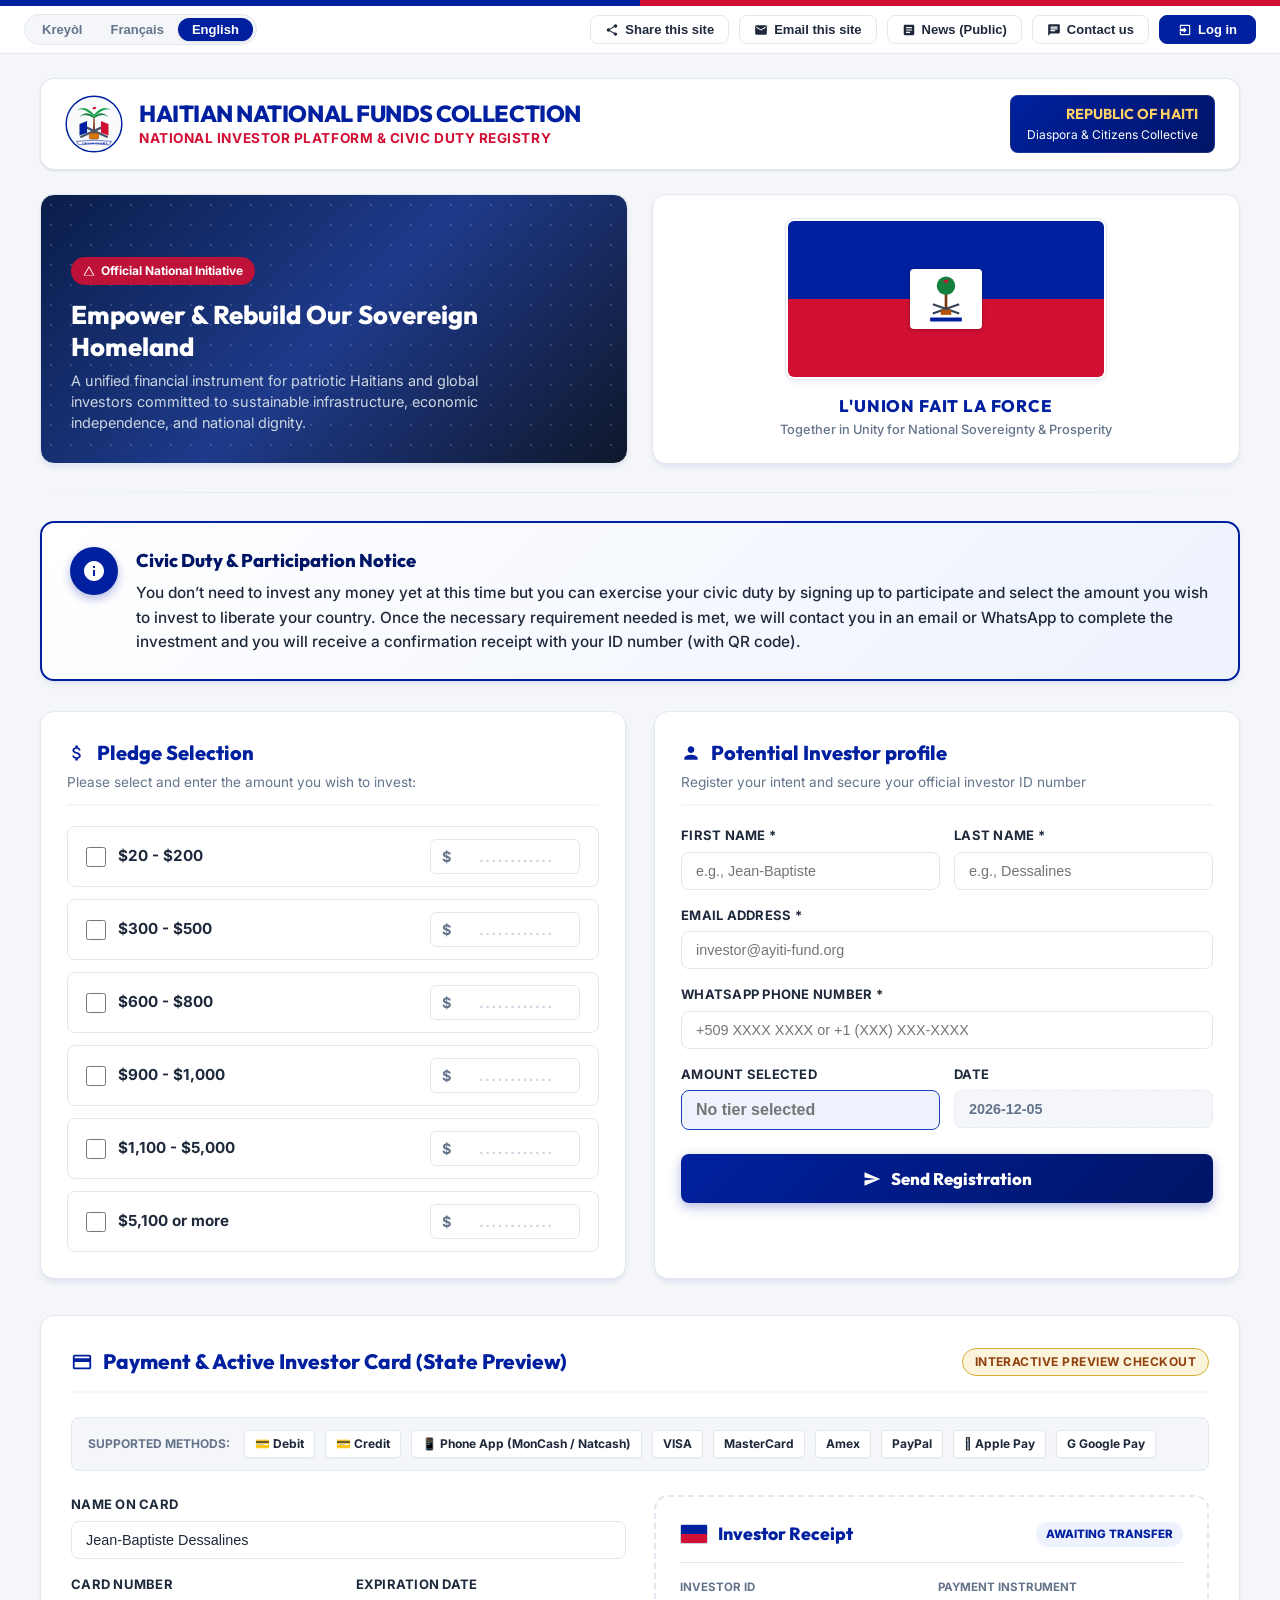
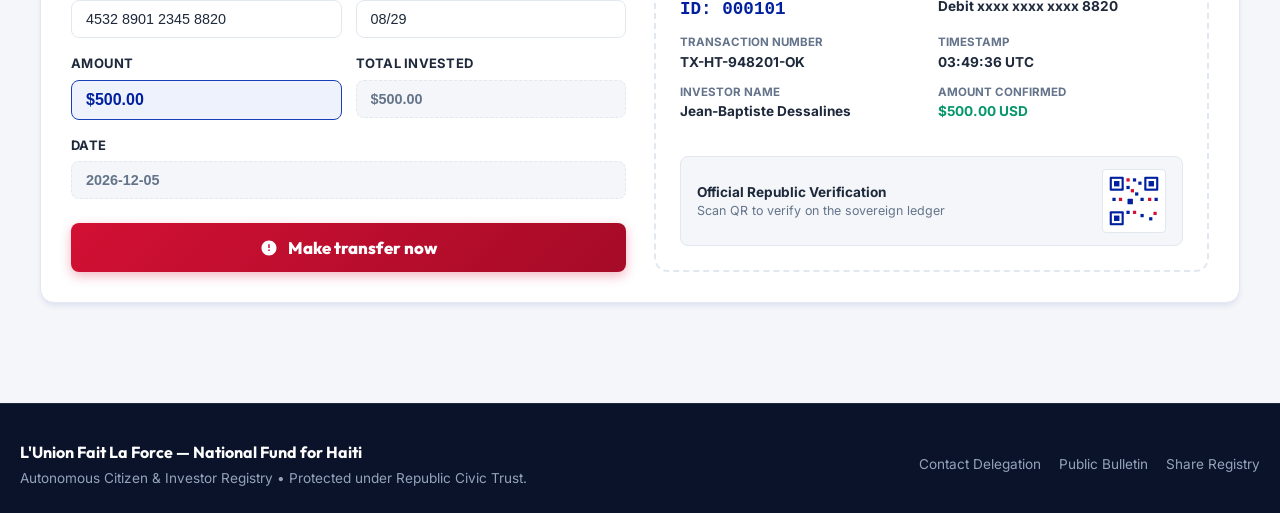
<file: index.html>
<!DOCTYPE html>
<html lang="en">
<head>
  <meta charset="UTF-8" />
  <meta name="viewport" content="width=device-width, initial-scale=1.0" />
  <title>Haitian National Funds Collection & Investor Platform | Fon Nasyonal Pou Ayiti</title>
  <meta name="description" content="Official civic engagement and national fund investment platform for Haiti's reconstruction, economic liberation, and sustainable diaspora development." />
  
  <!-- Google Fonts: Outfit & Inter -->
  <link rel="preconnect" href="https://fonts.googleapis.com" />
  <link rel="preconnect" href="https://fonts.gstatic.com" crossorigin />
  <link href="https://fonts.googleapis.com/css2?family=Inter:wght@300;400;500;600;700;800&family=Outfit:wght@500;600;700;800;900&display=swap" rel="stylesheet" />

  <style>
    :root {
      --haiti-blue: #00209F;
      --haiti-blue-dark: #001566;
      --haiti-blue-light: #1A3EB8;
      --haiti-blue-subtle: #EDF2FD;
      --haiti-red: #D21034;
      --haiti-red-dark: #A50B27;
      --haiti-red-light: #E62A4D;
      --haiti-red-subtle: #FDF1F3;
      --gold-accent: #D4AF37;
      --gold-light: #FBF4DB;
      --success-green: #10B981;
      --success-green-dark: #059669;
      --bg-page: #F4F6F9;
      --card-bg: #FFFFFF;
      --text-main: #1E293B;
      --text-muted: #64748B;
      --text-light: #94A3B8;
      --border-color: #E2E8F0;
      --border-focus: #00209F;
      --shadow-sm: 0 1px 3px rgba(0, 0, 0, 0.07), 0 1px 2px rgba(0, 0, 0, 0.04);
      --shadow-md: 0 4px 6px -1px rgba(0, 32, 159, 0.08), 0 2px 4px -2px rgba(0, 32, 159, 0.04);
      --shadow-lg: 0 12px 24px -4px rgba(0, 32, 159, 0.12), 0 4px 8px -2px rgba(0, 0, 0, 0.06);
      --shadow-glow: 0 0 0 3px rgba(0, 32, 159, 0.2);
      --radius-sm: 6px;
      --radius-md: 8px;
      --radius-lg: 14px;
      --radius-full: 9999px;
      --transition: all 0.25s cubic-bezier(0.4, 0, 0.2, 1);
    }

    * {
      box-sizing: border-box;
      margin: 0;
      padding: 0;
    }

    body {
      font-family: 'Inter', system-ui, -apple-system, sans-serif;
      background-color: var(--bg-page);
      color: var(--text-main);
      line-height: 1.5;
      min-height: 100vh;
      display: flex;
      flex-direction: column;
      -webkit-font-smoothing: antialiased;
    }

    /* Top Tricolor Strip */
    .national-ribbon {
      height: 6px;
      display: flex;
      width: 100%;
    }
    .ribbon-blue { flex: 1; background: var(--haiti-blue); }
    .ribbon-red { flex: 1; background: var(--haiti-red); }

    /* Top Utility Toolbar */
    .top-toolbar {
      background: #FFFFFF;
      border-bottom: 1px solid var(--border-color);
      padding: 8px 24px;
      font-size: 0.875rem;
    }
    .toolbar-container {
      max-width: 1240px;
      margin: 0 auto;
      display: flex;
      justify-content: space-between;
      align-items: center;
      flex-wrap: wrap;
      gap: 12px;
    }
    .lang-selector {
      display: inline-flex;
      background: var(--bg-page);
      padding: 3px;
      border-radius: var(--radius-full);
      border: 1px solid var(--border-color);
    }
    .lang-btn {
      border: none;
      background: transparent;
      padding: 4px 14px;
      font-size: 0.8125rem;
      font-weight: 600;
      color: var(--text-muted);
      border-radius: var(--radius-full);
      cursor: pointer;
      transition: var(--transition);
    }
    .lang-btn.active {
      background: var(--haiti-blue);
      color: #FFFFFF;
      box-shadow: var(--shadow-sm);
    }
    .lang-btn:hover:not(.active) {
      color: var(--haiti-blue);
    }

    .toolbar-actions {
      display: flex;
      align-items: center;
      gap: 10px;
      flex-wrap: wrap;
    }
    .btn-action {
      background: #FFFFFF;
      border: 1px solid var(--border-color);
      color: var(--text-main);
      padding: 6px 14px;
      font-size: 0.8125rem;
      font-weight: 600;
      border-radius: var(--radius-md);
      cursor: pointer;
      display: inline-flex;
      align-items: center;
      gap: 6px;
      transition: var(--transition);
      text-decoration: none;
    }
    .btn-action:hover {
      background: var(--haiti-blue-subtle);
      border-color: var(--haiti-blue-light);
      color: var(--haiti-blue);
    }
    .btn-action svg {
      width: 14px;
      height: 14px;
      fill: currentColor;
    }

    /* Auth area in toolbar */
    .auth-area {
      position: relative;
      display: flex;
      align-items: center;
      gap: 8px;
    }
    .btn-login {
      background: var(--haiti-blue);
      color: #FFFFFF;
      border: 1px solid var(--haiti-blue);
      padding: 6px 18px;
      font-size: 0.8125rem;
      font-weight: 700;
      border-radius: var(--radius-md);
      cursor: pointer;
      transition: var(--transition);
      display: inline-flex;
      align-items: center;
      gap: 6px;
    }
    .btn-login:hover {
      background: var(--haiti-blue-dark);
      box-shadow: var(--shadow-md);
    }
    .btn-logout {
      background: #FFFFFF;
      color: var(--haiti-red);
      border: 1px solid var(--haiti-red);
      padding: 6px 14px;
      font-size: 0.8125rem;
      font-weight: 600;
      border-radius: var(--radius-md);
      cursor: pointer;
      transition: var(--transition);
    }
    .btn-logout:hover {
      background: var(--haiti-red-subtle);
    }
    .btn-myaccount {
      background: var(--haiti-blue);
      color: #FFFFFF;
      border: 1px solid var(--haiti-blue);
      padding: 6px 14px;
      font-size: 0.8125rem;
      font-weight: 700;
      border-radius: var(--radius-md);
      cursor: pointer;
      transition: var(--transition);
      display: inline-flex;
      align-items: center;
      gap: 6px;
    }
    .btn-myaccount.active, .btn-myaccount:hover {
      background: var(--haiti-red);
      border-color: var(--haiti-red);
      box-shadow: 0 0 0 3px rgba(210, 16, 52, 0.25);
    }

    /* Account Dropdown Menu */
    .account-dropdown {
      position: absolute;
      top: calc(100% + 8px);
      right: 0;
      background: #FFFFFF;
      border: 1px solid var(--border-color);
      border-radius: var(--radius-md);
      box-shadow: var(--shadow-lg);
      width: 220px;
      z-index: 1000;
      display: none;
      overflow: hidden;
      animation: fadeInSlide 0.2s ease-out forwards;
    }
    .account-dropdown.show {
      display: block;
    }
    .dropdown-header {
      padding: 10px 14px;
      background: var(--haiti-blue-subtle);
      border-bottom: 1px solid var(--border-color);
      font-size: 0.75rem;
      color: var(--haiti-blue-dark);
      font-weight: 700;
      display: flex;
      justify-content: space-between;
    }
    .dropdown-item {
      display: flex;
      align-items: center;
      gap: 10px;
      width: 100%;
      padding: 10px 16px;
      background: transparent;
      border: none;
      text-align: left;
      font-size: 0.85rem;
      font-weight: 500;
      color: var(--text-main);
      cursor: pointer;
      transition: var(--transition);
    }
    .dropdown-item:hover {
      background: var(--bg-page);
      color: var(--haiti-blue);
      padding-left: 20px;
    }
    .dropdown-item.save-opt {
      color: var(--success-green-dark);
      font-weight: 600;
      border-top: 1px solid var(--border-color);
    }
    .dropdown-item.save-opt:hover {
      background: #ECFDF5;
    }
    .dropdown-item.cancel-opt {
      color: var(--haiti-red);
    }
    .dropdown-item.cancel-opt:hover {
      background: var(--haiti-red-subtle);
    }

    /* Main Container */
    .main-wrapper {
      max-width: 1240px;
      width: 100%;
      margin: 0 auto;
      padding: 24px 20px 60px;
      flex: 1;
    }

    /* Platform Header / Title Bar */
    .platform-header {
      display: flex;
      align-items: center;
      justify-content: space-between;
      gap: 20px;
      margin-bottom: 24px;
      background: #FFFFFF;
      padding: 16px 24px;
      border-radius: var(--radius-lg);
      border: 1px solid var(--border-color);
      box-shadow: var(--shadow-sm);
    }
    .brand-group {
      display: flex;
      align-items: center;
      gap: 16px;
    }
    .emblem-icon-lg {
      width: 58px;
      height: 58px;
      flex-shrink: 0;
    }
    .brand-text h1 {
      font-family: 'Outfit', sans-serif;
      font-size: 1.45rem;
      font-weight: 800;
      color: var(--haiti-blue);
      line-height: 1.2;
      text-transform: uppercase;
      letter-spacing: -0.02em;
    }
    .brand-text p {
      font-size: 0.85rem;
      color: var(--haiti-red);
      font-weight: 700;
      letter-spacing: 0.04em;
      text-transform: uppercase;
    }
    .badge-civic {
      background: linear-gradient(135deg, var(--haiti-blue), var(--haiti-blue-dark));
      color: #FFFFFF;
      padding: 8px 16px;
      border-radius: var(--radius-md);
      text-align: right;
      font-size: 0.75rem;
      border: 1px solid rgba(255, 255, 255, 0.1);
    }
    .badge-civic strong {
      display: block;
      font-size: 0.9rem;
      color: #FFD166;
      font-family: 'Outfit', sans-serif;
    }

    /* Hero Section (2-Column Grid) */
    .hero-section {
      display: grid;
      grid-template-columns: 1fr 1fr;
      gap: 24px;
      margin-bottom: 24px;
    }
    @media (max-width: 860px) {
      .hero-section {
        grid-template-columns: 1fr;
      }
    }

    .hero-card {
      background: var(--card-bg);
      border-radius: var(--radius-lg);
      border: 1px solid var(--border-color);
      box-shadow: var(--shadow-md);
      overflow: hidden;
      position: relative;
      min-height: 270px;
      display: flex;
      flex-direction: column;
    }

    /* Left Hero Photo Placeholder */
    .photo-container {
      background: linear-gradient(135deg, #0A1E4A 0%, #1E3A8A 50%, #0F172A 100%);
      color: #FFFFFF;
      padding: 30px;
      display: flex;
      flex-direction: column;
      justify-content: flex-end;
      position: relative;
      overflow: hidden;
      flex: 1;
    }
    .photo-bg-pattern {
      position: absolute;
      top: 0;
      left: 0;
      right: 0;
      bottom: 0;
      opacity: 0.15;
      background-image: radial-gradient(#FFFFFF 1.5px, transparent 1.5px);
      background-size: 20px 20px;
      pointer-events: none;
    }
    .hero-overlay-badge {
      display: inline-flex;
      align-items: center;
      gap: 6px;
      background: rgba(210, 16, 52, 0.9);
      color: #FFFFFF;
      font-size: 0.75rem;
      font-weight: 700;
      padding: 5px 12px;
      border-radius: var(--radius-full);
      margin-bottom: 14px;
      width: fit-content;
      backdrop-filter: blur(4px);
    }
    .photo-container h2 {
      font-family: 'Outfit', sans-serif;
      font-size: 1.6rem;
      font-weight: 800;
      line-height: 1.25;
      margin-bottom: 8px;
    }
    .photo-container p {
      font-size: 0.9rem;
      color: #CBD5E1;
      max-width: 440px;
      line-height: 1.45;
    }

    /* Right Hero Flag & National Symbol Graphic Container */
    .flag-container {
      background: #FFFFFF;
      padding: 24px;
      display: flex;
      flex-direction: column;
      align-items: center;
      justify-content: center;
      text-align: center;
      position: relative;
    }
    .haiti-flag-graphic {
      width: 100%;
      max-width: 320px;
      height: 160px;
      border-radius: var(--radius-md);
      box-shadow: var(--shadow-md);
      overflow: hidden;
      display: flex;
      flex-direction: column;
      position: relative;
      border: 2px solid #FFFFFF;
      outline: 1px solid var(--border-color);
      margin-bottom: 14px;
    }
    .flag-top-blue {
      flex: 1;
      background-color: var(--haiti-blue);
    }
    .flag-bottom-red {
      flex: 1;
      background-color: var(--haiti-red);
    }
    .flag-emblem-center {
      position: absolute;
      top: 50%;
      left: 50%;
      transform: translate(-50%, -50%);
      width: 72px;
      height: 60px;
      background: #FFFFFF;
      border-radius: 4px;
      padding: 3px;
      box-shadow: 0 1px 4px rgba(0,0,0,0.25);
      display: flex;
      align-items: center;
      justify-content: center;
    }
    .flag-container .motto {
      font-family: 'Outfit', sans-serif;
      font-weight: 800;
      color: var(--haiti-blue);
      font-size: 1.05rem;
      letter-spacing: 0.05em;
      text-transform: uppercase;
    }
    .flag-container .submotto {
      font-size: 0.8rem;
      color: var(--text-muted);
      font-weight: 500;
      margin-top: 2px;
    }

    /* Section Divider */
    .section-divider {
      height: 1px;
      background: linear-gradient(90deg, transparent, var(--border-color) 20%, var(--border-color) 80%, transparent);
      margin: 28px 0;
    }

    /* Dynamic Civic Duty / News Container */
    .dynamic-civic-box {
      background: linear-gradient(135deg, #FFFFFF 0%, var(--haiti-blue-subtle) 100%);
      border: 2px solid var(--haiti-blue);
      border-radius: var(--radius-lg);
      padding: 24px 28px;
      margin-bottom: 30px;
      box-shadow: var(--shadow-md);
      position: relative;
      transition: var(--transition);
    }
    .dynamic-civic-box .civic-content {
      display: flex;
      align-items: flex-start;
      gap: 18px;
    }
    .civic-icon-bubble {
      background: var(--haiti-blue);
      color: #FFFFFF;
      width: 48px;
      height: 48px;
      border-radius: 50%;
      display: flex;
      align-items: center;
      justify-content: center;
      flex-shrink: 0;
      box-shadow: 0 4px 10px rgba(0, 32, 159, 0.3);
    }
    .civic-icon-bubble svg {
      width: 24px;
      height: 24px;
      fill: currentColor;
    }
    .civic-text-wrap h3 {
      font-family: 'Outfit', sans-serif;
      font-size: 1.15rem;
      font-weight: 800;
      color: var(--haiti-blue-dark);
      margin-bottom: 6px;
    }
    .civic-text-wrap p {
      font-size: 0.96rem;
      line-height: 1.6;
      color: #1E293B;
      font-weight: 500;
    }

    /* Investor News & Info Box (Revealed upon Pledge) */
    .news-box-revealed {
      display: none;
      background: #FFFFFF;
      border: 2px solid var(--haiti-blue);
      border-radius: var(--radius-lg);
      padding: 24px 28px;
      margin-bottom: 30px;
      box-shadow: var(--shadow-lg);
      animation: fadeInSlide 0.4s ease-out forwards;
    }
    .news-box-header {
      display: flex;
      justify-content: space-between;
      align-items: center;
      margin-bottom: 18px;
      border-bottom: 1px solid var(--border-color);
      padding-bottom: 12px;
    }
    .news-box-header h3 {
      font-family: 'Outfit', sans-serif;
      font-size: 1.25rem;
      font-weight: 800;
      color: var(--haiti-blue);
      display: flex;
      align-items: center;
      gap: 10px;
    }
    .news-badge-live {
      background: var(--haiti-red);
      color: #FFFFFF;
      font-size: 0.7rem;
      font-weight: 800;
      padding: 4px 10px;
      border-radius: var(--radius-full);
      text-transform: uppercase;
      letter-spacing: 0.05em;
    }
    .news-grid {
      display: grid;
      grid-template-columns: repeat(auto-fit, minmax(280px, 1fr));
      gap: 16px;
    }
    .news-card {
      background: var(--bg-page);
      border: 1px solid var(--border-color);
      border-radius: var(--radius-md);
      padding: 16px;
      transition: var(--transition);
    }
    .news-card:hover {
      border-color: var(--haiti-blue);
      box-shadow: var(--shadow-sm);
      transform: translateY(-2px);
    }
    .news-card-date {
      font-size: 0.75rem;
      font-weight: 700;
      color: var(--haiti-red);
      text-transform: uppercase;
      margin-bottom: 4px;
    }
    .news-card-title {
      font-size: 0.95rem;
      font-weight: 700;
      color: var(--text-main);
      margin-bottom: 6px;
    }
    .news-card-desc {
      font-size: 0.83rem;
      color: var(--text-muted);
      line-height: 1.45;
    }

    /* Main Grid for Forms (2 Column on Desktop) */
    .forms-grid {
      display: grid;
      grid-template-columns: 1fr 1fr;
      gap: 28px;
      margin-bottom: 36px;
    }
    @media (max-width: 900px) {
      .forms-grid {
        grid-template-columns: 1fr;
      }
    }

    .form-panel {
      background: var(--card-bg);
      border: 1px solid var(--border-color);
      border-radius: var(--radius-lg);
      padding: 26px;
      box-shadow: var(--shadow-md);
    }
    .panel-header {
      margin-bottom: 20px;
      padding-bottom: 12px;
      border-bottom: 2px solid var(--bg-page);
    }
    .panel-header h2 {
      font-family: 'Outfit', sans-serif;
      font-size: 1.25rem;
      font-weight: 800;
      color: var(--haiti-blue);
      display: flex;
      align-items: center;
      gap: 10px;
    }
    .panel-header p {
      font-size: 0.85rem;
      color: var(--text-muted);
      margin-top: 4px;
    }

    /* Pledge Rows */
    .pledge-tiers-container {
      display: flex;
      flex-direction: column;
      gap: 12px;
    }
    .tier-row {
      display: flex;
      align-items: center;
      justify-content: space-between;
      gap: 14px;
      background: #FFFFFF;
      border: 1.5px solid var(--border-color);
      border-radius: var(--radius-md);
      padding: 12px 18px;
      transition: var(--transition);
      cursor: pointer;
      user-select: none;
    }
    .tier-row:hover {
      border-color: #94A3B8;
      background: #FAFAFC;
    }
    /* Highlighted State (Haitian Blue or Red Highlight) */
    .tier-row.active-tier {
      border-color: var(--haiti-blue);
      background: var(--haiti-blue-subtle);
      box-shadow: 0 0 0 3px rgba(0, 32, 159, 0.15);
    }
    .tier-row.active-tier:nth-child(even) {
      border-color: var(--haiti-red);
      background: var(--haiti-red-subtle);
      box-shadow: 0 0 0 3px rgba(210, 16, 52, 0.15);
    }

    .tier-label-wrap {
      display: flex;
      align-items: center;
      gap: 12px;
      flex: 1;
    }
    .tier-checkbox {
      width: 20px;
      height: 20px;
      accent-color: var(--haiti-blue);
      cursor: pointer;
    }
    .tier-row:nth-child(even) .tier-checkbox {
      accent-color: var(--haiti-red);
    }
    .tier-range-text {
      font-size: 0.95rem;
      font-weight: 700;
      color: var(--text-main);
    }
    .tier-row.active-tier .tier-range-text {
      color: var(--haiti-blue-dark);
    }
    .tier-row.active-tier:nth-child(even) .tier-range-text {
      color: var(--haiti-red-dark);
    }

    .tier-input-wrap {
      position: relative;
      display: flex;
      align-items: center;
      width: 150px;
    }
    .currency-symbol {
      position: absolute;
      left: 12px;
      font-weight: 700;
      color: var(--text-muted);
      font-size: 0.9rem;
      pointer-events: none;
    }
    .tier-input {
      width: 100%;
      padding: 8px 10px 8px 24px;
      font-size: 0.95rem;
      font-weight: 700;
      border: 1px solid var(--border-color);
      border-radius: var(--radius-sm);
      background: #FFFFFF;
      color: var(--text-main);
      outline: none;
      transition: var(--transition);
      text-align: right;
    }
    .tier-input:focus {
      border-color: var(--haiti-blue);
      box-shadow: 0 0 0 2px rgba(0, 32, 159, 0.2);
    }
    .tier-input::placeholder {
      color: #CBD5E1;
      letter-spacing: 2px;
    }

    /* Investor Profile Form Controls */
    .profile-form {
      display: flex;
      flex-direction: column;
      gap: 16px;
    }
    .form-row {
      display: grid;
      grid-template-columns: 1fr 1fr;
      gap: 14px;
    }
    @media (max-width: 500px) {
      .form-row {
        grid-template-columns: 1fr;
      }
    }
    .form-group {
      display: flex;
      flex-direction: column;
      gap: 6px;
    }
    .form-group label {
      font-size: 0.8125rem;
      font-weight: 700;
      color: var(--text-main);
      text-transform: uppercase;
      letter-spacing: 0.02em;
    }
    .form-group input {
      padding: 10px 14px;
      font-size: 0.9rem;
      border: 1px solid var(--border-color);
      border-radius: var(--radius-md);
      background: #FFFFFF;
      color: var(--text-main);
      outline: none;
      transition: var(--transition);
    }
    .form-group input:focus {
      border-color: var(--haiti-blue);
      box-shadow: 0 0 0 3px rgba(0, 32, 159, 0.15);
    }
    .form-group input[readonly] {
      background: var(--bg-page);
      color: var(--text-muted);
      cursor: not-allowed;
      font-weight: 600;
      border-style: dashed;
    }
    .form-group input.readonly-highlight {
      color: var(--haiti-blue);
      font-weight: 800;
      font-size: 1rem;
      background: var(--haiti-blue-subtle);
      border-color: var(--haiti-blue-light);
      border-style: solid;
    }

    /* Send Button */
    .btn-submit-pledge {
      background: linear-gradient(135deg, var(--haiti-blue) 0%, var(--haiti-blue-dark) 100%);
      color: #FFFFFF;
      border: none;
      padding: 14px 24px;
      font-size: 1.05rem;
      font-family: 'Outfit', sans-serif;
      font-weight: 800;
      border-radius: var(--radius-md);
      cursor: pointer;
      transition: var(--transition);
      display: flex;
      align-items: center;
      justify-content: center;
      gap: 10px;
      box-shadow: 0 4px 12px rgba(0, 32, 159, 0.3);
      margin-top: 8px;
    }
    .btn-submit-pledge:hover {
      background: linear-gradient(135deg, var(--haiti-red) 0%, var(--haiti-red-dark) 100%);
      box-shadow: 0 6px 16px rgba(210, 16, 52, 0.4);
      transform: translateY(-1px);
    }
    .btn-submit-pledge svg {
      width: 18px;
      height: 18px;
      fill: currentColor;
    }

    /* Section 6: Payment & Active Investor Card Section (State Preview) */
    .payment-preview-section {
      background: var(--card-bg);
      border: 1px solid var(--border-color);
      border-radius: var(--radius-lg);
      padding: 30px;
      box-shadow: var(--shadow-md);
      margin-bottom: 40px;
    }
    .payment-header {
      margin-bottom: 24px;
      display: flex;
      justify-content: space-between;
      align-items: center;
      flex-wrap: wrap;
      gap: 12px;
      padding-bottom: 14px;
      border-bottom: 2px solid var(--bg-page);
    }
    .payment-header h2 {
      font-family: 'Outfit', sans-serif;
      font-size: 1.3rem;
      font-weight: 800;
      color: var(--haiti-blue);
      display: flex;
      align-items: center;
      gap: 10px;
    }
    .payment-header .state-tag {
      background: var(--gold-light);
      color: #92400E;
      border: 1px solid var(--gold-accent);
      padding: 4px 12px;
      border-radius: var(--radius-full);
      font-size: 0.75rem;
      font-weight: 700;
      text-transform: uppercase;
      letter-spacing: 0.04em;
    }

    /* Supported Payment Badges Bar */
    .payment-badges-bar {
      display: flex;
      align-items: center;
      gap: 10px;
      flex-wrap: wrap;
      margin-bottom: 24px;
      padding: 12px 16px;
      background: var(--bg-page);
      border-radius: var(--radius-md);
      border: 1px solid var(--border-color);
    }
    .badges-label {
      font-size: 0.75rem;
      font-weight: 700;
      color: var(--text-muted);
      text-transform: uppercase;
      margin-right: 4px;
    }
    .pay-badge {
      background: #FFFFFF;
      border: 1px solid var(--border-color);
      border-radius: 4px;
      padding: 4px 10px;
      font-size: 0.75rem;
      font-weight: 700;
      color: var(--text-main);
      display: inline-flex;
      align-items: center;
      gap: 5px;
      box-shadow: 0 1px 2px rgba(0,0,0,0.04);
    }
    .pay-badge svg {
      height: 14px;
      width: auto;
    }

    /* Payment Form & Receipt Grid */
    .payment-grid {
      display: grid;
      grid-template-columns: 1fr 1fr;
      gap: 28px;
    }
    @media (max-width: 860px) {
      .payment-grid {
        grid-template-columns: 1fr;
      }
    }

    .payment-form-box {
      display: flex;
      flex-direction: column;
      gap: 16px;
    }
    .btn-transfer {
      background: linear-gradient(135deg, var(--haiti-red) 0%, var(--haiti-red-dark) 100%);
      color: #FFFFFF;
      border: none;
      padding: 14px 24px;
      font-size: 1.05rem;
      font-family: 'Outfit', sans-serif;
      font-weight: 800;
      border-radius: var(--radius-md);
      cursor: pointer;
      transition: var(--transition);
      display: flex;
      align-items: center;
      justify-content: center;
      gap: 10px;
      box-shadow: 0 4px 12px rgba(210, 16, 52, 0.3);
      margin-top: 8px;
    }
    .btn-transfer:hover {
      background: linear-gradient(135deg, var(--haiti-blue) 0%, var(--haiti-blue-dark) 100%);
      box-shadow: 0 6px 16px rgba(0, 32, 159, 0.35);
    }
    .btn-transfer.success {
      background: linear-gradient(135deg, var(--success-green) 0%, var(--success-green-dark) 100%) !important;
      box-shadow: 0 4px 14px rgba(16, 185, 129, 0.4) !important;
      cursor: default;
    }

    /* Receipt Preview Card */
    .receipt-container {
      background: #FFFFFF;
      border: 2px dashed var(--border-color);
      border-radius: var(--radius-lg);
      padding: 24px;
      position: relative;
      display: flex;
      flex-direction: column;
      justify-content: space-between;
      transition: var(--transition);
    }
    .receipt-container.active-receipt {
      border: 2px solid var(--success-green);
      background: #FFFFFF;
      box-shadow: var(--shadow-lg);
    }
    .receipt-top-banner {
      display: flex;
      justify-content: space-between;
      align-items: center;
      border-bottom: 1px solid var(--border-color);
      padding-bottom: 14px;
      margin-bottom: 16px;
    }
    .receipt-title {
      font-family: 'Outfit', sans-serif;
      font-size: 1.1rem;
      font-weight: 800;
      color: var(--haiti-blue);
    }
    .receipt-status-pill {
      background: var(--haiti-blue-subtle);
      color: var(--haiti-blue);
      font-size: 0.72rem;
      font-weight: 800;
      padding: 4px 10px;
      border-radius: var(--radius-full);
      text-transform: uppercase;
    }
    .receipt-status-pill.verified {
      background: #D1FAE5;
      color: #065F46;
    }

    .receipt-meta-grid {
      display: grid;
      grid-template-columns: 1fr 1fr;
      gap: 12px;
      font-size: 0.85rem;
      margin-bottom: 18px;
    }
    .receipt-meta-item .meta-label {
      font-size: 0.72rem;
      text-transform: uppercase;
      font-weight: 700;
      color: var(--text-muted);
      display: block;
    }
    .receipt-meta-item .meta-val {
      font-weight: 700;
      color: var(--text-main);
    }
    .receipt-meta-item .meta-val.id-highlight {
      color: var(--haiti-blue);
      font-size: 1.1rem;
      font-family: monospace;
    }

    .receipt-qr-section {
      display: flex;
      align-items: center;
      justify-content: space-between;
      background: var(--bg-page);
      border-radius: var(--radius-md);
      padding: 12px 16px;
      border: 1px solid var(--border-color);
    }
    .qr-text-info {
      font-size: 0.78rem;
      color: var(--text-muted);
    }
    .qr-text-info strong {
      display: block;
      color: var(--text-main);
      font-size: 0.85rem;
    }
    .qr-code-svg {
      width: 64px;
      height: 64px;
      background: #FFFFFF;
      padding: 4px;
      border-radius: 4px;
      border: 1px solid var(--border-color);
    }

    /* Modal System */
    .modal-overlay {
      position: fixed;
      top: 0;
      left: 0;
      right: 0;
      bottom: 0;
      background: rgba(15, 23, 42, 0.65);
      backdrop-filter: blur(5px);
      display: none;
      align-items: center;
      justify-content: center;
      z-index: 2000;
      padding: 20px;
      animation: fadeIn 0.2s ease-out;
    }
    .modal-overlay.active {
      display: flex;
    }
    .modal-card {
      background: #FFFFFF;
      border-radius: var(--radius-lg);
      max-width: 480px;
      width: 100%;
      box-shadow: 0 25px 50px -12px rgba(0, 0, 0, 0.25);
      border: 1px solid var(--border-color);
      overflow: hidden;
      animation: scaleUp 0.25s cubic-bezier(0.16, 1, 0.3, 1);
    }
    .modal-header {
      padding: 18px 24px;
      background: var(--haiti-blue);
      color: #FFFFFF;
      display: flex;
      justify-content: space-between;
      align-items: center;
    }
    .modal-header.red-theme {
      background: var(--haiti-red);
    }
    .modal-header h3 {
      font-family: 'Outfit', sans-serif;
      font-size: 1.2rem;
      font-weight: 700;
      display: flex;
      align-items: center;
      gap: 8px;
    }
    .modal-close-btn {
      background: transparent;
      border: none;
      color: #FFFFFF;
      font-size: 1.5rem;
      line-height: 1;
      cursor: pointer;
      opacity: 0.8;
      transition: var(--transition);
    }
    .modal-close-btn:hover {
      opacity: 1;
      transform: scale(1.1);
    }
    .modal-body {
      padding: 24px;
    }
    .modal-footer {
      padding: 14px 24px;
      background: var(--bg-page);
      border-top: 1px solid var(--border-color);
      display: flex;
      justify-content: flex-end;
      gap: 10px;
    }

    /* Confirmation Modal Specifics */
    .confirmation-emblem-wrap {
      text-align: center;
      margin-bottom: 16px;
    }
    .confirmation-id-badge {
      background: var(--haiti-blue-subtle);
      border: 2px dashed var(--haiti-blue);
      border-radius: var(--radius-md);
      padding: 12px;
      text-align: center;
      margin: 16px 0;
    }
    .confirmation-id-badge .id-label {
      font-size: 0.75rem;
      text-transform: uppercase;
      font-weight: 800;
      color: var(--text-muted);
      letter-spacing: 0.05em;
    }
    .confirmation-id-badge .id-val {
      font-family: 'Outfit', monospace;
      font-size: 1.8rem;
      font-weight: 900;
      color: var(--haiti-blue);
      letter-spacing: 0.05em;
    }
    .confirmation-copy {
      font-size: 0.92rem;
      line-height: 1.55;
      color: #334155;
      text-align: center;
    }

    /* Notification Toast */
    .toast-container {
      position: fixed;
      bottom: 24px;
      right: 24px;
      z-index: 3000;
      display: flex;
      flex-direction: column;
      gap: 10px;
      pointer-events: none;
    }
    .toast-msg {
      background: #1E293B;
      color: #FFFFFF;
      padding: 12px 20px;
      border-radius: var(--radius-md);
      box-shadow: var(--shadow-lg);
      font-size: 0.875rem;
      font-weight: 600;
      display: flex;
      align-items: center;
      gap: 10px;
      pointer-events: auto;
      animation: slideInRight 0.3s ease-out;
      border-left: 4px solid var(--haiti-blue);
    }
    .toast-msg.success {
      border-left-color: var(--success-green);
    }
    .toast-msg.danger {
      border-left-color: var(--haiti-red);
    }

    /* Footer */
    footer {
      background: #0B132B;
      color: #94A3B8;
      padding: 36px 20px 24px;
      font-size: 0.85rem;
      border-top: 1px solid #1E293B;
      margin-top: auto;
    }
    .footer-content {
      max-width: 1240px;
      margin: 0 auto;
      display: flex;
      justify-content: space-between;
      align-items: center;
      flex-wrap: wrap;
      gap: 20px;
    }
    .footer-motto {
      color: #FFFFFF;
      font-family: 'Outfit', sans-serif;
      font-weight: 700;
      font-size: 1rem;
    }
    .footer-links {
      display: flex;
      gap: 18px;
    }
    .footer-links a {
      color: #94A3B8;
      text-decoration: none;
      transition: var(--transition);
    }
    .footer-links a:hover {
      color: #FFFFFF;
    }

    /* Animations */
    @keyframes fadeIn {
      from { opacity: 0; }
      to { opacity: 1; }
    }
    @keyframes scaleUp {
      from { opacity: 0; transform: scale(0.95); }
      to { opacity: 1; transform: scale(1); }
    }
    @keyframes fadeInSlide {
      from { opacity: 0; transform: translateY(-8px); }
      to { opacity: 1; transform: translateY(0); }
    }
    @keyframes slideInRight {
      from { opacity: 0; transform: translateX(20px); }
      to { opacity: 1; transform: translateX(0); }
    }
  </style>
</head>
<body>

  <!-- Top Tricolor Ribbon -->
  <div class="national-ribbon">
    <div class="ribbon-blue"></div>
    <div class="ribbon-red"></div>
  </div>

  <!-- Top Utility Toolbar -->
  <header class="top-toolbar">
    <div class="toolbar-container">
      <!-- Language Selector -->
      <div class="lang-selector" role="group" aria-label="Language selection">
        <button type="button" class="lang-btn" onclick="setLanguage('ht')" id="lang-ht">Kreyòl</button>
        <button type="button" class="lang-btn" onclick="setLanguage('fr')" id="lang-fr">Français</button>
        <button type="button" class="lang-btn active" onclick="setLanguage('en')" id="lang-en">English</button>
      </div>

      <!-- Action Buttons & Login Area -->
      <div class="toolbar-actions">
        <button type="button" class="btn-action" onclick="handleShareSite()" title="Share this platform">
          <svg viewBox="0 0 24 24"><path d="M18 16.08c-.76 0-1.44.3-1.96.77L8.91 12.7c.05-.23.09-.46.09-.7s-.04-.47-.09-.7l7.05-4.11c.54.5 1.25.81 2.04.81 1.66 0 3-1.34 3-3s-1.34-3-3-3-3 1.34-3 3c0 .24.04.47.09.7L8.04 9.81C7.5 9.31 6.79 9 6 9c-1.66 0-3 1.34-3 3s1.34 3 3 3c.79 0 1.5-.31 2.04-.81l7.12 4.16c-.05.21-.08.43-.08.65 0 1.61 1.31 2.92 2.92 2.92s2.92-1.31 2.92-2.92c0-1.61-1.31-2.92-2.92-2.92z"/></svg>
          <span id="txt-share">Share this site</span>
        </button>

        <button type="button" class="btn-action" onclick="handleEmailSite()" title="Email site link">
          <svg viewBox="0 0 24 24"><path d="M20 4H4c-1.1 0-1.99.9-1.99 2L2 18c0 1.1.9 2 2 2h16c1.1 0 2-.9 2-2V6c0-1.1-.9-2-2-2zm0 4l-8 5-8-5V6l8 5 8-5v2z"/></svg>
          <span id="txt-email">Email this site</span>
        </button>

        <button type="button" class="btn-action" onclick="scrollToNews()" title="View public announcements">
          <svg viewBox="0 0 24 24"><path d="M19 3H5c-1.1 0-2 .9-2 2v14c0 1.1.9 2 2 2h14c1.1 0 2-.9 2-2V5c0-1.1-.9-2-2-2zm-5 14H7v-2h7v2zm3-4H7v-2h10v2zm0-4H7V7h10v2z"/></svg>
          <span id="txt-news">News (Public)</span>
        </button>

        <button type="button" class="btn-action" onclick="openContactModal()" title="Contact our delegation">
          <svg viewBox="0 0 24 24"><path d="M20 2H4c-1.1 0-1.99.9-1.99 2L2 22l4-4h14c1.1 0 2-.9 2-2V4c0-1.1-.9-2-2-2zM6 9h12v2H6V9zm8 5H6v-2h8v2zm4-6H6V6h12v2z"/></svg>
          <span id="txt-contact">Contact us</span>
        </button>

        <!-- Dynamic Auth State Area -->
        <div class="auth-area">
          <!-- Default: Log in Button -->
          <button type="button" class="btn-login" id="btnLogin" onclick="openLoginModal()">
            <svg style="width:14px;height:14px;" viewBox="0 0 24 24"><path fill="currentColor" d="M10 17v-3H3v-4h7V7l5 5-5 5zm9-14H5c-1.1 0-2 .9-2 2v4h2V5h14v14H5v-4H3v4c0 1.1.9 2 2 2h14c1.1 0 2-.9 2-2V5c0-1.1-.9-2-2-2z"/></svg>
            <span id="txt-login">Log in</span>
          </button>

          <!-- Logged In Controls (Hidden by default) -->
          <button type="button" class="btn-myaccount" id="btnMyAccount" style="display:none;" onclick="toggleAccountDropdown()">
            <svg style="width:14px;height:14px;" viewBox="0 0 24 24"><path fill="currentColor" d="M12 12c2.21 0 4-1.79 4-4s-1.79-4-4-4-4 1.79-4 4 1.79 4 4 4zm0 2c-2.67 0-8 1.34-8 4v2h16v-2c0-2.66-5.33-4-8-4z"/></svg>
            <span>My Account</span>
            <svg style="width:10px;height:10px;margin-left:2px;" viewBox="0 0 24 24"><path fill="currentColor" d="M7 10l5 5 5-5z"/></svg>
          </button>

          <button type="button" class="btn-logout" id="btnLogout" style="display:none;" onclick="handleLogout()">
            Log out
          </button>

          <!-- Account Dropdown Menu -->
          <div class="account-dropdown" id="accountDropdown">
            <div class="dropdown-header">
              <span>ACTIVE INVESTOR</span>
              <span id="loggedIdDisplay">ID: ------</span>
            </div>
            <button type="button" class="dropdown-item" onclick="accountAction('edit')">
              <svg style="width:14px;height:14px;" viewBox="0 0 24 24"><path fill="currentColor" d="M3 17.25V21h3.75L17.81 9.94l-3.75-3.75L3 17.25zM20.71 7.04c.39-.39.39-1.02 0-1.41l-2.34-2.34c-.39-.39-1.02-.39-1.41 0l-1.83 1.83 3.75 3.75 1.83-1.83z"/></svg>
              Edit Profile
            </button>
            <button type="button" class="dropdown-item cancel-opt" onclick="accountAction('cancel')">
              <svg style="width:14px;height:14px;" viewBox="0 0 24 24"><path fill="currentColor" d="M19 6.41L17.59 5 12 10.59 6.41 5 5 6.41 10.59 12 5 17.59 6.41 19 12 13.41 17.59 19 19 17.59 13.41 12z"/></svg>
              Clear / Cancel
            </button>
            <button type="button" class="dropdown-item save-opt" onclick="accountAction('save')">
              <svg style="width:14px;height:14px;" viewBox="0 0 24 24"><path fill="currentColor" d="M9 16.2L4.8 12l-1.4 1.4L9 19 21 7l-1.4-1.4L9 16.2z"/></svg>
              Save changes
            </button>
          </div>
        </div>
      </div>
    </div>
  </header>

  <!-- Main Container -->
  <main class="main-wrapper">
    
    <!-- Platform Header & Brand -->
    <div class="platform-header">
      <div class="brand-group">
        <!-- Official Haitian Coat of Arms Emblem SVG -->
        <svg class="emblem-icon-lg" viewBox="0 0 100 100" xmlns="http://www.w3.org/2000/svg">
          <circle cx="50" cy="50" r="48" fill="#F8FAFC" stroke="#00209F" stroke-width="2.5"/>
          <!-- Palm Tree Trunk & Fronds -->
          <path d="M48 68 L52 68 L51 40 L49 40 Z" fill="#78350F"/>
          <path d="M50 40 Q35 30 25 38 Q38 25 50 38 Q62 25 75 38 Q65 30 50 40 Z" fill="#15803D"/>
          <path d="M50 38 Q30 18 18 28 Q34 14 50 34 Q66 14 82 28 Q70 18 50 38 Z" fill="#16A34A"/>
          <!-- Cap of Liberty (Phrygian Cap) on Top of Palm -->
          <path d="M47 24 Q50 18 54 22 Q52 26 47 24 Z" fill="#D21034"/>
          <!-- Crossed Cannons -->
          <line x1="28" y1="72" x2="72" y2="52" stroke="#475569" stroke-width="4" stroke-linecap="round"/>
          <line x1="72" y1="72" x2="28" y2="52" stroke="#475569" stroke-width="4" stroke-linecap="round"/>
          <!-- Flags on sides -->
          <path d="M25 50 L38 45 L38 65 L25 70 Z" fill="#00209F"/>
          <path d="M75 50 L62 45 L62 65 L75 70 Z" fill="#D21034"/>
          <!-- Drum and Base Trophy -->
          <rect x="42" y="66" width="16" height="10" rx="2" fill="#D97706" stroke="#92400E" stroke-width="1"/>
          <!-- White Banner at bottom with Motto -->
          <path d="M20 80 Q50 76 80 80 L76 86 Q50 82 24 86 Z" fill="#FFFFFF" stroke="#00209F" stroke-width="1"/>
          <text x="50" y="84" font-family="'Inter', sans-serif" font-size="3.5" font-weight="900" fill="#00209F" text-anchor="middle">L'UNION FAIT LA FORCE</text>
        </svg>

        <div class="brand-text">
          <h1>Haitian National Funds Collection</h1>
          <p>National Investor Platform & Civic Duty Registry</p>
        </div>
      </div>

      <div class="badge-civic">
        <strong>REPUBLIC OF HAITI</strong>
        <span>Diaspora & Citizens Collective</span>
      </div>
    </div>

    <!-- 2. Hero Section (Two-Column Grid) -->
    <section class="hero-section" aria-label="Hero Introduction">
      <!-- Left Side: Photo Placeholder Container -->
      <div class="hero-card photo-container">
        <div class="photo-bg-pattern"></div>
        <div class="hero-overlay-badge">
          <svg style="width:12px;height:12px;" viewBox="0 0 24 24"><path fill="currentColor" d="M12 2L1 21h22L12 2zm0 3.45l8.28 14.55H3.72L12 5.45z"/></svg>
          Official National Initiative
        </div>
        <h2>Empower & Rebuild Our Sovereign Homeland</h2>
        <p>A unified financial instrument for patriotic Haitians and global investors committed to sustainable infrastructure, economic independence, and national dignity.</p>
      </div>

      <!-- Right Side: Haitian Flag Graphic / Container -->
      <div class="hero-card flag-container">
        <div class="haiti-flag-graphic" title="Drapeau d'Haïti / Haitian Flag">
          <div class="flag-top-blue"></div>
          <div class="flag-bottom-red"></div>
          <div class="flag-emblem-center">
            <!-- Miniature Haitian Emblem on Flag -->
            <svg viewBox="0 0 100 80" style="width:100%;height:100%;">
              <rect width="100" height="80" fill="#FFFFFF"/>
              <!-- Palm Tree -->
              <line x1="50" y1="20" x2="50" y2="60" stroke="#78350F" stroke-width="4"/>
              <circle cx="50" cy="20" r="14" fill="#15803D"/>
              <polygon points="46,12 54,10 52,16 46,14" fill="#D21034"/>
              <!-- Weapons & Drum Base -->
              <line x1="30" y1="62" x2="70" y2="48" stroke="#334155" stroke-width="3"/>
              <line x1="70" y1="62" x2="30" y2="48" stroke="#334155" stroke-width="3"/>
              <rect x="42" y="56" width="16" height="8" fill="#B45309"/>
              <rect x="26" y="68" width="48" height="6" fill="#00209F" rx="1"/>
            </svg>
          </div>
        </div>
        <div class="motto">L'Union Fait La Force</div>
        <div class="submotto">Together in Unity for National Sovereignty & Prosperity</div>
      </div>
    </section>

    <!-- Clean Horizontal Divider -->
    <div class="section-divider"></div>

    <!-- 3. Dynamic Civic Duty / News Container -->
    <!-- Default State: Informational Civic Duty Container -->
    <section class="dynamic-civic-box" id="civicDutyContainer" aria-live="polite">
      <div class="civic-content">
        <div class="civic-icon-bubble">
          <svg viewBox="0 0 24 24"><path d="M12 2C6.48 2 2 6.48 2 12s4.48 10 10 10 10-4.48 10-10S17.52 2 12 2zm1 15h-2v-6h2v6zm0-8h-2V7h2v2z"/></svg>
        </div>
        <div class="civic-text-wrap">
          <h3>Civic Duty & Participation Notice</h3>
          <p id="civicNoticeText">
            You don’t need to invest any money yet at this time but you can exercise your civic duty by signing up to participate and select the amount you wish to invest to liberate your country. Once the necessary requirement needed is met, we will contact you in an email or WhatsApp to complete the investment and you will receive a confirmation receipt with your ID number (with QR code).
          </p>
        </div>
      </div>
    </section>

    <!-- Swapped State: Investors News and Information (Shown after Send) -->
    <section class="news-box-revealed" id="investorNewsBox" aria-live="polite">
      <div class="news-box-header">
        <h3>
          <svg style="width:22px;height:22px;" viewBox="0 0 24 24"><path fill="currentColor" d="M19 3H5c-1.1 0-2 .9-2 2v14c0 1.1.9 2 2 2h14c1.1 0 2-.9 2-2V5c0-1.1-.9-2-2-2zm-5 14H7v-2h7v2zm3-4H7v-2h10v2zm0-4H7V7h10v2z"/></svg>
          Investors News and Information
        </h3>
        <span class="news-badge-live">Official Updates</span>
      </div>
      <div class="news-grid">
        <article class="news-card">
          <div class="news-card-date">Phase 1 Briefing • Active</div>
          <h4 class="news-card-title">Threshold Milestones & Escrow Setup</h4>
          <p class="news-card-desc">The National Advisory Council has formalized international fiduciary accounts. Pledge targets for initial energy grid restoration are currently at 42% of required commitments.</p>
        </article>
        <article class="news-card">
          <div class="news-card-date">Diaspora Bulletin • 2026</div>
          <h4 class="news-card-title">Encrypted WhatsApp & Email Channels</h4>
          <p class="news-card-desc">All registered investors will receive verification notices directly from the verified Republic Registry. Ensure your 6-digit ID remains confidential for secondary validation.</p>
        </article>
        <article class="news-card">
          <div class="news-card-date">Transparency Report • Bi-Weekly</div>
          <h4 class="news-card-title">Civic Oversight Board Convened</h4>
          <p class="news-card-desc">Independent civic auditors and diaspora representatives have completed the preliminary framework for capital protection and return-on-sovereignty governance.</p>
        </article>
      </div>
    </section>

    <!-- Forms Row: Interactive Pledge Form (Left) & Investor Profile Form (Right) -->
    <div class="forms-grid">
      
      <!-- 4. Interactive Pledge Form -->
      <section class="form-panel" aria-labelledby="pledge-title">
        <div class="panel-header">
          <h2 id="pledge-title">
            <svg style="width:20px;height:20px;" viewBox="0 0 24 24"><path fill="currentColor" d="M11.8 10.9c-2.27-.59-3-1.2-3-2.15 0-1.09 1.01-1.85 2.7-1.85 1.78 0 2.44.85 2.5 2.1h2.21c-.07-1.72-1.12-3.3-3.21-3.81V3h-3v2.16c-1.94.42-3.5 1.68-3.5 3.61 0 2.31 1.91 3.46 4.7 4.13 2.5.6 3 1.48 3 2.41 0 .69-.49 1.79-2.7 1.79-2.06 0-2.87-.92-2.98-2.1h-2.2c.12 2.19 1.76 3.42 3.68 3.83V21h3v-2.15c1.95-.37 3.5-1.5 3.5-3.55 0-2.84-2.43-3.81-4.7-4.4z"/></svg>
            Pledge Selection
          </h2>
          <p>Please select and enter the amount you wish to invest:</p>
        </div>

        <div class="pledge-tiers-container" id="pledgeContainer">
          <!-- Row 1: $20 - $200 -->
          <div class="tier-row" data-tier="1" data-min="20" data-max="200" onclick="handleRowClick(1)">
            <div class="tier-label-wrap">
              <input type="checkbox" class="tier-checkbox" id="check-tier-1" onchange="handleCheckboxToggle(1, this.checked)" onclick="event.stopPropagation()" />
              <label for="check-tier-1" class="tier-range-text" onclick="event.stopPropagation()">$20 - $200</label>
            </div>
            <div class="tier-input-wrap">
              <span class="currency-symbol">$</span>
              <input type="number" class="tier-input" id="input-tier-1" min="20" max="200" placeholder="............" oninput="handleInputPledge(1, this.value)" onclick="event.stopPropagation()" />
            </div>
          </div>

          <!-- Row 2: $300 - $500 -->
          <div class="tier-row" data-tier="2" data-min="300" data-max="500" onclick="handleRowClick(2)">
            <div class="tier-label-wrap">
              <input type="checkbox" class="tier-checkbox" id="check-tier-2" onchange="handleCheckboxToggle(2, this.checked)" onclick="event.stopPropagation()" />
              <label for="check-tier-2" class="tier-range-text" onclick="event.stopPropagation()">$300 - $500</label>
            </div>
            <div class="tier-input-wrap">
              <span class="currency-symbol">$</span>
              <input type="number" class="tier-input" id="input-tier-2" min="300" max="500" placeholder="............" oninput="handleInputPledge(2, this.value)" onclick="event.stopPropagation()" />
            </div>
          </div>

          <!-- Row 3: $600 - $800 -->
          <div class="tier-row" data-tier="3" data-min="600" data-max="800" onclick="handleRowClick(3)">
            <div class="tier-label-wrap">
              <input type="checkbox" class="tier-checkbox" id="check-tier-3" onchange="handleCheckboxToggle(3, this.checked)" onclick="event.stopPropagation()" />
              <label for="check-tier-3" class="tier-range-text" onclick="event.stopPropagation()">$600 - $800</label>
            </div>
            <div class="tier-input-wrap">
              <span class="currency-symbol">$</span>
              <input type="number" class="tier-input" id="input-tier-3" min="600" max="800" placeholder="............" oninput="handleInputPledge(3, this.value)" onclick="event.stopPropagation()" />
            </div>
          </div>

          <!-- Row 4: $900 - $1,000 -->
          <div class="tier-row" data-tier="4" data-min="900" data-max="1000" onclick="handleRowClick(4)">
            <div class="tier-label-wrap">
              <input type="checkbox" class="tier-checkbox" id="check-tier-4" onchange="handleCheckboxToggle(4, this.checked)" onclick="event.stopPropagation()" />
              <label for="check-tier-4" class="tier-range-text" onclick="event.stopPropagation()">$900 - $1,000</label>
            </div>
            <div class="tier-input-wrap">
              <span class="currency-symbol">$</span>
              <input type="number" class="tier-input" id="input-tier-4" min="900" max="1000" placeholder="............" oninput="handleInputPledge(4, this.value)" onclick="event.stopPropagation()" />
            </div>
          </div>

          <!-- Row 5: $1,100 - $5,000 -->
          <div class="tier-row" data-tier="5" data-min="1100" data-max="5000" onclick="handleRowClick(5)">
            <div class="tier-label-wrap">
              <input type="checkbox" class="tier-checkbox" id="check-tier-5" onchange="handleCheckboxToggle(5, this.checked)" onclick="event.stopPropagation()" />
              <label for="check-tier-5" class="tier-range-text" onclick="event.stopPropagation()">$1,100 - $5,000</label>
            </div>
            <div class="tier-input-wrap">
              <span class="currency-symbol">$</span>
              <input type="number" class="tier-input" id="input-tier-5" min="1100" max="5000" placeholder="............" oninput="handleInputPledge(5, this.value)" onclick="event.stopPropagation()" />
            </div>
          </div>

          <!-- Row 6: $5,100 or more -->
          <div class="tier-row" data-tier="6" data-min="5100" data-max="1000000" onclick="handleRowClick(6)">
            <div class="tier-label-wrap">
              <input type="checkbox" class="tier-checkbox" id="check-tier-6" onchange="handleCheckboxToggle(6, this.checked)" onclick="event.stopPropagation()" />
              <label for="check-tier-6" class="tier-range-text" onclick="event.stopPropagation()">$5,100 or more</label>
            </div>
            <div class="tier-input-wrap">
              <span class="currency-symbol">$</span>
              <input type="number" class="tier-input" id="input-tier-6" min="5100" placeholder="............" oninput="handleInputPledge(6, this.value)" onclick="event.stopPropagation()" />
            </div>
          </div>
        </div>
      </section>

      <!-- 5. Potential Investor Profile Form -->
      <section class="form-panel" aria-labelledby="profile-title">
        <div class="panel-header">
          <h2 id="profile-title">
            <svg style="width:20px;height:20px;" viewBox="0 0 24 24"><path fill="currentColor" d="M12 12c2.21 0 4-1.79 4-4s-1.79-4-4-4-4 1.79-4 4 1.79 4 4 4zm0 2c-2.67 0-8 1.34-8 4v2h16v-2c0-2.66-5.33-4-8-4z"/></svg>
            Potential Investor profile
          </h2>
          <p>Register your intent and secure your official investor ID number</p>
        </div>

        <form class="profile-form" id="investorProfileForm" onsubmit="handleSendPledge(event)">
          <div class="form-row">
            <div class="form-group">
              <label for="firstName">First name *</label>
              <input type="text" id="firstName" placeholder="e.g., Jean-Baptiste" required />
            </div>
            <div class="form-group">
              <label for="lastName">Last name *</label>
              <input type="text" id="lastName" placeholder="e.g., Dessalines" required />
            </div>
          </div>

          <div class="form-group">
            <label for="emailAddr">Email address *</label>
            <input type="email" id="emailAddr" placeholder="investor@ayiti-fund.org" required />
          </div>

          <div class="form-group">
            <label for="whatsappPhone">WhatsApp phone number *</label>
            <input type="tel" id="whatsappPhone" placeholder="+509 XXXX XXXX or +1 (XXX) XXX-XXXX" required />
          </div>

          <div class="form-row">
            <div class="form-group">
              <label for="amountSelected">Amount selected</label>
              <input type="text" id="amountSelected" class="readonly-highlight" readonly placeholder="No tier selected" />
            </div>
            <div class="form-group">
              <label for="regDate">Date</label>
              <input type="text" id="regDate" readonly />
            </div>
          </div>

          <button type="submit" class="btn-submit-pledge" id="btnSendPledge">
            <svg viewBox="0 0 24 24"><path d="M2.01 21L23 12 2.01 3 2 10l15 2-15 2z"/></svg>
            <span>Send Registration</span>
          </button>
        </form>
      </section>

    </div>

    <!-- 6. Payment & Active Investor Card Section (State Preview) -->
    <section class="payment-preview-section" id="paymentSection">
      <div class="payment-header">
        <h2>
          <svg style="width:22px;height:22px;" viewBox="0 0 24 24"><path fill="currentColor" d="M20 4H4c-1.11 0-1.99.89-1.99 2L2 18c0 1.11.89 2 2 2h16c1.11 0 2-.89 2-2V6c0-1.11-.89-2-2-2zm0 14H4v-6h16v6zm0-10H4V6h16v2z"/></svg>
          Payment & Active Investor Card (State Preview)
        </h2>
        <span class="state-tag">Interactive Preview Checkout</span>
      </div>

      <!-- Supported Payment Badges -->
      <div class="payment-badges-bar">
        <span class="badges-label">Supported Methods:</span>
        <span class="pay-badge">💳 Debit</span>
        <span class="pay-badge">💳 Credit</span>
        <span class="pay-badge">📱 Phone App (MonCash / Natcash)</span>
        <span class="pay-badge"><strong>VISA</strong></span>
        <span class="pay-badge"><strong>MasterCard</strong></span>
        <span class="pay-badge"><strong>Amex</strong></span>
        <span class="pay-badge"><strong>PayPal</strong></span>
        <span class="pay-badge"> Apple Pay</span>
        <span class="pay-badge">G Google Pay</span>
      </div>

      <div class="payment-grid">
        <!-- Mock Payment Form -->
        <form class="payment-form-box" id="paymentForm" onsubmit="handleMakeTransfer(event)">
          <div class="form-group">
            <label for="cardName">Name on card</label>
            <input type="text" id="cardName" placeholder="Jean-Baptiste Dessalines" value="Jean-Baptiste Dessalines" required />
          </div>

          <div class="form-row">
            <div class="form-group">
              <label for="cardNumber">Card number</label>
              <input type="text" id="cardNumber" placeholder="4532 •••• •••• 8820" value="4532 8901 2345 8820" required />
            </div>
            <div class="form-group">
              <label for="cardExp">Expiration date</label>
              <input type="text" id="cardExp" placeholder="MM/YY" value="08/29" required />
            </div>
          </div>

          <div class="form-row">
            <div class="form-group">
              <label for="payAmount">Amount</label>
              <input type="text" id="payAmount" value="$500.00" readonly class="readonly-highlight" />
            </div>
            <div class="form-group">
              <label for="totalInvested">Total invested</label>
              <input type="text" id="totalInvested" value="$500.00" readonly />
            </div>
          </div>

          <div class="form-group">
            <label for="payDate">Date</label>
            <input type="text" id="payDate" readonly />
          </div>

          <button type="submit" class="btn-transfer" id="btnMakeTransfer">
            <svg style="width:18px;height:18px;" viewBox="0 0 24 24"><path fill="currentColor" d="M12 2C6.48 2 2 6.48 2 12s4.48 10 10 10 10-4.48 10-10S17.52 2 12 2zm1 14h-2v-2h2v2zm0-4h-2V7h2v5z"/></svg>
            <span id="txt-transfer-btn">Make transfer now</span>
          </button>
        </form>

        <!-- Receipt Preview Card -->
        <div class="receipt-container" id="receiptCard">
          <div>
            <div class="receipt-top-banner">
              <div style="display:flex;align-items:center;gap:10px;">
                <!-- Mini Flag Emblem -->
                <div style="width:28px;height:20px;border-radius:2px;overflow:hidden;display:flex;flex-direction:column;border:1px solid #CBD5E1;">
                  <div style="flex:1;background:var(--haiti-blue);"></div>
                  <div style="flex:1;background:var(--haiti-red);"></div>
                </div>
                <span class="receipt-title">Investor Receipt</span>
              </div>
              <span class="receipt-status-pill" id="receiptStatus">Awaiting Transfer</span>
            </div>

            <div class="receipt-meta-grid">
              <div class="receipt-meta-item">
                <span class="meta-label">Investor ID</span>
                <span class="meta-val id-highlight" id="receiptId">ID: 000101</span>
              </div>
              <div class="receipt-meta-item">
                <span class="meta-label">Payment Instrument</span>
                <span class="meta-val" id="receiptCardMask">Debit xxxx xxxx xxxx 8820</span>
              </div>
              <div class="receipt-meta-item">
                <span class="meta-label">Transaction Number</span>
                <span class="meta-val" id="receiptTx">TX-HT-948201-OK</span>
              </div>
              <div class="receipt-meta-item">
                <span class="meta-label">Timestamp</span>
                <span class="meta-val" id="receiptTimestamp">--:--:-- UTC</span>
              </div>
              <div class="receipt-meta-item">
                <span class="meta-label">Investor Name</span>
                <span class="meta-val" id="receiptInvestorName">Jean-Baptiste Dessalines</span>
              </div>
              <div class="receipt-meta-item">
                <span class="meta-label">Amount Confirmed</span>
                <span class="meta-val" id="receiptAmount" style="color:var(--success-green-dark);">$500.00 USD</span>
              </div>
            </div>
          </div>

          <!-- SVG QR Code Section -->
          <div class="receipt-qr-section">
            <div class="qr-text-info">
              <strong>Official Republic Verification</strong>
              <span>Scan QR to verify on the sovereign ledger</span>
            </div>
            <!-- Dynamic Vector QR Code SVG -->
            <svg class="qr-code-svg" viewBox="0 0 100 100" xmlns="http://www.w3.org/2000/svg">
              <rect width="100" height="100" fill="#FFFFFF"/>
              <!-- Corner 1 (Top Left) -->
              <rect x="5" y="5" width="26" height="26" fill="#00209F" rx="2"/>
              <rect x="9" y="9" width="18" height="18" fill="#FFFFFF"/>
              <rect x="13" y="13" width="10" height="10" fill="#00209F"/>
              <!-- Corner 2 (Top Right) -->
              <rect x="69" y="5" width="26" height="26" fill="#00209F" rx="2"/>
              <rect x="73" y="9" width="18" height="18" fill="#FFFFFF"/>
              <rect x="77" y="13" width="10" height="10" fill="#00209F"/>
              <!-- Corner 3 (Bottom Left) -->
              <rect x="5" y="69" width="26" height="26" fill="#00209F" rx="2"/>
              <rect x="9" y="73" width="18" height="18" fill="#FFFFFF"/>
              <rect x="13" y="77" width="10" height="10" fill="#00209F"/>
              <!-- Matrix Code Bits -->
              <rect x="36" y="8" width="6" height="6" fill="#D21034"/>
              <rect x="48" y="8" width="6" height="6" fill="#00209F"/>
              <rect x="58" y="14" width="6" height="6" fill="#00209F"/>
              <rect x="36" y="22" width="6" height="6" fill="#00209F"/>
              <rect x="44" y="28" width="6" height="6" fill="#D21034"/>
              <rect x="52" y="34" width="6" height="6" fill="#00209F"/>
              <rect x="10" y="44" width="6" height="6" fill="#00209F"/>
              <rect x="22" y="44" width="6" height="6" fill="#D21034"/>
              <rect x="38" y="46" width="10" height="10" fill="#00209F" rx="1"/>
              <rect x="62" y="44" width="6" height="6" fill="#00209F"/>
              <rect x="76" y="44" width="6" height="6" fill="#D21034"/>
              <rect x="88" y="44" width="6" height="6" fill="#00209F"/>
              <rect x="36" y="68" width="6" height="6" fill="#00209F"/>
              <rect x="48" y="68" width="6" height="6" fill="#D21034"/>
              <rect x="62" y="74" width="6" height="6" fill="#00209F"/>
              <rect x="78" y="80" width="6" height="6" fill="#00209F"/>
              <rect x="86" y="70" width="6" height="6" fill="#D21034"/>
            </svg>
          </div>
        </div>
      </div>
    </section>

  </main>

  <!-- Footer -->
  <footer>
    <div class="footer-content">
      <div>
        <div class="footer-motto">L'Union Fait La Force — National Fund for Haiti</div>
        <p style="margin-top:4px;">Autonomous Citizen & Investor Registry • Protected under Republic Civic Trust.</p>
      </div>
      <div class="footer-links">
        <a href="javascript:void(0)" onclick="openContactModal()">Contact Delegation</a>
        <a href="javascript:void(0)" onclick="scrollToNews()">Public Bulletin</a>
        <a href="javascript:void(0)" onclick="handleShareSite()">Share Registry</a>
      </div>
    </div>
  </footer>

  <!-- ==================== MODALS ==================== -->

  <!-- 1. Login Modal -->
  <div class="modal-overlay" id="loginModal">
    <div class="modal-card">
      <div class="modal-header">
        <h3>
          <svg style="width:20px;height:20px;" viewBox="0 0 24 24"><path fill="currentColor" d="M12 2C6.48 2 2 6.48 2 12s4.48 10 10 10 10-4.48 10-10S17.52 2 12 2zm0 3c1.66 0 3 1.34 3 3s-1.34 3-3 3-3-1.34-3-3 1.34-3 3-3zm0 14.2c-2.5 0-4.71-1.28-6-3.22.03-1.99 4-3.08 6-3.08 1.99 0 5.97 1.09 6 3.08-1.29 1.94-3.5 3.22-6 3.22z"/></svg>
          Investor Portal Log In
        </h3>
        <button type="button" class="modal-close-btn" onclick="closeModal('loginModal')">&times;</button>
      </div>
      <form onsubmit="handleLoginSubmit(event)">
        <div class="modal-body">
          <p style="font-size:0.875rem;color:var(--text-muted);margin-bottom:18px;">
            Enter your 6-digit Investor ID and your registered Email or WhatsApp phone to access your account.
          </p>
          <div class="form-group" style="margin-bottom:14px;">
            <label for="loginId">ID number</label>
            <input type="text" id="loginId" placeholder="e.g. 000101 or 504821" required />
          </div>
          <div class="form-group">
            <label for="loginContact">Email / WhatsApp - Phone</label>
            <input type="text" id="loginContact" placeholder="email@domain.com or +509..." required />
          </div>
        </div>
        <div class="modal-footer">
          <button type="button" class="btn-action" onclick="closeModal('loginModal')">Cancel</button>
          <button type="submit" class="btn-login" style="padding:10px 20px;">Log In to Account</button>
        </div>
      </form>
    </div>
  </div>

  <!-- 2. Registration Confirmation Pop-Up Card Modal -->
  <div class="modal-overlay" id="confirmModal">
    <div class="modal-card">
      <div class="modal-header red-theme">
        <h3>
          <svg style="width:22px;height:22px;" viewBox="0 0 24 24"><path fill="currentColor" d="M12 2C6.48 2 2 6.48 2 12s4.48 10 10 10 10-4.48 10-10S17.52 2 12 2zm-2 15l-5-5 1.41-1.41L10 14.17l7.59-7.59L19 8l-9 9z"/></svg>
          Registration Confirmed
        </h3>
        <button type="button" class="modal-close-btn" onclick="closeModal('confirmModal')">&times;</button>
      </div>
      <div class="modal-body">
        <div class="confirmation-emblem-wrap">
          <!-- Haitian Emblem in Modal -->
          <svg style="width:68px;height:68px;" viewBox="0 0 100 100">
            <circle cx="50" cy="50" r="48" fill="#F8FAFC" stroke="#00209F" stroke-width="2"/>
            <path d="M48 68 L52 68 L51 40 L49 40 Z" fill="#78350F"/>
            <path d="M50 40 Q35 30 25 38 Q38 25 50 38 Q62 25 75 38 Q65 30 50 40 Z" fill="#15803D"/>
            <path d="M50 38 Q30 18 18 28 Q34 14 50 34 Q66 14 82 28 Q70 18 50 38 Z" fill="#16A34A"/>
            <path d="M47 24 Q50 18 54 22 Q52 26 47 24 Z" fill="#D21034"/>
            <rect x="42" y="66" width="16" height="10" fill="#D97706"/>
            <text x="50" y="84" font-family="'Inter', sans-serif" font-size="3.5" font-weight="900" fill="#00209F" text-anchor="middle">L'UNION FAIT LA FORCE</text>
          </svg>
        </div>

        <div class="confirmation-id-badge">
          <div class="id-label">Your Official Registered Investor ID</div>
          <div class="id-val" id="confirmedIdDisplay">ID: 000101</div>
        </div>

        <p class="confirmation-copy">
          Thank you, your wish to participate as an investor has been received. Keep your ID number in a safe place and use it to log in to access your account and make changes at any time. Once requirements are met, we will reach out directly.
        </p>
      </div>
      <div class="modal-footer">
        <button type="button" class="btn-submit-pledge" style="width:100%;margin:0;" onclick="closeModal('confirmModal')">
          Acknowledge & Access Dashboard
        </button>
      </div>
    </div>
  </div>

  <!-- 3. Contact Us Modal -->
  <div class="modal-overlay" id="contactModal">
    <div class="modal-card">
      <div class="modal-header">
        <h3>Contact the Delegation</h3>
        <button type="button" class="modal-close-btn" onclick="closeModal('contactModal')">&times;</button>
      </div>
      <div class="modal-body">
        <p style="font-size:0.875rem;color:var(--text-muted);margin-bottom:16px;">
          Direct communication channels for the Haitian National Funds Collection Committee:
        </p>
        <div style="display:flex;flex-direction:column;gap:12px;font-size:0.9rem;">
          <div style="padding:10px;background:var(--bg-page);border-radius:6px;border:1px solid var(--border-color);">
            <strong>📍 Head Office:</strong> Port-au-Prince, Haiti / Diaspora Desk Washington, D.C.
          </div>
          <div style="padding:10px;background:var(--bg-page);border-radius:6px;border:1px solid var(--border-color);">
            <strong>💬 Official WhatsApp Support:</strong> +509 3800-HAITI (+509 3800-4248)
          </div>
          <div style="padding:10px;background:var(--bg-page);border-radius:6px;border:1px solid var(--border-color);">
            <strong>✉️ Official Inquiries:</strong> contact@haitiannationalfunds.org
          </div>
        </div>
      </div>
      <div class="modal-footer">
        <button type="button" class="btn-login" onclick="closeModal('contactModal')">Close</button>
      </div>
    </div>
  </div>

  <!-- Toast Container for Interactive Feedback -->
  <div class="toast-container" id="toastContainer"></div>

  <!-- ==================== VANILLA JAVASCRIPT ==================== -->
  <script>
    // Application State
    const AppState = {
      currentLang: 'en',
      activeTier: null,
      selectedAmount: 0,
      currentInvestor: {
        id: '000101',
        firstName: '',
        lastName: '',
        email: '',
        phone: '',
        amount: 0,
        date: ''
      },
      isLoggedIn: false
    };

    // Initialize Page
    document.addEventListener('DOMContentLoaded', () => {
      // Set Today's Date formatted YYYY-MM-DD
      const today = new Date().toISOString().split('T')[0];
      const dateInputs = ['regDate', 'payDate'];
      dateInputs.forEach(id => {
        const el = document.getElementById(id);
        if (el) el.value = today;
      });
      AppState.currentInvestor.date = today;
      
      // Update receipt live time
      updateReceiptTime();
      setInterval(updateReceiptTime, 1000);

      // Close dropdown when clicked outside
      document.addEventListener('click', (e) => {
        const dropdown = document.getElementById('accountDropdown');
        const myAccountBtn = document.getElementById('btnMyAccount');
        if (dropdown && !dropdown.contains(e.target) && myAccountBtn && !myAccountBtn.contains(e.target)) {
          dropdown.classList.remove('show');
          myAccountBtn.classList.remove('active');
        }
      });
    });

    function updateReceiptTime() {
      const now = new Date();
      const timeStr = now.toLocaleTimeString('en-US', { hour12: false }) + ' UTC';
      const el = document.getElementById('receiptTimestamp');
      if (el) el.textContent = timeStr;
    }

    // ==================== TIER & PLEDGE LOGIC ====================

    // Helper: Deselect all tiers and clear numeric inputs
    function clearAllTiers() {
      for (let i = 1; i <= 6; i++) {
        const row = document.querySelector(`.tier-row[data-tier="${i}"]`);
        const checkbox = document.getElementById(`check-tier-${i}`);
        const input = document.getElementById(`input-tier-${i}`);
        if (row) row.classList.remove('active-tier');
        if (checkbox) checkbox.checked = false;
        if (input) input.value = '';
      }
      AppState.activeTier = null;
      AppState.selectedAmount = 0;
      updateAmountMirrors(0);
    }

    // When clicking the whole row container
    function handleRowClick(tierIndex) {
      const checkbox = document.getElementById(`check-tier-${tierIndex}`);
      const isCurrentlyActive = AppState.activeTier === tierIndex;
      
      if (isCurrentlyActive) {
        // Deselect if already active
        clearAllTiers();
      } else {
        // Select this tier
        selectTier(tierIndex);
      }
    }

    // When toggling the checkbox directly
    function handleCheckboxToggle(tierIndex, isChecked) {
      if (isChecked) {
        selectTier(tierIndex);
      } else {
        clearAllTiers();
      }
    }

    // Select and highlight a specific tier
    function selectTier(tierIndex, explicitAmount = null) {
      // 1. Clear previous
      for (let i = 1; i <= 6; i++) {
        const row = document.querySelector(`.tier-row[data-tier="${i}"]`);
        const checkbox = document.getElementById(`check-tier-${i}`);
        const input = document.getElementById(`input-tier-${i}`);
        if (i !== tierIndex) {
          if (row) row.classList.remove('active-tier');
          if (checkbox) checkbox.checked = false;
          if (input) input.value = '';
        }
      }

      // 2. Activate current
      const activeRow = document.querySelector(`.tier-row[data-tier="${tierIndex}"]`);
      const activeCheck = document.getElementById(`check-tier-${tierIndex}`);
      const activeInput = document.getElementById(`input-tier-${tierIndex}`);
      const minVal = parseFloat(activeRow.getAttribute('data-min'));

      if (activeRow) activeRow.classList.add('active-tier');
      if (activeCheck) activeCheck.checked = true;

      AppState.activeTier = tierIndex;

      let amountToSet = explicitAmount !== null ? explicitAmount : (activeInput.value ? parseFloat(activeInput.value) : minVal);
      if (isNaN(amountToSet) || amountToSet <= 0) {
        amountToSet = minVal;
      }
      if (activeInput && !activeInput.value) {
        activeInput.value = amountToSet;
      }

      AppState.selectedAmount = amountToSet;
      updateAmountMirrors(amountToSet);
    }

    // Typing into the dollar input
    function handleInputPledge(tierIndex, val) {
      const numericVal = parseFloat(val);
      if (val === '' || isNaN(numericVal)) {
        // If cleared input, keep tier checked or handle
        AppState.selectedAmount = 0;
        updateAmountMirrors(0);
        return;
      }

      // Ensure this tier is active
      if (AppState.activeTier !== tierIndex) {
        selectTier(tierIndex, numericVal);
      } else {
        AppState.selectedAmount = numericVal;
        updateAmountMirrors(numericVal);
      }
    }

    // Real-time mirroring to Potential Investor profile and Payment section
    function updateAmountMirrors(amount) {
      const formatted = amount > 0 ? `$${amount.toLocaleString('en-US', { minimumFractionDigits: 2, maximumFractionDigits: 2 })}` : 'No tier selected';
      
      const mirrorField = document.getElementById('amountSelected');
      if (mirrorField) mirrorField.value = formatted;

      const payAmount = document.getElementById('payAmount');
      if (payAmount) payAmount.value = amount > 0 ? formatted : '$0.00';

      const totalInvested = document.getElementById('totalInvested');
      if (totalInvested) totalInvested.value = amount > 0 ? formatted : '$0.00';

      const receiptAmount = document.getElementById('receiptAmount');
      if (receiptAmount) receiptAmount.textContent = (amount > 0 ? formatted : '$500.00') + ' USD';
    }

    // ==================== SEND PLEDGE ACTION ====================

    function handleSendPledge(event) {
      event.preventDefault();

      const firstName = document.getElementById('firstName').value.trim();
      const lastName = document.getElementById('lastName').value.trim();
      const email = document.getElementById('emailAddr').value.trim();
      const phone = document.getElementById('whatsappPhone').value.trim();

      if (!AppState.selectedAmount || AppState.selectedAmount <= 0) {
        showToast('Please select an investment tier and enter your pledge amount.', 'danger');
        return;
      }

      // Generate realistic 6-digit ID (e.g. 000101 or randomized)
      const generatedId = String(Math.floor(100000 + Math.random() * 900000));
      
      AppState.currentInvestor = {
        id: generatedId,
        firstName: firstName,
        lastName: lastName,
        email: email,
        phone: phone,
        amount: AppState.selectedAmount,
        date: document.getElementById('regDate').value
      };

      // 1. Update confirmation modal with generated ID
      document.getElementById('confirmedIdDisplay').textContent = `ID: ${generatedId}`;
      
      // 2. Replace Civic Duty notice with Investors News and Information container
      const civicBox = document.getElementById('civicDutyContainer');
      const newsBox = document.getElementById('investorNewsBox');
      if (civicBox) civicBox.style.display = 'none';
      if (newsBox) newsBox.style.display = 'block';

      // 3. Update receipt card preview
      document.getElementById('receiptId').textContent = `ID: ${generatedId}`;
      document.getElementById('receiptInvestorName').textContent = `${firstName} ${lastName}`;
      document.getElementById('cardName').value = `${firstName} ${lastName}`;

      // 4. Open the Confirmation Modal Pop-Up
      openModal('confirmModal');

      // 5. Automatically log the user in with their new ID
      setUserLoggedIn(generatedId, `${firstName} ${lastName}`);

      showToast(`Registration Successful! Investor ID: ${generatedId}`, 'success');
    }

    // ==================== PAYMENT & CHECKOUT TRANSFER ====================

    function handleMakeTransfer(event) {
      event.preventDefault();

      const transferBtn = document.getElementById('btnMakeTransfer');
      const transferBtnText = document.getElementById('txt-transfer-btn');
      const receiptCard = document.getElementById('receiptCard');
      const receiptStatus = document.getElementById('receiptStatus');
      const cardNum = document.getElementById('cardNumber').value.trim();
      const lastFour = cardNum.length >= 4 ? cardNum.slice(-4) : '8820';

      // Transform button to green Transfer Successful state
      transferBtn.classList.add('success');
      transferBtnText.innerHTML = `✓ Transfer Successful`;
      transferBtn.disabled = true;

      // Update Receipt Card
      receiptCard.classList.add('active-receipt');
      receiptStatus.textContent = 'VERIFIED & TRANSFERRED';
      receiptStatus.classList.add('verified');

      document.getElementById('receiptCardMask').textContent = `Debit xxxx xxxx xxxx ${lastFour}`;
      document.getElementById('receiptTx').textContent = `TX-HT-${Math.floor(100000 + Math.random() * 900000)}-SUCCESS`;

      showToast('Payment processed! Official confirmation receipt generated.', 'success');
    }

    // ==================== AUTH & ACCOUNT STATE ====================

    function openLoginModal() {
      openModal('loginModal');
    }

    function handleLoginSubmit(event) {
      event.preventDefault();
      const loginId = document.getElementById('loginId').value.trim();
      const loginContact = document.getElementById('loginContact').value.trim();

      if (!loginId || !loginContact) {
        showToast('Please enter both your ID and Contact info.', 'danger');
        return;
      }

      setUserLoggedIn(loginId, 'Registered Investor');
      closeModal('loginModal');
      showToast(`Welcome back, Investor ${loginId}!`, 'success');
    }

    function setUserLoggedIn(id, displayName) {
      AppState.isLoggedIn = true;
      AppState.currentInvestor.id = id;

      document.getElementById('btnLogin').style.display = 'none';
      document.getElementById('btnMyAccount').style.display = 'inline-flex';
      document.getElementById('btnLogout').style.display = 'inline-block';
      document.getElementById('loggedIdDisplay').textContent = `ID: ${id}`;
    }

    function handleLogout() {
      AppState.isLoggedIn = false;
      document.getElementById('btnLogin').style.display = 'inline-flex';
      document.getElementById('btnMyAccount').style.display = 'none';
      document.getElementById('btnLogout').style.display = 'none';
      document.getElementById('accountDropdown').classList.remove('show');
      document.getElementById('btnMyAccount').classList.remove('active');

      showToast('You have been logged out safely.', 'danger');
    }

    function toggleAccountDropdown() {
      const dropdown = document.getElementById('accountDropdown');
      const btn = document.getElementById('btnMyAccount');
      dropdown.classList.toggle('show');
      btn.classList.toggle('active');
    }

    function accountAction(type) {
      const dropdown = document.getElementById('accountDropdown');
      const btn = document.getElementById('btnMyAccount');
      dropdown.classList.remove('show');
      btn.classList.remove('active');

      if (type === 'edit') {
        // Scroll to profile form and focus
        const firstNameInput = document.getElementById('firstName');
        firstNameInput.scrollIntoView({ behavior: 'smooth', block: 'center' });
        firstNameInput.focus();
        showToast('Editing profile. Modify fields below and click Save.', 'success');
      } else if (type === 'cancel') {
        clearAllTiers();
        document.getElementById('investorProfileForm').reset();
        showToast('Pledge and profile form cleared.', 'danger');
      } else if (type === 'save') {
        showToast('Account changes successfully saved to the Republic Registry.', 'success');
      }
    }

    // ==================== UTILITY TOOLBAR ACTIONS ====================

    function handleShareSite() {
      if (navigator.share) {
        navigator.share({
          title: 'Haitian National Funds Collection',
          text: 'Join the national effort to invest and liberate Haiti.',
          url: window.location.href
        }).catch(() => {});
      } else {
        navigator.clipboard.writeText(window.location.href);
        showToast('Site link copied to clipboard!', 'success');
      }
    }

    function handleEmailSite() {
      const subject = encodeURIComponent('Join the Haitian National Funds Collection Initiative');
      const body = encodeURIComponent(`I invite you to exercise your civic duty and learn more about the Haitian National Funds Collection platform: ${window.location.href}`);
      window.location.href = `mailto:?subject=${subject}&body=${body}`;
    }

    function scrollToNews() {
      const newsBox = document.getElementById('investorNewsBox');
      const civicBox = document.getElementById('civicDutyContainer');
      if (newsBox && newsBox.style.display !== 'none') {
        newsBox.scrollIntoView({ behavior: 'smooth', block: 'start' });
      } else if (civicBox) {
        civicBox.scrollIntoView({ behavior: 'smooth', block: 'start' });
      }
      showToast('Viewing Public & Investor Announcements', 'success');
    }

    function openContactModal() {
      openModal('contactModal');
    }

    // ==================== LANGUAGE TOGGLE ====================

    const translations = {
      en: {
        share: 'Share this site',
        email: 'Email this site',
        news: 'News (Public)',
        contact: 'Contact us',
        login: 'Log in',
        civicTitle: 'Civic Duty & Participation Notice',
        civicNotice: 'You don’t need to invest any money yet at this time but you can exercise your civic duty by signing up to participate and select the amount you wish to invest to liberate your country. Once the necessary requirement needed is met, we will contact you in an email or WhatsApp to complete the investment and you will receive a confirmation receipt with your ID number (with QR code).'
      },
      ht: {
        share: 'Pataje sit sa a',
        email: 'Voye pa imèl',
        news: 'Nouvèl (Piblik)',
        contact: 'Kontakte nou',
        login: 'Konekte',
        civicTitle: 'Avi Devwa Sitwayen ak Patisipasyon',
        civicNotice: 'Ou pa bezwen envesti okenn lajan kounye a, men ou ka egzèse devwa sitwayen ou lè w enskri pou patisipe epi chwazi kantite lajan ou vle envesti pou libere peyi w. Lè kondisyon ki nesesè yo fin ranpli, n ap kontakte w nan yon imèl oswa WhatsApp pou konplete envestisman an epi w ap resevwa yon resi konfimasyon ak nimewo ID ou (avèk kòd QR).'
      },
      fr: {
        share: 'Partager ce site',
        email: 'Envoyer par courriel',
        news: 'Actualités (Publiques)',
        contact: 'Contactez-nous',
        login: 'Se connecter',
        civicTitle: 'Avis de Devoir Civique et Participation',
        civicNotice: 'Vous n’avez pas encore besoin d’investir d’argent pour le moment, mais vous pouvez exercer votre devoir civique en vous inscrivant pour participer et choisir le montant que vous souhaitez investir pour libérer votre pays. Une fois les conditions requises remplies, nous vous contacterons par courriel ou WhatsApp pour finaliser l’investissement et vous recevrez un reçu de confirmation avec votre numéro d’identifiant (avec code QR).'
      }
    };

    function setLanguage(lang) {
      AppState.currentLang = lang;
      document.querySelectorAll('.lang-btn').forEach(btn => btn.classList.remove('active'));
      const activeBtn = document.getElementById(`lang-${lang}`);
      if (activeBtn) activeBtn.classList.add('active');

      const t = translations[lang] || translations.en;
      document.getElementById('txt-share').textContent = t.share;
      document.getElementById('txt-email').textContent = t.email;
      document.getElementById('txt-news').textContent = t.news;
      document.getElementById('txt-contact').textContent = t.contact;
      document.getElementById('txt-login').textContent = t.login;
      document.getElementById('civicNoticeText').textContent = t.civicNotice;

      showToast(`Language switched to ${lang === 'ht' ? 'Kreyòl Ayisyen' : lang === 'fr' ? 'Français' : 'English'}`);
    }

    // ==================== MODAL HELPERS ====================

    function openModal(modalId) {
      const el = document.getElementById(modalId);
      if (el) el.classList.add('active');
    }

    function closeModal(modalId) {
      const el = document.getElementById(modalId);
      if (el) el.classList.remove('active');
    }

    // Close modal on escape key
    document.addEventListener('keydown', (e) => {
      if (e.key === 'Escape') {
        document.querySelectorAll('.modal-overlay.active').forEach(modal => {
          modal.classList.remove('active');
        });
      }
    });

    // ==================== TOAST NOTIFICATIONS ====================

    function showToast(message, type = 'normal') {
      const container = document.getElementById('toastContainer');
      if (!container) return;

      const toast = document.createElement('div');
      toast.className = `toast-msg ${type}`;
      toast.innerHTML = `<span>${message}</span>`;
      container.appendChild(toast);

      setTimeout(() => {
        toast.style.opacity = '0';
        toast.style.transform = 'translateY(10px)';
        toast.style.transition = 'all 0.3s ease';
        setTimeout(() => toast.remove(), 300);
      }, 3500);
    }
  </script>
</body>
</html>
</file>
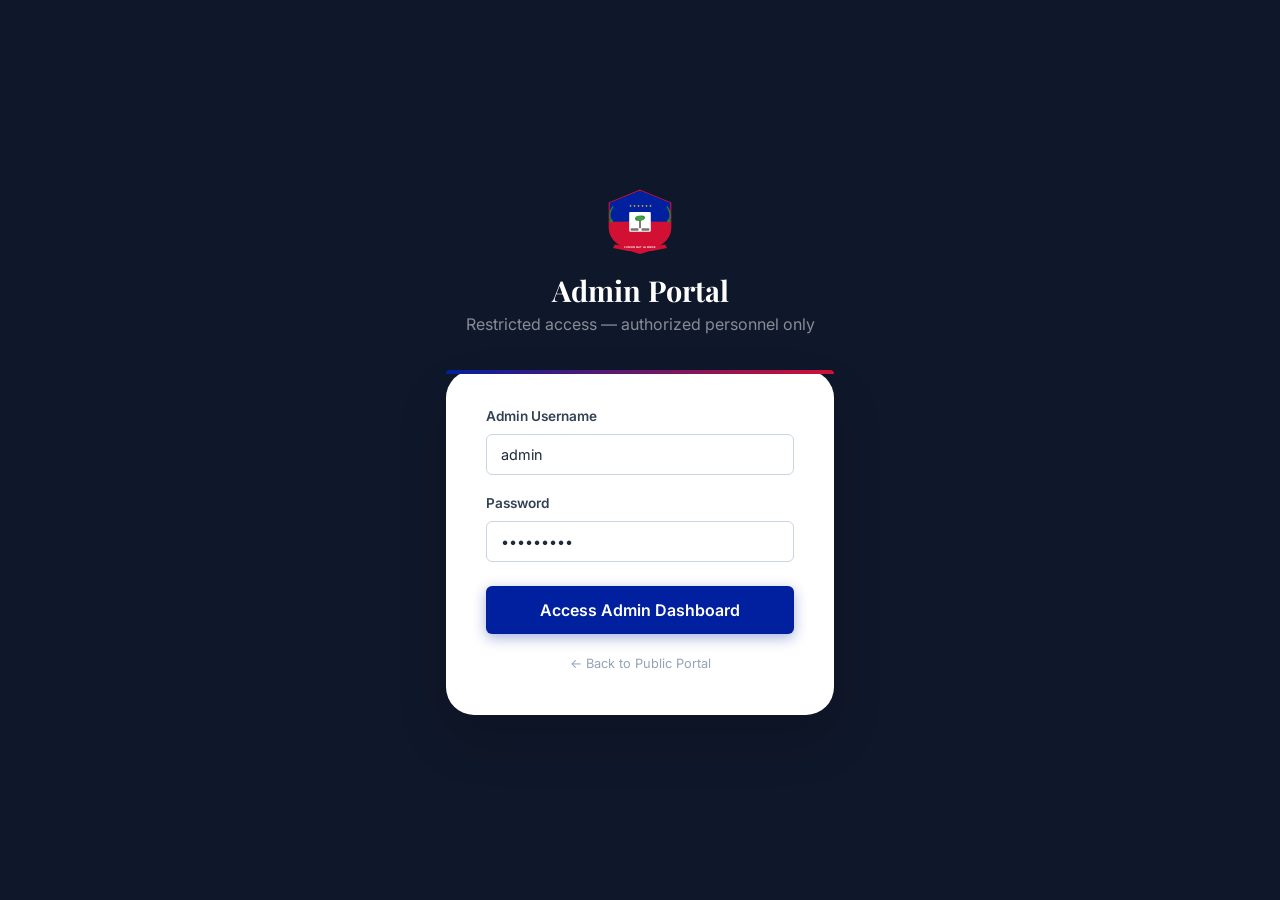
<file: investor/admin.html>
<!DOCTYPE html>
<html lang="en">
<head>
  <meta charset="UTF-8">
  <meta name="viewport" content="width=device-width, initial-scale=1.0">
  <title>Admin — Haiti National Investment Fund</title>
  <link rel="stylesheet" href="styles.css">
  <link href="https://fonts.googleapis.com/css2?family=Inter:wght@300;400;500;600;700;800;900&family=Playfair+Display:wght@700;800&display=swap" rel="stylesheet">
  <style>
    .admin-search-bar {
      display: flex; align-items: center; gap: 10px;
      background: rgba(255,255,255,0.08); border-radius: 8px;
      padding: 8px 14px; border: 1px solid rgba(255,255,255,0.15);
    }
    .admin-search-bar input {
      background: transparent; border: none; outline: none; color: white;
      font-size: 0.875rem; width: 240px;
    }
    .admin-search-bar input::placeholder { color: rgba(255,255,255,0.4); }
    .msg-item {
      padding: 16px; border-bottom: 1px solid var(--gray-100);
      cursor: pointer; transition: var(--transition);
    }
    .msg-item:hover { background: var(--gray-50); }
    .msg-item.unread { border-left: 3px solid var(--haiti-red); }
    .msg-item.read   { border-left: 3px solid transparent; }
    .msg-from { font-weight: 600; font-size: 0.9rem; color: var(--gray-800); }
    .msg-subject { font-size: 0.85rem; color: var(--gray-700); margin: 2px 0; }
    .msg-preview { font-size: 0.8rem; color: var(--gray-400); }
    .msg-time { font-size: 0.72rem; color: var(--gray-400); }
    .chart-line {
      display: flex; align-items: flex-end; gap: 4px; height: 120px;
      padding: 0 4px;
    }
    .chart-line-bar {
      flex: 1; border-radius: 3px 3px 0 0; min-height: 4px;
      transition: height 0.6s ease; cursor: pointer; position: relative;
    }
    .chart-line-bar:hover::after {
      content: attr(data-tip);
      position: absolute; bottom: 100%; left: 50%; transform: translateX(-50%);
      background: rgba(0,0,0,0.75); color: white; font-size: 0.65rem; padding: 3px 7px;
      border-radius: 4px; white-space: nowrap; pointer-events: none; margin-bottom: 4px;
    }
    .visitors-chart-labels {
      display: flex; gap: 4px; margin-top: 4px; padding: 0 4px;
    }
    .vcl { flex: 1; text-align: center; font-size: 0.58rem; color: var(--gray-400); overflow: hidden; }
  </style>
</head>
<body style="background:var(--gray-100)">
  <div id="toast-container" class="toast-container"></div>

  <!-- ADMIN LOGIN PAGE -->
  <div id="admin-login-page" class="admin-login-page">
    <div style="width:100%;max-width:420px;padding:16px">
      <div class="text-center" style="margin-bottom:32px">
        <div id="login-emblem" style="display:flex;justify-content:center;margin-bottom:16px"></div>
        <h1 style="color:white;font-family:var(--font-display);font-size:1.8rem">Admin Portal</h1>
        <p style="color:rgba(255,255,255,0.5);margin-top:4px">Restricted access — authorized personnel only</p>
      </div>
      <div class="admin-login-box">
        <div style="height:4px;background:linear-gradient(to right,var(--haiti-blue),var(--haiti-red));border-radius:8px 8px 0 0;margin:-40px -40px 32px"></div>
        <form id="admin-login-form">
          <div class="form-group" style="margin-bottom:18px">
            <label class="form-label">Admin Username</label>
            <input type="text" class="form-control" id="admin-user" placeholder="admin" value="admin">
          </div>
          <div class="form-group" style="margin-bottom:24px">
            <label class="form-label">Password</label>
            <input type="password" class="form-control" id="admin-pass" placeholder="••••••••" value="admin2024">
          </div>
          <div id="admin-login-error" class="hidden" style="color:var(--error);font-size:0.85rem;margin-bottom:16px">
            ❌ Invalid credentials. Try admin / admin2024
          </div>
          <button type="submit" class="btn btn-primary btn-full btn-lg">Access Admin Dashboard</button>
          <div style="text-align:center;margin-top:16px">
            <a href="index.html" style="font-size:0.8rem;color:var(--gray-400)">← Back to Public Portal</a>
          </div>
        </form>
      </div>
    </div>
  </div>

  <!-- ADMIN DASHBOARD PAGE -->
  <div id="admin-dashboard-page" class="hidden">

    <!-- Admin Navbar -->
    <nav class="admin-navbar">
      <div class="container admin-navbar-inner">
        <div class="admin-brand">
          <span style="font-size:1.3rem">⚙️</span>
          <span>Admin Dashboard</span>
          <span id="unread-badge" class="admin-badge" style="margin-left:4px"></span>
        </div>
        <div style="display:flex;align-items:center;gap:12px">
          <div class="admin-search-bar">
            <svg width="14" height="14" viewBox="0 0 24 24" fill="none" stroke="rgba(255,255,255,0.5)" stroke-width="2.5"><circle cx="11" cy="11" r="8"/><line x1="21" y1="21" x2="16.65" y2="16.65"/></svg>
            <input type="text" id="global-search" placeholder="Search investors...">
          </div>
          <div class="admin-nav-links" id="admin-nav-links">
            <button onclick="showSection('stats')" data-section="stats" class="active">📊 Stats</button>
            <button onclick="showSection('potential')" data-section="potential">⏳ Potential</button>
            <button onclick="showSection('confirmed')" data-section="confirmed">✅ Confirmed</button>
            <button onclick="showSection('messages')" data-section="messages">
              ✉️ Messages
              <span id="nav-msg-badge" class="admin-badge"></span>
            </button>
            <button class="btn-admin-logout" onclick="adminLogout()">🚪 Logout</button>
          </div>
        </div>
      </div>
    </nav>

    <!-- Dashboard Body -->
    <div style="padding:32px 0;min-height:calc(100vh - 64px)">
      <div class="container">

        <!-- STATS SECTION -->
        <div class="admin-section active" id="section-stats">
          <div style="display:flex;align-items:center;justify-content:space-between;margin-bottom:28px">
            <div>
              <h2 style="color:var(--gray-900);font-size:1.4rem">Dashboard Overview</h2>
              <p style="color:var(--gray-500);font-size:0.875rem;margin-top:4px" id="last-updated"></p>
            </div>
            <button class="btn btn-red" onclick="openBulkContactModal()">📢 Contact All Investors</button>
          </div>

          <!-- Stat Cards -->
          <div class="stats-grid" style="margin-bottom:28px">
            <div class="stat-card">
              <div style="display:flex;justify-content:space-between;align-items:flex-start">
                <div>
                  <div class="stat-label">Total Visitors (30 days)</div>
                  <div class="stat-value" id="stat-visitors">—</div>
                  <div class="stat-change positive" id="stat-visitors-change">↑ 12% vs last period</div>
                </div>
                <div class="stat-icon" style="background:#EEF2FF;color:var(--haiti-blue)">👥</div>
              </div>
            </div>
            <div class="stat-card">
              <div style="display:flex;justify-content:space-between;align-items:flex-start">
                <div>
                  <div class="stat-label">Potential Investors</div>
                  <div class="stat-value" id="stat-potential">—</div>
                  <div class="stat-label" style="margin-top:4px">Total Pledged: <strong id="stat-pledged">—</strong></div>
                </div>
                <div class="stat-icon" style="background:#FEF3C7;color:#92400E">⏳</div>
              </div>
            </div>
            <div class="stat-card">
              <div style="display:flex;justify-content:space-between;align-items:flex-start">
                <div>
                  <div class="stat-label">Confirmed Investors</div>
                  <div class="stat-value" id="stat-confirmed">—</div>
                  <div class="stat-label" style="margin-top:4px">Total Received: <strong id="stat-received-admin">—</strong></div>
                </div>
                <div class="stat-icon" style="background:#D1FAE5;color:#065F46">✅</div>
              </div>
            </div>
          </div>

          <!-- Charts Row -->
          <div style="display:grid;grid-template-columns:2fr 1fr;gap:20px;margin-bottom:28px" id="charts-grid">
            <div class="chart-wrapper">
              <div class="chart-title">📈 Daily Visitor Traffic (Last 30 Days)</div>
              <div class="chart-line" id="visitor-chart"></div>
              <div class="visitors-chart-labels" id="visitor-labels"></div>
            </div>
            <div class="chart-wrapper">
              <div class="chart-title">💰 Investment Distribution</div>
              <div style="display:flex;flex-direction:column;gap:8px;margin-top:8px" id="inv-distribution"></div>
            </div>
          </div>

          <!-- Recent Activity -->
          <div class="chart-wrapper">
            <div style="display:flex;justify-content:space-between;align-items:center;margin-bottom:16px">
              <div class="chart-title">🕐 Recent Registrations</div>
              <button class="btn btn-ghost btn-sm" onclick="showSection('confirmed')">View All →</button>
            </div>
            <div id="recent-activity"></div>
          </div>
        </div>

        <!-- POTENTIAL INVESTORS SECTION -->
        <div class="admin-section" id="section-potential">
          <div style="display:flex;align-items:center;justify-content:space-between;margin-bottom:24px;flex-wrap:wrap;gap:12px">
            <div>
              <h2 style="color:var(--gray-900);font-size:1.4rem">⏳ Potential Investors</h2>
              <p style="color:var(--gray-500);font-size:0.875rem;margin-top:4px">Registered but payment not yet made</p>
            </div>
            <div style="display:flex;gap:10px;align-items:center">
              <div class="search-bar" style="width:280px">
                <svg width="14" height="14" viewBox="0 0 24 24" fill="none" stroke="currentColor" stroke-width="2.5"><circle cx="11" cy="11" r="8"/><line x1="21" y1="21" x2="16.65" y2="16.65"/></svg>
                <input type="text" placeholder="Search potential investors..." id="potential-search" oninput="searchPotential(this.value)">
              </div>
              <button class="btn btn-red btn-sm" onclick="openBulkContactModal()">📢 Contact All</button>
            </div>
          </div>
          <div class="card">
            <div id="potential-table"></div>
          </div>
        </div>

        <!-- CONFIRMED INVESTORS SECTION -->
        <div class="admin-section" id="section-confirmed">
          <div style="display:flex;align-items:center;justify-content:space-between;margin-bottom:24px;flex-wrap:wrap;gap:12px">
            <div>
              <h2 style="color:var(--gray-900);font-size:1.4rem">✅ Confirmed Investors</h2>
              <p style="color:var(--gray-500);font-size:0.875rem;margin-top:4px">Payment confirmed and processed</p>
            </div>
            <div style="display:flex;gap:10px;align-items:center">
              <div class="search-bar" style="width:280px">
                <svg width="14" height="14" viewBox="0 0 24 24" fill="none" stroke="currentColor" stroke-width="2.5"><circle cx="11" cy="11" r="8"/><line x1="21" y1="21" x2="16.65" y2="16.65"/></svg>
                <input type="text" placeholder="Search confirmed investors..." id="confirmed-search" oninput="searchConfirmed(this.value)">
              </div>
              <button class="btn btn-red btn-sm" onclick="openBulkContactModal()">📢 Contact All</button>
            </div>
          </div>
          <div class="card">
            <div id="confirmed-table"></div>
          </div>
        </div>

        <!-- MESSAGES SECTION -->
        <div class="admin-section" id="section-messages">
          <div style="display:flex;align-items:center;justify-content:space-between;margin-bottom:24px">
            <div>
              <h2 style="color:var(--gray-900);font-size:1.4rem">✉️ Inbox</h2>
              <p style="color:var(--gray-500);font-size:0.875rem;margin-top:4px">Messages from investors and inquiries</p>
            </div>
            <span id="inbox-count" class="badge badge-red"></span>
          </div>
          <div style="display:grid;grid-template-columns:360px 1fr;gap:20px" id="messages-grid">
            <div class="card" style="overflow:hidden">
              <div style="background:var(--gray-50);padding:14px 16px;border-bottom:1px solid var(--gray-100);font-size:0.8rem;font-weight:700;color:var(--gray-600);text-transform:uppercase;letter-spacing:0.06em">
                All Messages
              </div>
              <div id="messages-list" style="max-height:600px;overflow-y:auto"></div>
            </div>
            <div class="card" id="message-detail-panel">
              <div style="display:flex;align-items:center;justify-content:center;height:300px;color:var(--gray-400);flex-direction:column;gap:12px">
                <span style="font-size:2.5rem">✉️</span>
                <span>Select a message to read</span>
              </div>
            </div>
          </div>
        </div>

      </div>
    </div>
  </div>

  <script src="app.js"></script>
  <script src="components.js"></script>
  <script>
    let isAdminAuthenticated = false;
    let potentialTable, confirmedTable;

    // ── Admin login ───────────────────────────
    document.addEventListener('DOMContentLoaded', function() {
      document.getElementById('login-emblem').innerHTML = HaitiEmblem({ size: 72 });
      document.getElementById('last-updated').textContent =
        'Last updated: ' + new Date().toLocaleString('en-US', { month: 'short', day: 'numeric', year: 'numeric', hour: '2-digit', minute: '2-digit' });

      document.getElementById('admin-login-form').addEventListener('submit', function(e) {
        e.preventDefault();
        const user = document.getElementById('admin-user').value;
        const pass = document.getElementById('admin-pass').value;
        if (user === 'admin' && pass === 'admin2024') {
          isAdminAuthenticated = true;
          document.getElementById('admin-login-page').classList.add('hidden');
          document.getElementById('admin-dashboard-page').classList.remove('hidden');
          initAdminDashboard();
        } else {
          document.getElementById('admin-login-error').classList.remove('hidden');
        }
      });
    });

    function adminLogout() {
      isAdminAuthenticated = false;
      document.getElementById('admin-login-page').classList.remove('hidden');
      document.getElementById('admin-dashboard-page').classList.add('hidden');
    }

    function showSection(name) {
      document.querySelectorAll('.admin-section').forEach(s => s.classList.toggle('active', s.id === `section-${name}`));
      document.querySelectorAll('[data-section]').forEach(b => b.classList.toggle('active', b.dataset.section === name));
    }

    // ── Init Admin Dashboard ──────────────────
    function initAdminDashboard() {
      const stats = window.APP.getStats();

      // Unread badge
      updateBadges(stats.unreadCount);

      // Stat cards
      document.getElementById('stat-visitors').textContent = stats.totalVisitors.toLocaleString();
      document.getElementById('stat-potential').textContent = stats.potential;
      document.getElementById('stat-confirmed').textContent = stats.confirmed;
      document.getElementById('stat-pledged').textContent = formatCurrency(stats.totalPledged);
      document.getElementById('stat-received-admin').textContent = formatCurrency(stats.totalReceived);

      // Visitor chart
      const visitors = window.APP.get('visitors').slice(-30);
      const maxV = Math.max(...visitors.map(v => v.visitors));
      const vc = document.getElementById('visitor-chart');
      const vl = document.getElementById('visitor-labels');
      vc.innerHTML = visitors.map(v => `
        <div class="chart-line-bar"
          style="height:${Math.max(4,(v.visitors/maxV)*116)}px;background:${v.visitors > maxV*0.7 ? 'var(--haiti-blue)' : 'var(--haiti-blue-light)'};opacity:0.85"
          data-tip="${v.date}: ${v.visitors} visitors">
        </div>`).join('');
      vl.innerHTML = visitors.filter((_,i) => i % 5 === 0).map(v => `
        <div class="vcl" style="flex:5">${v.date.slice(5)}</div>`).join('');

      // Investment distribution
      const confirmed = window.APP.get('confirmedInvestors');
      const potential = window.APP.get('potentialInvestors');
      const allInv = [...confirmed, ...potential];
      const ranges = {};
      allInv.forEach(inv => {
        ranges[inv.amountRange] = (ranges[inv.amountRange] || 0) + 1;
      });
      const totalCount = allInv.length;
      const distEl = document.getElementById('inv-distribution');
      distEl.innerHTML = Object.entries(ranges).map(([range, count]) => {
        const pct = Math.round((count / totalCount) * 100);
        return `
          <div>
            <div style="display:flex;justify-content:space-between;font-size:0.78rem;margin-bottom:3px">
              <span style="color:var(--gray-600)">${range}</span>
              <span style="font-weight:600;color:var(--gray-800)">${count} (${pct}%)</span>
            </div>
            <div class="progress-bar">
              <div class="progress-bar-fill" style="width:${pct}%"></div>
            </div>
          </div>`;
      }).join('');

      // Recent activity
      const recent = [...confirmed, ...potential].sort((a,b) => b.registeredAt.localeCompare(a.registeredAt)).slice(0, 5);
      document.getElementById('recent-activity').innerHTML = `
        <table class="data-table">
          <thead><tr><th>Date</th><th>ID</th><th>Name</th><th>Amount</th><th>Status</th><th>Action</th></tr></thead>
          <tbody>
            ${recent.map(inv => `
              <tr>
                <td>${formatDate(inv.registeredAt)}</td>
                <td><span style="font-family:monospace;font-weight:600">#${inv.id}</span></td>
                <td>${inv.firstName} ${inv.lastName}</td>
                <td style="font-weight:600;color:var(--haiti-blue)">${formatCurrency(inv.exactAmount)}</td>
                <td><span class="badge ${inv.status === 'confirmed' ? 'badge-green' : 'badge-yellow'}">
                  ${inv.status === 'confirmed' ? '✅ Confirmed' : '⏳ Potential'}
                </span></td>
                <td><button class="btn btn-sm btn-outline" onclick="openContactModal('${inv.id}','${(inv.firstName+' '+inv.lastName).replace(/'/g,"\\'")}','${inv.email}')">✉️</button></td>
              </tr>`).join('')}
          </tbody>
        </table>`;

      // Tables
      const INVESTOR_COLS = [
        { key: 'registeredAt', label: 'Date', render: r => formatDate(r.registeredAt) },
        { key: 'id', label: 'ID', render: r => `<span style="font-family:monospace;font-weight:700">#${r.id}</span>` },
        { key: 'firstName', label: 'Name', render: r => `${r.firstName} ${r.lastName}` },
        { key: 'exactAmount', label: 'Amount', render: r => `<span style="font-weight:700;color:var(--haiti-blue)">${formatCurrency(r.exactAmount)}</span>` },
        { key: 'amountRange', label: 'Range' },
        { key: 'email', label: 'Email', render: r => `<a href="mailto:${r.email}" style="color:var(--haiti-blue)">${r.email}</a>` },
        { key: 'whatsapp', label: 'WhatsApp' },
        { key: 'country', label: 'Country' }
      ];

      potentialTable = new DataTable('potential-table', INVESTOR_COLS, potential);
      confirmedTable = new DataTable('confirmed-table', [
        ...INVESTOR_COLS,
        { key: 'totalInvested', label: 'Invested', render: r => `<span style="font-weight:700;color:var(--success)">${formatCurrency(r.totalInvested)}</span>` },
        { key: 'transactionId', label: 'Transaction ID' },
        { key: 'confirmedAt', label: 'Confirmed', render: r => formatDate(r.confirmedAt) }
      ], confirmed);

      // Messages
      renderMessages();

      // Global search
      document.getElementById('global-search').addEventListener('input', debounce(function(e) {
        const q = e.target.value.trim();
        if (!q) return;
        const results = window.APP.searchInvestors(q);
        potentialTable.setData(results.potential);
        confirmedTable.setData(results.confirmed);
        showSection(results.confirmed.length >= results.potential.length ? 'confirmed' : 'potential');
        toast(`Found ${results.confirmed.length + results.potential.length} results for "${q}"`, 'info');
      }, 350));
    }

    function searchPotential(q) {
      const results = window.APP.searchInvestors(q);
      potentialTable.setData(results.potential);
    }

    function searchConfirmed(q) {
      const results = window.APP.searchInvestors(q);
      confirmedTable.setData(results.confirmed);
    }

    function renderMessages() {
      const messages = window.APP.get('messages') || [];
      const unread = messages.filter(m => !m.read).length;
      document.getElementById('inbox-count').textContent = `${unread} unread`;

      const list = document.getElementById('messages-list');
      list.innerHTML = messages.map(msg => `
        <div class="msg-item ${msg.read ? 'read' : 'unread'}" onclick="readMessage('${msg.id}')">
          <div style="display:flex;justify-content:space-between;align-items:center">
            <div class="msg-from">${msg.from}${!msg.read ? '<span class="unread-dot"></span>' : ''}</div>
            <div class="msg-time">${new Date(msg.receivedAt).toLocaleDateString()}</div>
          </div>
          <div class="msg-subject">${msg.subject}</div>
          <div class="msg-preview">${msg.body.slice(0, 70)}...</div>
        </div>
      `).join('');
    }

    function readMessage(msgId) {
      window.APP.markMessageRead(msgId);
      const messages = window.APP.get('messages') || [];
      const msg = messages.find(m => m.id === msgId);
      if (!msg) return;
      document.getElementById('message-detail-panel').innerHTML = `
        <div class="card-body" style="padding:28px">
          <div style="margin-bottom:20px">
            <div style="font-size:0.75rem;font-weight:700;text-transform:uppercase;letter-spacing:0.06em;color:var(--gray-400);margin-bottom:4px">From</div>
            <div style="font-weight:600">${msg.from} — <a href="mailto:${msg.email}" style="color:var(--haiti-blue)">${msg.email}</a></div>
          </div>
          <div style="margin-bottom:20px">
            <div style="font-size:0.75rem;font-weight:700;text-transform:uppercase;letter-spacing:0.06em;color:var(--gray-400);margin-bottom:4px">Subject</div>
            <div style="font-weight:700;font-size:1.1rem">${msg.subject}</div>
          </div>
          <div style="margin-bottom:20px">
            <div style="font-size:0.75rem;font-weight:700;text-transform:uppercase;letter-spacing:0.06em;color:var(--gray-400);margin-bottom:8px">Message</div>
            <div style="background:var(--gray-50);padding:16px;border-radius:8px;font-size:0.9rem;line-height:1.7;color:var(--gray-700)">${msg.body}</div>
          </div>
          <div style="display:flex;gap:10px">
            <button class="btn btn-primary" onclick="openContactModal('_','${msg.from}','${msg.email}')">↩️ Reply</button>
            <div style="font-size:0.8rem;color:var(--gray-400);align-self:center">Received: ${new Date(msg.receivedAt).toLocaleString()}</div>
          </div>
        </div>`;
      renderMessages();
      const stats = window.APP.getStats();
      updateBadges(stats.unreadCount);
    }

    function updateBadges(count) {
      const badge = document.getElementById('unread-badge');
      const navBadge = document.getElementById('nav-msg-badge');
      if (count > 0) {
        badge.textContent = `${count} unread`;
        badge.style.display = 'inline';
        navBadge.textContent = count;
        navBadge.style.display = 'inline';
      } else {
        badge.style.display = 'none';
        navBadge.style.display = 'none';
      }
    }
  </script>
</body>
</html>
</file>
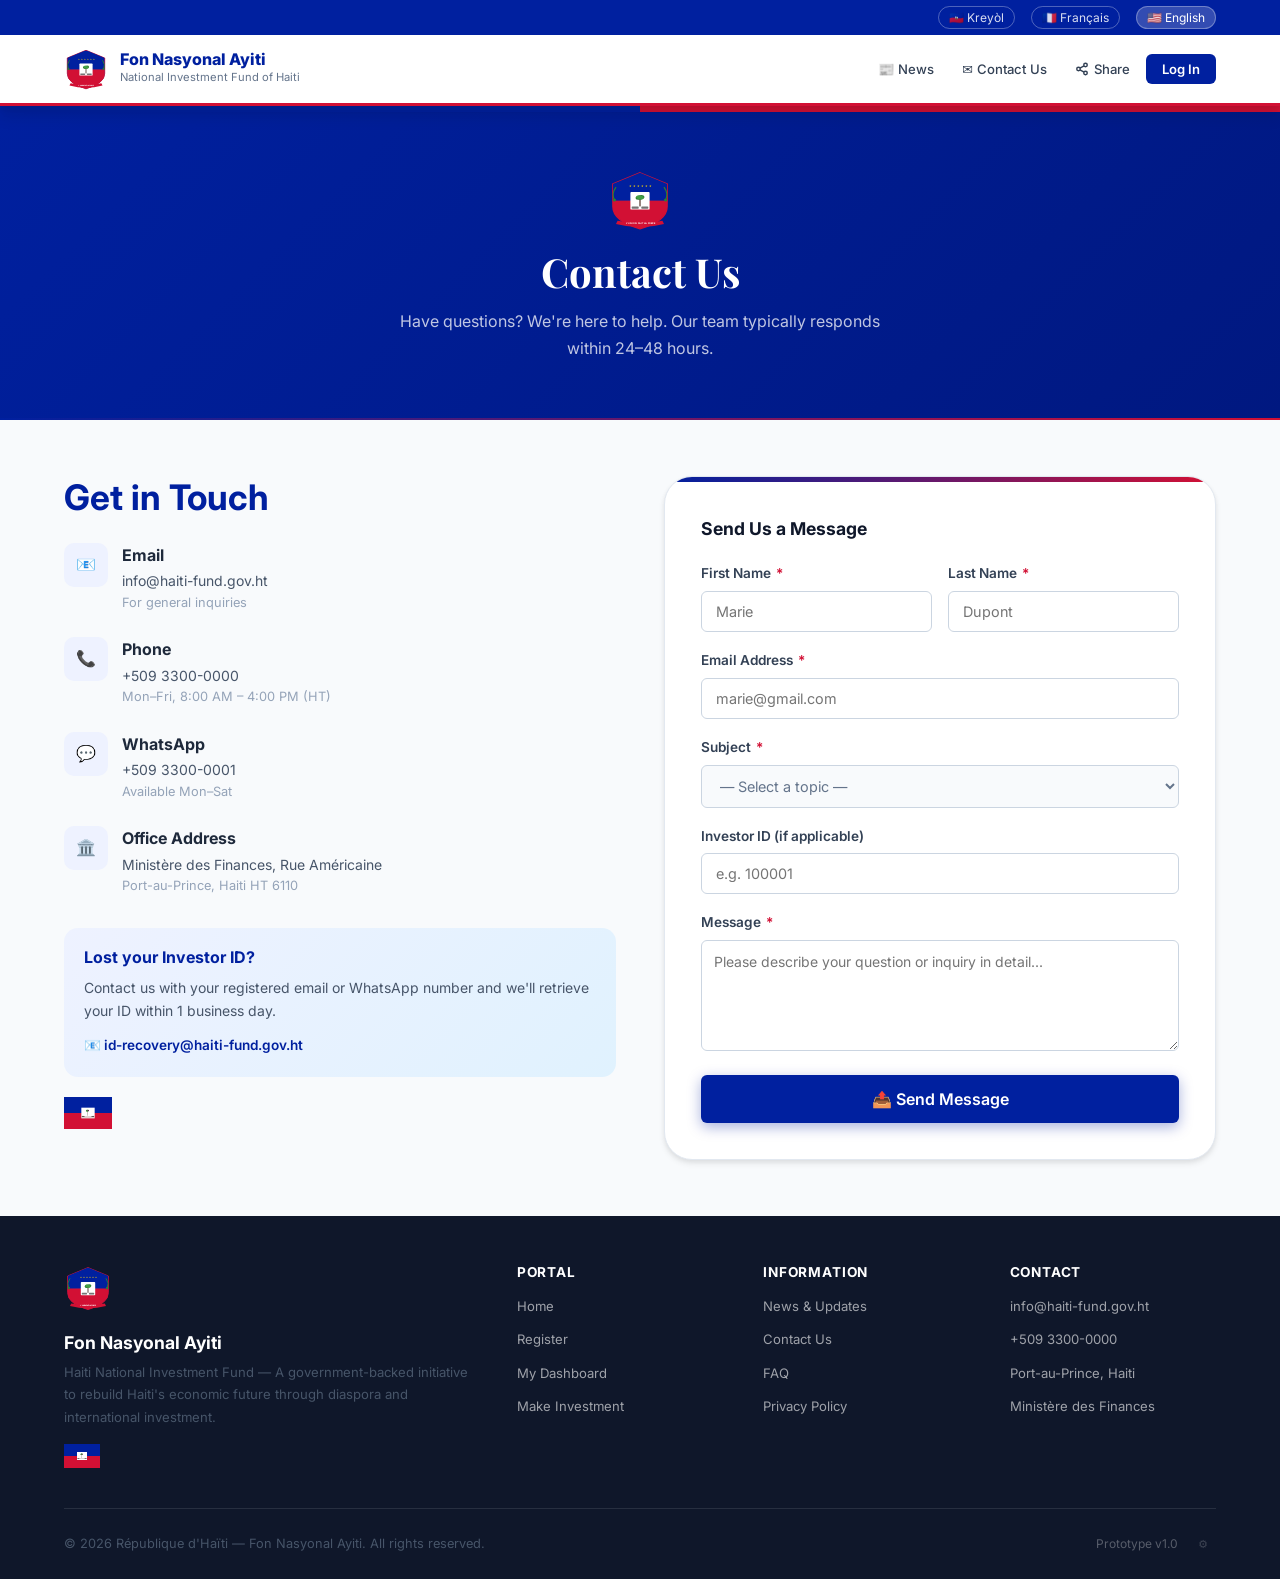
<file: investor/contact.html>
<!DOCTYPE html>
<html lang="en">
<head>
  <meta charset="UTF-8">
  <meta name="viewport" content="width=device-width, initial-scale=1.0">
  <title>Contact Us — Haiti National Investment Fund</title>
  <meta name="description" content="Contact the Haiti National Investment Fund team with your questions and inquiries.">
  <link rel="stylesheet" href="styles.css">
  <link href="https://fonts.googleapis.com/css2?family=Inter:wght@300;400;500;600;700;800;900&family=Playfair+Display:wght@700;800&display=swap" rel="stylesheet">
</head>
<body>
  <div id="toast-container" class="toast-container"></div>
  <nav id="navbar" class="navbar"></nav>
  <div class="flag-divider"></div>

  <!-- Page Header -->
  <div style="background:linear-gradient(135deg,var(--haiti-blue) 0%,var(--haiti-blue-dark) 100%);padding:56px 0;text-align:center">
    <div class="container">
      <div style="display:flex;justify-content:center;margin-bottom:16px" id="contact-emblem"></div>
      <h1 style="color:white;font-family:var(--font-display);font-size:2.5rem;margin-bottom:12px">Contact Us</h1>
      <p style="color:rgba(255,255,255,0.75);max-width:500px;margin:0 auto">Have questions? We're here to help. Our team typically responds within 24–48 hours.</p>
    </div>
  </div>
  <div class="section-divider"></div>

  <main class="page" style="background:var(--gray-50);padding:56px 0">
    <div class="container">
      <div class="contact-grid" id="contact-layout">

        <!-- Contact Info -->
        <div>
          <h2 style="color:var(--haiti-blue);margin-bottom:24px">Get in Touch</h2>

          <div class="contact-info-item">
            <div class="contact-info-icon">📧</div>
            <div>
              <div style="font-weight:700;color:var(--gray-800);margin-bottom:2px">Email</div>
              <div style="font-size:0.875rem;color:var(--gray-600)">info@haiti-fund.gov.ht</div>
              <div style="font-size:0.8rem;color:var(--gray-400)">For general inquiries</div>
            </div>
          </div>

          <div class="contact-info-item">
            <div class="contact-info-icon">📞</div>
            <div>
              <div style="font-weight:700;color:var(--gray-800);margin-bottom:2px">Phone</div>
              <div style="font-size:0.875rem;color:var(--gray-600)">+509 3300-0000</div>
              <div style="font-size:0.8rem;color:var(--gray-400)">Mon–Fri, 8:00 AM – 4:00 PM (HT)</div>
            </div>
          </div>

          <div class="contact-info-item">
            <div class="contact-info-icon">💬</div>
            <div>
              <div style="font-weight:700;color:var(--gray-800);margin-bottom:2px">WhatsApp</div>
              <div style="font-size:0.875rem;color:var(--gray-600)">+509 3300-0001</div>
              <div style="font-size:0.8rem;color:var(--gray-400)">Available Mon–Sat</div>
            </div>
          </div>

          <div class="contact-info-item">
            <div class="contact-info-icon">🏛️</div>
            <div>
              <div style="font-weight:700;color:var(--gray-800);margin-bottom:2px">Office Address</div>
              <div style="font-size:0.875rem;color:var(--gray-600)">Ministère des Finances, Rue Américaine</div>
              <div style="font-size:0.8rem;color:var(--gray-400)">Port-au-Prince, Haiti HT 6110</div>
            </div>
          </div>

          <div style="margin-top:32px;background:linear-gradient(135deg,#EEF2FF,#E0F2FE);border-radius:var(--radius-md);padding:20px">
            <h3 style="font-size:1rem;color:var(--haiti-blue);margin-bottom:8px">Lost your Investor ID?</h3>
            <p style="font-size:0.875rem;margin-bottom:12px">Contact us with your registered email or WhatsApp number and we'll retrieve your ID within 1 business day.</p>
            <div style="font-size:0.85rem;font-weight:600;color:var(--haiti-blue)">📧 id-recovery@haiti-fund.gov.ht</div>
          </div>

          <div style="margin-top:20px;display:flex;gap:8px" id="contact-flag"></div>
        </div>

        <!-- Contact Form -->
        <div>
          <div class="card" style="border-radius:var(--radius-xl)">
            <div style="height:5px;background:linear-gradient(to right,var(--haiti-blue),var(--haiti-red));border-radius:var(--radius-xl) var(--radius-xl) 0 0"></div>
            <div class="card-body" style="padding:36px">

              <!-- Form View -->
              <div id="contact-form-view">
                <h3 style="font-size:1.1rem;margin-bottom:24px">Send Us a Message</h3>
                <form id="contact-form" novalidate>
                  <div class="form-row" style="margin-bottom:18px">
                    <div class="form-group">
                      <label class="form-label" for="c-first-name">First Name <span class="required">*</span></label>
                      <input type="text" class="form-control" id="c-first-name" placeholder="Marie" required>
                      <span class="form-error hidden" id="err-c-first-name">Required</span>
                    </div>
                    <div class="form-group">
                      <label class="form-label" for="c-last-name">Last Name <span class="required">*</span></label>
                      <input type="text" class="form-control" id="c-last-name" placeholder="Dupont" required>
                      <span class="form-error hidden" id="err-c-last-name">Required</span>
                    </div>
                  </div>

                  <div class="form-group" style="margin-bottom:18px">
                    <label class="form-label" for="c-email">Email Address <span class="required">*</span></label>
                    <input type="email" class="form-control" id="c-email" placeholder="marie@gmail.com" required>
                    <span class="form-error hidden" id="err-c-email">Enter a valid email</span>
                  </div>

                  <div class="form-group" style="margin-bottom:18px">
                    <label class="form-label" for="c-subject">Subject <span class="required">*</span></label>
                    <select class="form-control" id="c-subject" required>
                      <option value="">— Select a topic —</option>
                      <option value="General Inquiry">General Inquiry</option>
                      <option value="Investment Question">Investment Question</option>
                      <option value="Account / ID Recovery">Account / ID Recovery</option>
                      <option value="Payment Issue">Payment Issue</option>
                      <option value="Technical Support">Technical Support</option>
                      <option value="Media / Press">Media / Press</option>
                      <option value="Partnership">Partnership</option>
                      <option value="Other">Other</option>
                    </select>
                    <span class="form-error hidden" id="err-c-subject">Please select a topic</span>
                  </div>

                  <div class="form-group" style="margin-bottom:18px">
                    <label class="form-label" for="c-investor-id">Investor ID (if applicable)</label>
                    <input type="text" class="form-control" id="c-investor-id" placeholder="e.g. 100001">
                  </div>

                  <div class="form-group" style="margin-bottom:24px">
                    <label class="form-label" for="c-message">Message <span class="required">*</span></label>
                    <textarea class="compose-textarea" id="c-message" rows="5"
                      placeholder="Please describe your question or inquiry in detail..."></textarea>
                    <span class="form-error hidden" id="err-c-message">Please enter your message</span>
                  </div>

                  <button type="submit" class="btn btn-primary btn-full btn-lg" id="contact-submit-btn">
                    <span id="contact-btn-text">📤 Send Message</span>
                    <span id="contact-spinner" class="spinner hidden"></span>
                  </button>
                </form>
              </div>

              <!-- Success View -->
              <div id="contact-success-view" class="hidden" style="text-align:center;padding:24px 0">
                <div style="display:flex;justify-content:center;margin-bottom:16px" id="success-flag-icon"></div>
                <div class="success-icon-wrapper" style="margin-bottom:16px">
                  <svg width="40" height="40" viewBox="0 0 24 24" fill="none" stroke="#10B981" stroke-width="3">
                    <polyline points="20 6 9 17 4 12"/>
                  </svg>
                </div>
                <h2 style="color:var(--haiti-blue);font-size:1.5rem;margin-bottom:8px">Message Received!</h2>
                <div style="background:#EEF2FF;border-radius:var(--radius-md);padding:20px;margin:20px 0;text-align:left">
                  <div style="display:flex;gap:10px;align-items:flex-start">
                    <span style="font-size:1.3rem">🇭🇹</span>
                    <div>
                      <div style="font-weight:700;color:var(--gray-800);margin-bottom:6px">Auto-Reply Confirmation</div>
                      <p style="font-size:0.875rem;margin-bottom:4px" id="auto-reply-text">
                        Thank you — your email has been received.
                      </p>
                      <p style="font-size:0.8rem;color:var(--gray-500)">Our team will review your message and respond within 24–48 business hours.</p>
                    </div>
                  </div>
                </div>
                <div id="contact-ref-number" style="background:var(--gray-50);border-radius:var(--radius-sm);padding:12px;font-family:monospace;font-size:0.9rem;color:var(--gray-700);margin-bottom:20px"></div>
                <button class="btn btn-outline" onclick="resetContactForm()">Send Another Message</button>
              </div>

            </div>
          </div>
        </div>

      </div>
    </div>
  </main>

  <footer id="site-footer" class="site-footer"></footer>

  <script src="app.js"></script>
  <script src="components.js"></script>
  <script>
    document.addEventListener('DOMContentLoaded', function() {
      renderNavbar();
      renderFooter();
      document.getElementById('contact-emblem').innerHTML = HaitiEmblem({ size: 64 });
      document.getElementById('contact-flag').innerHTML = HaitiFlag({ size: 48 });

      // Pre-fill if logged in
      const user = window.APP.getCurrentUser();
      if (user) {
        document.getElementById('c-first-name').value = user.firstName;
        document.getElementById('c-last-name').value = user.lastName;
        document.getElementById('c-email').value = user.email;
        document.getElementById('c-investor-id').value = user.id;
      }

      // Responsive
      if (window.innerWidth < 768) {
        document.getElementById('contact-layout').style.gridTemplateColumns = '1fr';
      }

      document.getElementById('contact-form').addEventListener('submit', handleContactSubmit);
    });

    function handleContactSubmit(e) {
      e.preventDefault();
      const firstName = document.getElementById('c-first-name').value.trim();
      const lastName  = document.getElementById('c-last-name').value.trim();
      const email     = document.getElementById('c-email').value.trim();
      const subject   = document.getElementById('c-subject').value;
      const message   = document.getElementById('c-message').value.trim();

      // Validate
      ['c-first-name','c-last-name','c-email','c-subject','c-message'].forEach(f => {
        document.getElementById(`err-${f}`).classList.add('hidden');
        document.getElementById(f).classList.remove('is-invalid');
      });

      let valid = true;
      if (!firstName) { showCErr('c-first-name'); valid = false; }
      if (!lastName)  { showCErr('c-last-name');  valid = false; }
      if (!email || !/^[^\s@]+@[^\s@]+\.[^\s@]+$/.test(email)) { showCErr('c-email'); valid = false; }
      if (!subject)   { showCErr('c-subject');    valid = false; }
      if (!message)   { showCErr('c-message');    valid = false; }
      if (!valid) return;

      const btn = document.getElementById('contact-submit-btn');
      btn.disabled = true;
      document.getElementById('contact-btn-text').textContent = 'Sending...';
      document.getElementById('contact-spinner').classList.remove('hidden');

      setTimeout(() => {
        window.APP.addContactMessage({ from: `${firstName} ${lastName}`, email, subject, body: message });
        const refNum = 'REF-' + Date.now().toString(36).toUpperCase();

        document.getElementById('contact-form-view').classList.add('hidden');
        document.getElementById('contact-success-view').classList.remove('hidden');
        document.getElementById('success-flag-icon').innerHTML = HaitiFlag({ size: 48 });
        document.getElementById('auto-reply-text').textContent =
          `Thank you, ${firstName} — your email has been received. (Subject: ${subject})`;
        document.getElementById('contact-ref-number').textContent =
          `Reference Number: ${refNum}`;

        toast('Your message has been received!', 'success');
      }, 1500);
    }

    function showCErr(field) {
      document.getElementById(`err-${field}`).classList.remove('hidden');
      document.getElementById(field).classList.add('is-invalid');
    }

    function resetContactForm() {
      document.getElementById('contact-form').reset();
      document.getElementById('contact-submit-btn').disabled = false;
      document.getElementById('contact-btn-text').textContent = '📤 Send Message';
      document.getElementById('contact-spinner').classList.add('hidden');
      document.getElementById('contact-form-view').classList.remove('hidden');
      document.getElementById('contact-success-view').classList.add('hidden');
    }
  </script>
</body>
</html>
</file>
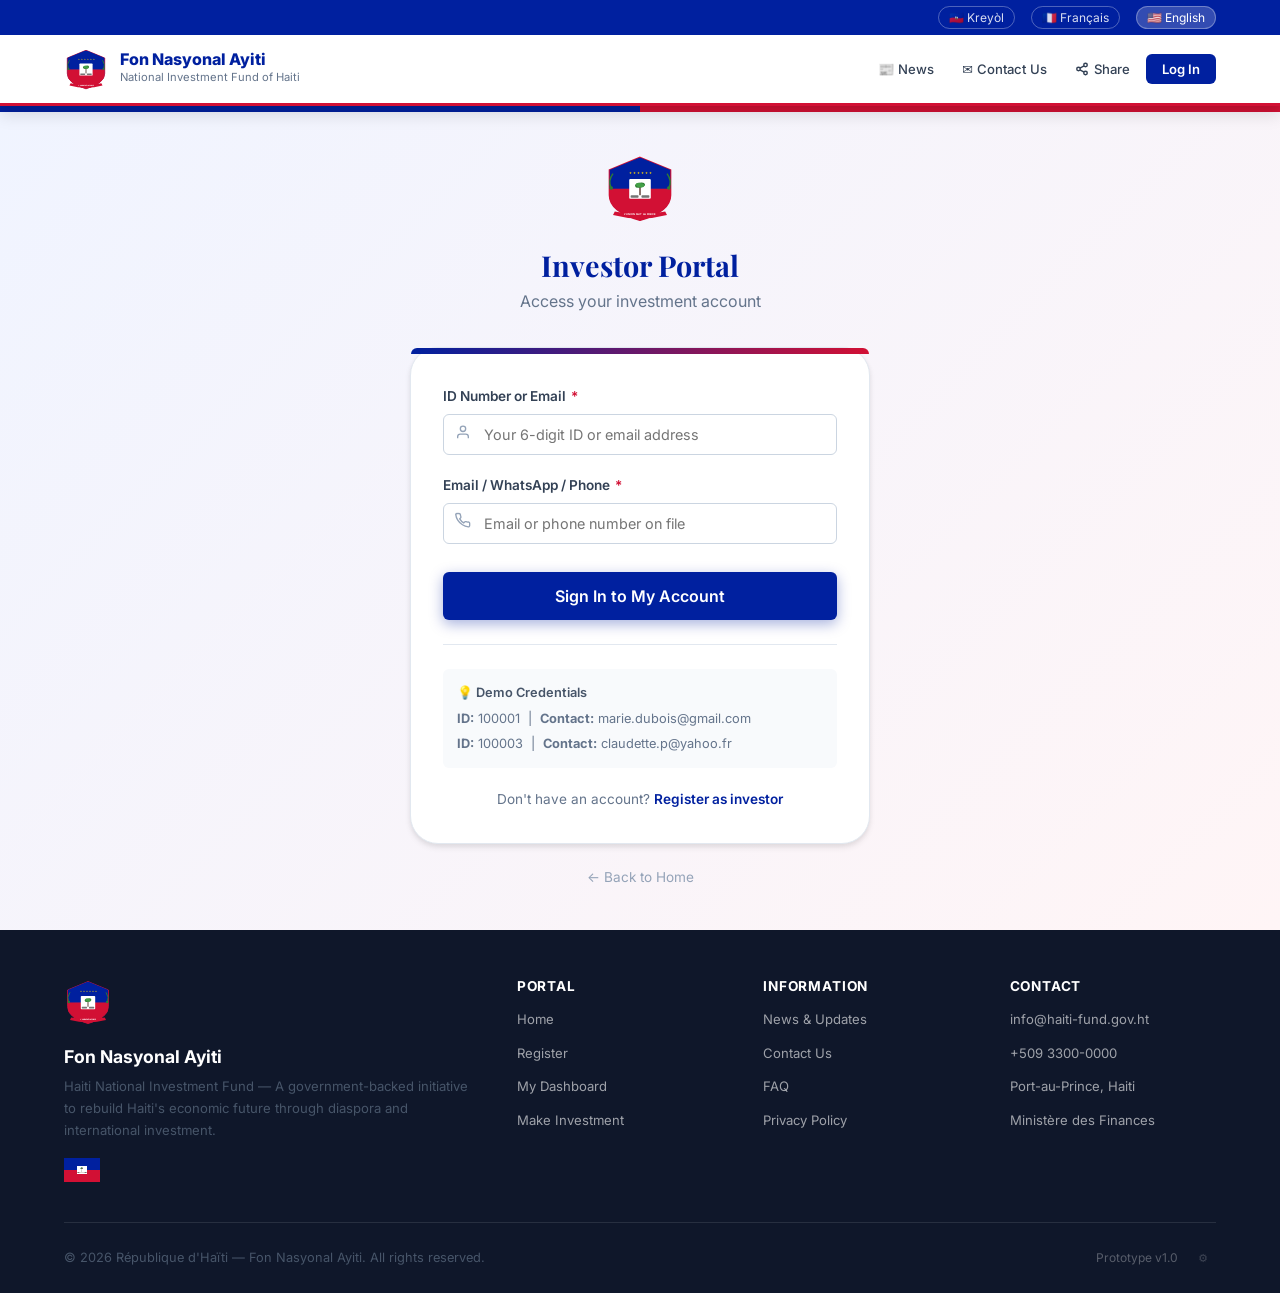
<file: investor/dashboard.html>
<!DOCTYPE html>
<html lang="en">
<head>
  <meta charset="UTF-8">
  <meta name="viewport" content="width=device-width, initial-scale=1.0">
  <title>My Investor Dashboard — Haiti National Investment Fund</title>
  <meta name="description" content="View your investor profile, news updates, and investment details.">
  <link rel="stylesheet" href="styles.css">
  <link href="https://fonts.googleapis.com/css2?family=Inter:wght@300;400;500;600;700;800;900&family=Playfair+Display:wght@700;800&display=swap" rel="stylesheet">
</head>
<body>
  <div id="toast-container" class="toast-container"></div>
  <nav id="navbar" class="navbar"></nav>
  <div class="flag-divider"></div>

  <main class="page" style="min-height:calc(100vh - 120px)">

    <!-- Hero (same as home) -->
    <section class="hero" id="hero-section" style="max-height:340px">
      <div class="hero-image">
        <img src="hero.jpg" alt="Port-au-Prince" loading="lazy">
        <div class="hero-image-overlay"></div>
        <div class="hero-text-overlay">
          <h2 style="font-family:var(--font-display)">My Investor Dashboard</h2>
          <p id="hero-welcome">Welcome back to the Haiti National Investment Fund Portal</p>
        </div>
      </div>
      <div class="hero-flag">
        <div class="hero-flag-top"></div>
        <div class="hero-flag-bottom"></div>
        <div class="hero-flag-emblem" id="hero-emblem"></div>
      </div>
    </section>
    <div class="section-divider"></div>

    <!-- Dashboard Content -->
    <section style="background:var(--gray-50);padding:48px 0">
      <div class="container">

        <!-- Tab Nav -->
        <div class="tab-nav" id="dashboard-tabs">
          <button class="tab-btn active" data-tab="overview" onclick="switchTab('overview')">
            📊 Overview
          </button>
          <button class="tab-btn" data-tab="investment" onclick="switchTab('investment')">
            💰 Investment
          </button>
          <button class="tab-btn" data-tab="news" onclick="switchTab('news')">
            📰 News & Info
          </button>
          <button class="tab-btn" data-tab="profile" onclick="switchTab('profile')">
            👤 My Profile
          </button>
        </div>

        <!-- Tab: Overview -->
        <div class="tab-content active" id="tab-overview">
          <div style="display:grid;grid-template-columns:1fr 320px;gap:28px;align-items:start">
            <div style="display:flex;flex-direction:column;gap:20px">

              <!-- Status Card -->
              <div class="card">
                <div class="card-body">
                  <div style="display:flex;align-items:center;justify-content:space-between;margin-bottom:20px">
                    <h3 style="font-size:1rem">Account Status</h3>
                    <span id="status-badge" class="badge badge-yellow">⏳ Potential Investor</span>
                  </div>
                  <div style="display:grid;grid-template-columns:repeat(3,1fr);gap:16px" id="mini-stats"></div>
                </div>
              </div>

              <!-- Investment Selection Summary -->
              <div class="card" id="investment-summary-card">
                <div class="card-header" style="padding:20px 24px 16px">
                  <div style="display:flex;align-items:center;justify-content:space-between">
                    <h3 style="font-size:1rem">Investment Selection</h3>
                    <button class="btn btn-ghost btn-sm" onclick="switchTab('investment')">Change ✏️</button>
                  </div>
                </div>
                <div class="card-body" id="investment-selection-summary"></div>
              </div>

              <!-- Quick Action Card -->
              <div class="card">
                <div class="card-body">
                  <h3 style="font-size:1rem;margin-bottom:16px">Quick Actions</h3>
                  <div style="display:flex;flex-direction:column;gap:10px">
                    <a href="payment.html" class="btn btn-red btn-full">
                      💳 Make My Investment Transfer
                    </a>
                    <a href="contact.html" class="btn btn-outline btn-full">
                      ✉️ Contact Support Team
                    </a>
                    <button class="btn btn-ghost btn-full" onclick="window.print()">
                      🖨️ Print My Profile
                    </button>
                  </div>
                </div>
              </div>
            </div>

            <!-- Right Column -->
            <div>
              <div id="profile-summary-widget" style="margin-bottom:20px"></div>
              <div id="news-panel-widget"></div>
            </div>
          </div>
        </div>

        <!-- Tab: Investment -->
        <div class="tab-content" id="tab-investment">
          <div style="margin-bottom:28px">
            <h2 style="color:var(--haiti-blue);margin-bottom:8px">Investment Amount</h2>
            <p>Update your investment selection. This can be changed before payment is made.</p>
          </div>
          <div id="amount-tiles-container" style="margin-bottom:24px"></div>
          <div style="display:flex;gap:12px;align-items:center;justify-content:space-between">
            <div id="amount-summary" style="font-size:0.9rem;color:var(--gray-600)"></div>
            <button class="btn btn-primary btn-lg" onclick="saveAmountSelection()">
              💾 Save Selection
            </button>
          </div>
          <div class="divider" style="margin:32px 0"></div>
          <div style="text-align:center">
            <h3 style="margin-bottom:8px">Ready to Invest?</h3>
            <p style="margin-bottom:20px">Once you've confirmed your amount, proceed to the payment section.</p>
            <a href="payment.html" class="btn btn-red btn-xl">💳 Go to Payment →</a>
          </div>
        </div>

        <!-- Tab: News & Info -->
        <div class="tab-content" id="tab-news">
          <div id="news-panel-full"></div>
        </div>

        <!-- Tab: Profile -->
        <div class="tab-content" id="tab-profile">
          <div style="display:grid;grid-template-columns:1fr 1fr;gap:28px;align-items:start">
            <div>
              <div id="profile-full"></div>
            </div>
            <div class="card">
              <div class="card-body">
                <h3 style="font-size:1rem;margin-bottom:20px">Edit Profile</h3>
                <form id="edit-profile-form">
                  <div class="form-row" style="margin-bottom:16px">
                    <div class="form-group">
                      <label class="form-label">First Name</label>
                      <input type="text" class="form-control" id="edit-first-name">
                    </div>
                    <div class="form-group">
                      <label class="form-label">Last Name</label>
                      <input type="text" class="form-control" id="edit-last-name">
                    </div>
                  </div>
                  <div class="form-group" style="margin-bottom:16px">
                    <label class="form-label">Email</label>
                    <input type="email" class="form-control" id="edit-email">
                  </div>
                  <div class="form-group" style="margin-bottom:24px">
                    <label class="form-label">WhatsApp</label>
                    <input type="tel" class="form-control" id="edit-whatsapp">
                  </div>
                  <div style="display:flex;gap:10px">
                    <button type="button" class="btn btn-ghost" onclick="cancelEdit()">Cancel</button>
                    <button type="submit" class="btn btn-primary btn-full">Save Changes ✓</button>
                  </div>
                </form>
              </div>
            </div>
          </div>
        </div>

      </div>
    </section>
  </main>

  <footer id="site-footer" class="site-footer"></footer>

  <script src="app.js"></script>
  <script src="components.js"></script>
  <script>
    let investor;

    document.addEventListener('DOMContentLoaded', function() {
      investor = window.APP.getCurrentUser();
      if (!investor) {
        window.location.href = 'login.html';
        return;
      }
      renderNavbar();
      renderFooter();
      initDashboard();
    });

    function initDashboard() {
      document.getElementById('hero-emblem').innerHTML = HaitiEmblem({ size: 100, className: '' });
      document.getElementById('hero-welcome').textContent = `Welcome, ${investor.firstName} ${investor.lastName} — ID #${investor.id}`;

      // Status badge
      const badge = document.getElementById('status-badge');
      if (investor.status === 'confirmed') {
        badge.className = 'badge badge-green';
        badge.textContent = '✅ Confirmed Investor';
      }

      // Mini stats
      document.getElementById('mini-stats').innerHTML = `
        <div style="text-align:center;padding:16px;background:var(--gray-50);border-radius:var(--radius-md)">
          <div style="font-size:1.5rem;font-weight:800;color:var(--haiti-blue)">${formatCurrency(investor.exactAmount)}</div>
          <div style="font-size:0.75rem;color:var(--gray-500);margin-top:4px">Pledged</div>
        </div>
        <div style="text-align:center;padding:16px;background:var(--gray-50);border-radius:var(--radius-md)">
          <div style="font-size:1.5rem;font-weight:800;color:${investor.totalInvested > 0 ? 'var(--success)' : 'var(--gray-400)'}">${formatCurrency(investor.totalInvested)}</div>
          <div style="font-size:0.75rem;color:var(--gray-500);margin-top:4px">Invested</div>
        </div>
        <div style="text-align:center;padding:16px;background:var(--gray-50);border-radius:var(--radius-md)">
          <div style="font-size:1.5rem;font-weight:800;color:var(--haiti-blue)">${investor.status === 'confirmed' ? '1' : '0'}</div>
          <div style="font-size:0.75rem;color:var(--gray-500);margin-top:4px">Transactions</div>
        </div>`;

      // Investment summary on overview
      document.getElementById('investment-selection-summary').innerHTML = `
        <div style="display:flex;align-items:center;justify-content:space-between">
          <div>
            <div style="font-size:0.8rem;color:var(--gray-500)">Range</div>
            <div style="font-weight:700;color:var(--haiti-blue)">${investor.amountRange}</div>
          </div>
          <div>
            <div style="font-size:0.8rem;color:var(--gray-500)">Amount</div>
            <div style="font-weight:700;font-size:1.3rem;color:var(--haiti-blue)">${formatCurrency(investor.exactAmount)}</div>
          </div>
          ${investor.status !== 'confirmed' ? `
          <a href="payment.html" class="btn btn-red">💳 Invest Now</a>
          ` : `
          <span class="badge badge-green">✅ Paid</span>
          `}
        </div>`;

      // Profile widgets
      renderProfileSummary('profile-summary-widget', investor);
      renderNewsPanel('news-panel-widget');

      // Amount tiles in investment tab
      renderAmountTiles('amount-tiles-container', null, String(investor.exactAmount));
      _selectedTileId = null;
      _selectedLabel = investor.amountRange;
      _selectedAmount = String(investor.exactAmount);

      document.getElementById('amount-summary').innerHTML =
        `<strong>Selected:</strong> ${investor.amountRange} — ${formatCurrency(investor.exactAmount)}`;

      // News tab
      renderNewsPanel('news-panel-full');

      // Profile tab - fill form
      document.getElementById('edit-first-name').value = investor.firstName;
      document.getElementById('edit-last-name').value = investor.lastName;
      document.getElementById('edit-email').value = investor.email;
      document.getElementById('edit-whatsapp').value = investor.whatsapp;
      renderProfileSummary('profile-full', investor);

      // Edit profile form
      document.getElementById('edit-profile-form').addEventListener('submit', function(e) {
        e.preventDefault();
        const allInv = [...window.APP.get('confirmedInvestors'), ...window.APP.get('potentialInvestors')];
        const inv = allInv.find(i => i.id === investor.id);
        if (inv) {
          inv.firstName = document.getElementById('edit-first-name').value.trim() || inv.firstName;
          inv.lastName  = document.getElementById('edit-last-name').value.trim()  || inv.lastName;
          inv.email     = document.getElementById('edit-email').value.trim()      || inv.email;
          inv.whatsapp  = document.getElementById('edit-whatsapp').value.trim()   || inv.whatsapp;
          window.APP.save();
        }
        toast('Profile updated successfully!', 'success');
        investor = window.APP.findInvestorById(investor.id);
        renderProfileSummary('profile-full', investor);
        renderProfileSummary('profile-summary-widget', investor);
        renderNavbar();
      });
    }

    function onAmountSelected(rangeId, rangeLabel, amount) {
      _selectedTileId = rangeId;
      _selectedLabel  = rangeLabel;
      _selectedAmount = amount;
      document.getElementById('amount-summary').innerHTML =
        `<strong>Selected:</strong> ${rangeLabel} — ${amount ? formatCurrency(parseFloat(amount)) : '—'}`;
    }

    function saveAmountSelection() {
      if (!_selectedTileId || !_selectedAmount) {
        toast('Please select a range and enter an amount.', 'error');
        return;
      }
      window.APP.updateInvestorAmount(investor.id, _selectedLabel, parseFloat(_selectedAmount));
      investor = window.APP.findInvestorById(investor.id);
      toast('Investment selection saved!', 'success');
      renderProfileSummary('profile-summary-widget', investor);
      document.getElementById('investment-selection-summary').innerHTML = `
        <div style="display:flex;align-items:center;justify-content:space-between">
          <div>
            <div style="font-size:0.8rem;color:var(--gray-500)">Range</div>
            <div style="font-weight:700;color:var(--haiti-blue)">${investor.amountRange}</div>
          </div>
          <div>
            <div style="font-size:0.8rem;color:var(--gray-500)">Amount</div>
            <div style="font-weight:700;font-size:1.3rem;color:var(--haiti-blue)">${formatCurrency(investor.exactAmount)}</div>
          </div>
          <a href="payment.html" class="btn btn-red">💳 Invest Now</a>
        </div>`;
    }

    function cancelEdit() {
      document.getElementById('edit-first-name').value = investor.firstName;
      document.getElementById('edit-last-name').value = investor.lastName;
      document.getElementById('edit-email').value = investor.email;
      document.getElementById('edit-whatsapp').value = investor.whatsapp;
    }

    function switchTab(tabId) {
      document.querySelectorAll('.tab-btn').forEach(b => b.classList.toggle('active', b.dataset.tab === tabId));
      document.querySelectorAll('.tab-content').forEach(t => t.classList.toggle('active', t.id === `tab-${tabId}`));
    }
  </script>
</body>
</html>
</file>
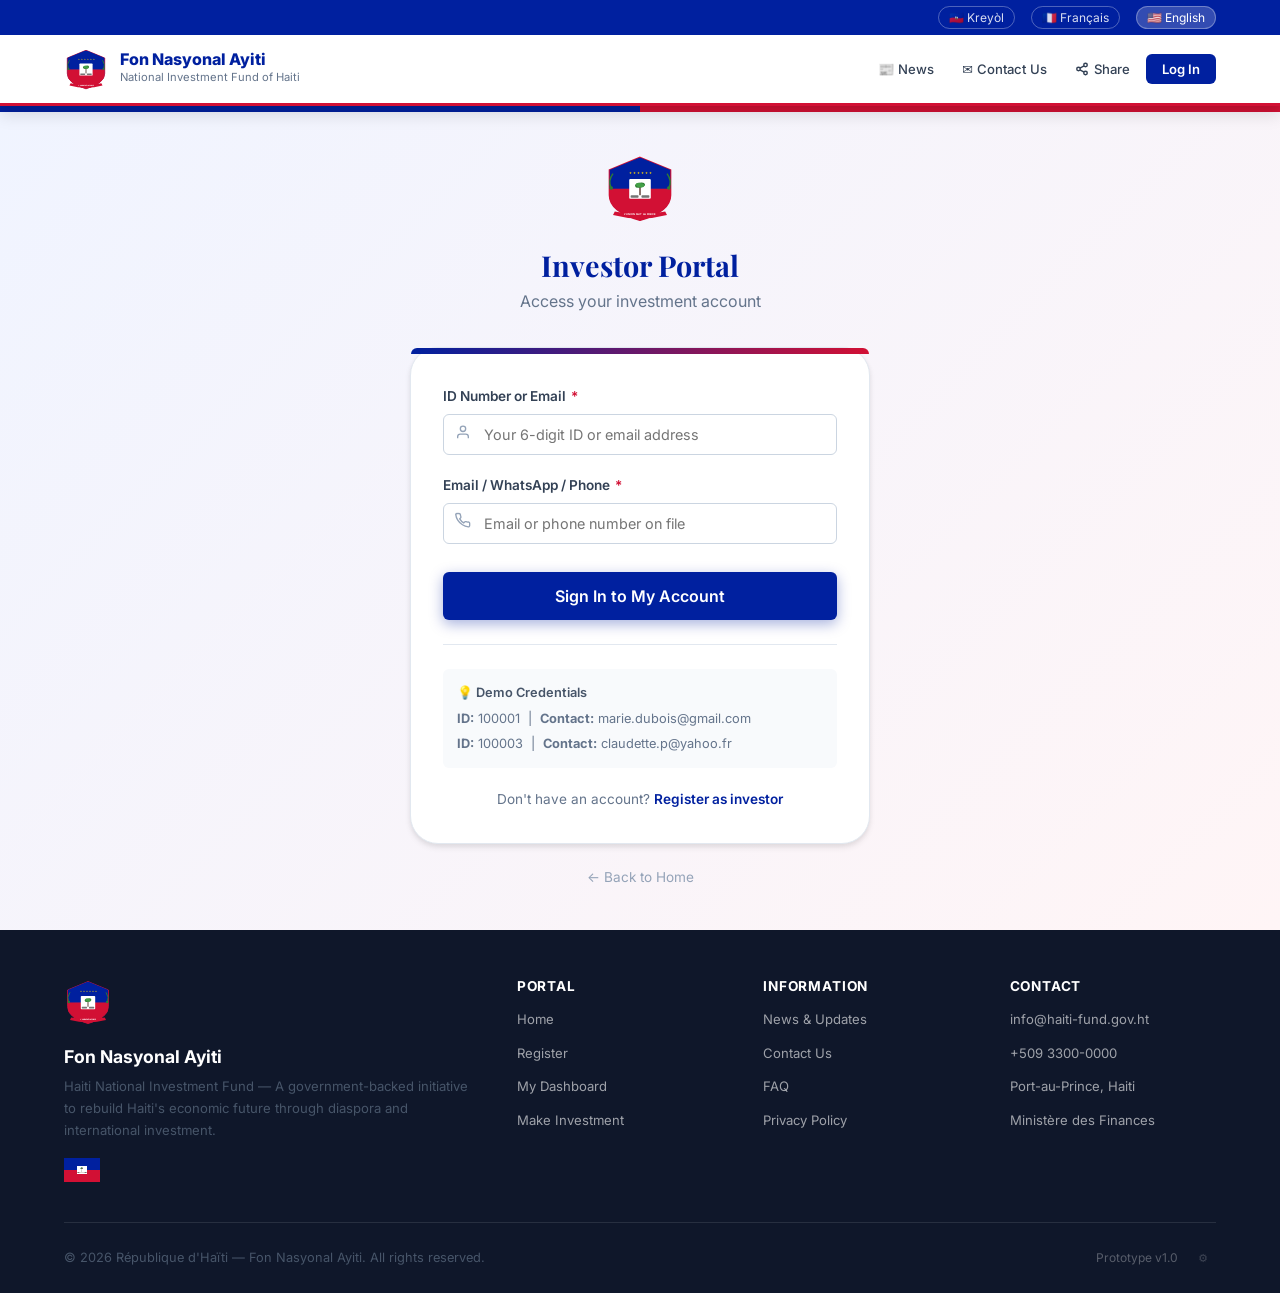
<file: investor/login.html>
<!DOCTYPE html>
<html lang="en">
<head>
  <meta charset="UTF-8">
  <meta name="viewport" content="width=device-width, initial-scale=1.0">
  <title>Log In — Haiti National Investment Fund</title>
  <meta name="description" content="Access your investor account with your ID number and contact information.">
  <link rel="stylesheet" href="styles.css">
  <link href="https://fonts.googleapis.com/css2?family=Inter:wght@300;400;500;600;700;800;900&family=Playfair+Display:wght@700;800&display=swap" rel="stylesheet">
</head>
<body>
  <div id="toast-container" class="toast-container"></div>
  <nav id="navbar" class="navbar"></nav>
  <div class="flag-divider"></div>

  <main class="page" style="min-height:calc(100vh - 140px);display:flex;align-items:center;justify-content:center;background:linear-gradient(135deg,#F0F4FF 0%,#FFF5F6 100%);padding:40px 16px">
    <div style="width:100%;max-width:460px">
      <!-- Header -->
      <div class="text-center" style="margin-bottom:32px">
        <div id="login-emblem"></div>
        <h1 style="font-family:var(--font-display);color:var(--haiti-blue);margin-top:16px;font-size:1.8rem">Investor Portal</h1>
        <p style="color:var(--gray-500);margin-top:6px">Access your investment account</p>
      </div>

      <!-- Login Card -->
      <div class="card" style="border-radius:var(--radius-xl);overflow:visible">
        <div style="height:6px;background:linear-gradient(to right,var(--haiti-blue),var(--haiti-red));border-radius:var(--radius-xl) var(--radius-xl) 0 0"></div>
        <div class="card-body" style="padding:32px">
          <form id="login-form" novalidate>
            <div class="form-group" style="margin-bottom:20px">
              <label class="form-label" for="login-id">
                ID Number or Email <span class="required">*</span>
              </label>
              <div class="input-with-icon">
                <span class="input-icon">
                  <svg width="16" height="16" viewBox="0 0 24 24" fill="none" stroke="currentColor" stroke-width="2"><path d="M20 21v-2a4 4 0 0 0-4-4H8a4 4 0 0 0-4 4v2"/><circle cx="12" cy="7" r="4"/></svg>
                </span>
                <input type="text" class="form-control" id="login-id"
                  placeholder="Your 6-digit ID or email address"
                  autocomplete="username" required>
              </div>
              <span class="form-error hidden" id="error-id">Please enter your ID number or email.</span>
            </div>

            <div class="form-group" style="margin-bottom:28px">
              <label class="form-label" for="login-contact">
                Email / WhatsApp / Phone <span class="required">*</span>
              </label>
              <div class="input-with-icon">
                <span class="input-icon">
                  <svg width="16" height="16" viewBox="0 0 24 24" fill="none" stroke="currentColor" stroke-width="2"><path d="M22 16.92v3a2 2 0 0 1-2.18 2 19.79 19.79 0 0 1-8.63-3.07A19.5 19.5 0 0 1 4.15 12a19.79 19.79 0 0 1-3.07-8.67A2 2 0 0 1 3.06 2h3a2 2 0 0 1 2 1.72 12.84 12.84 0 0 0 .7 2.81 2 2 0 0 1-.45 2.11L7.09 9.91a16 16 0 0 0 6 6l1.27-1.27a2 2 0 0 1 2.11-.45 12.84 12.84 0 0 0 2.81.7A2 2 0 0 1 22 16.92z"/></svg>
                </span>
                <input type="text" class="form-control" id="login-contact"
                  placeholder="Email or phone number on file"
                  autocomplete="current-password" required>
              </div>
              <span class="form-error hidden" id="error-contact">Please enter your contact information.</span>
            </div>

            <div id="login-error" class="hidden" style="background:#FFF1F2;border:1px solid #FECDD3;border-radius:var(--radius-sm);padding:12px 16px;margin-bottom:20px;font-size:0.875rem;color:var(--haiti-red)">
              ❌ No account found with those credentials. Please check and try again.
            </div>

            <button type="submit" class="btn btn-primary btn-full btn-lg" id="login-btn">
              <span id="login-btn-text">Sign In to My Account</span>
              <span id="login-spinner" class="spinner hidden"></span>
            </button>
          </form>

          <div class="divider"></div>

          <!-- Demo credentials hint -->
          <div style="background:var(--gray-50);border-radius:var(--radius-sm);padding:14px;font-size:0.8rem;color:var(--gray-500)">
            <div style="font-weight:600;color:var(--gray-600);margin-bottom:6px">💡 Demo Credentials</div>
            <div style="display:flex;flex-direction:column;gap:4px">
              <div><strong>ID:</strong> 100001 &nbsp;|&nbsp; <strong>Contact:</strong> marie.dubois@gmail.com</div>
              <div><strong>ID:</strong> 100003 &nbsp;|&nbsp; <strong>Contact:</strong> claudette.p@yahoo.fr</div>
            </div>
          </div>

          <div style="text-align:center;margin-top:20px">
            <p style="font-size:0.85rem;color:var(--gray-500)">
              Don't have an account?
              <a href="register.html" style="color:var(--haiti-blue);font-weight:600">Register as investor</a>
            </p>
          </div>
        </div>
      </div>

      <div class="text-center" style="margin-top:20px">
        <a href="index.html" style="font-size:0.85rem;color:var(--gray-400)">← Back to Home</a>
      </div>
    </div>
  </main>

  <footer id="site-footer" class="site-footer"></footer>

  <script src="app.js"></script>
  <script src="components.js"></script>
  <script>
    document.addEventListener('DOMContentLoaded', function() {
      // Redirect if already logged in
      if (window.APP.getCurrentUser()) {
        window.location.href = 'dashboard.html';
        return;
      }
      renderNavbar();
      renderFooter();
      document.getElementById('login-emblem').innerHTML = HaitiEmblem({ size: 72 });

      // Form submission
      document.getElementById('login-form').addEventListener('submit', function(e) {
        e.preventDefault();
        const idInput      = document.getElementById('login-id');
        const contactInput = document.getElementById('login-contact');
        const errorDiv     = document.getElementById('login-error');

        let valid = true;
        document.getElementById('error-id').classList.add('hidden');
        document.getElementById('error-contact').classList.add('hidden');
        errorDiv.classList.add('hidden');
        idInput.classList.remove('is-invalid');
        contactInput.classList.remove('is-invalid');

        if (!idInput.value.trim()) {
          document.getElementById('error-id').classList.remove('hidden');
          idInput.classList.add('is-invalid');
          valid = false;
        }
        if (!contactInput.value.trim()) {
          document.getElementById('error-contact').classList.remove('hidden');
          contactInput.classList.add('is-invalid');
          valid = false;
        }
        if (!valid) return;

        // Show loading
        const btn = document.getElementById('login-btn');
        const btnText = document.getElementById('login-btn-text');
        const spinner = document.getElementById('login-spinner');
        btn.disabled = true;
        btnText.textContent = 'Signing in...';
        spinner.classList.remove('hidden');

        setTimeout(() => {
          const investor = window.APP.findInvestorByCredentials(idInput.value.trim(), contactInput.value.trim());
          btn.disabled = false;
          btnText.textContent = 'Sign In to My Account';
          spinner.classList.add('hidden');

          if (investor) {
            window.APP.login(investor);
            toast(`Welcome back, ${investor.firstName}!`, 'success');
            setTimeout(() => window.location.href = 'dashboard.html', 900);
          } else {
            errorDiv.classList.remove('hidden');
            idInput.classList.add('is-invalid');
            contactInput.classList.add('is-invalid');
          }
        }, 1200);
      });
    });
  </script>
</body>
</html>
</file>
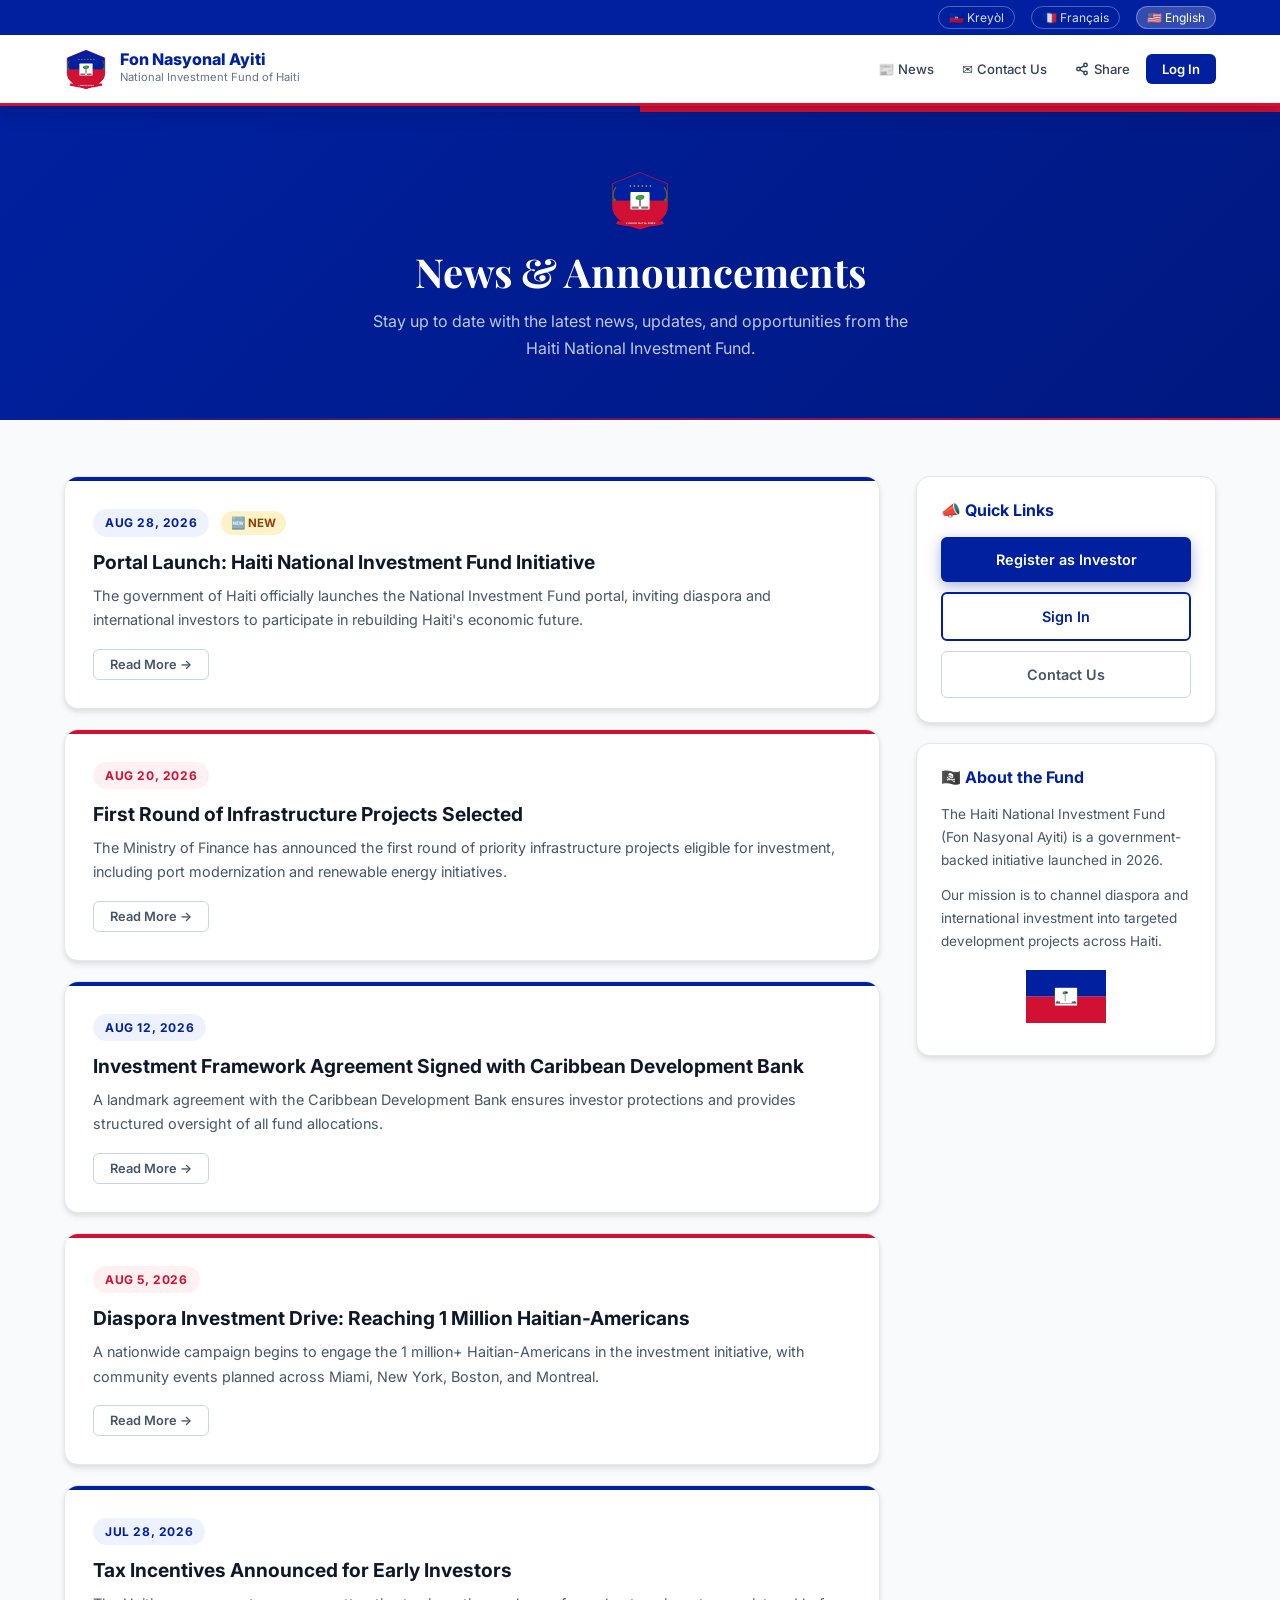
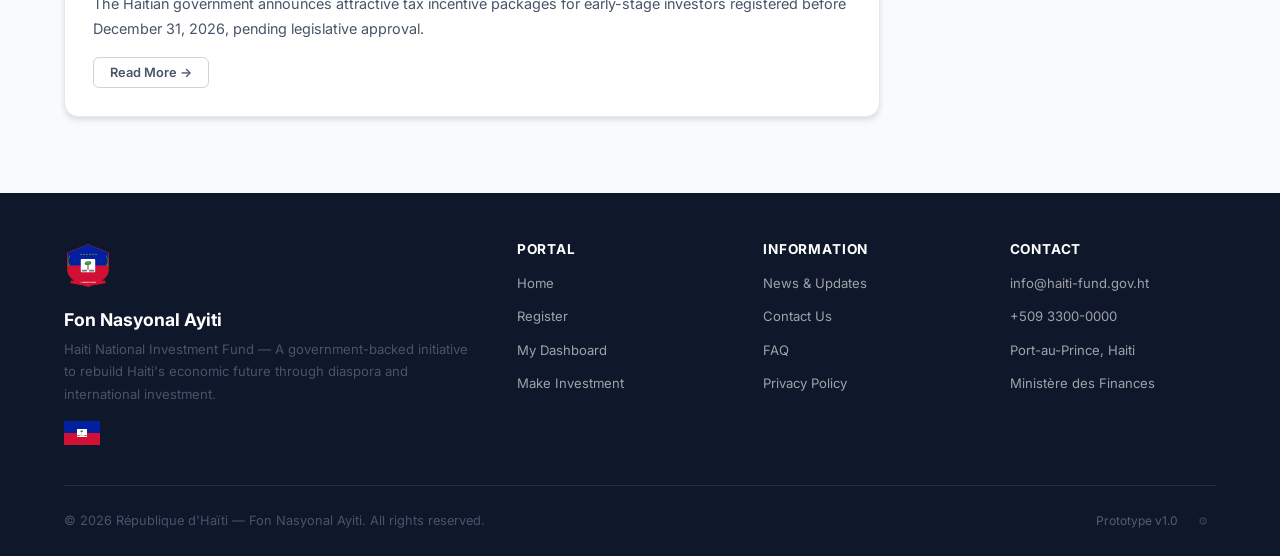
<file: investor/news.html>
<!DOCTYPE html>
<html lang="en">
<head>
  <meta charset="UTF-8">
  <meta name="viewport" content="width=device-width, initial-scale=1.0">
  <title>News & Updates — Haiti National Investment Fund</title>
  <meta name="description" content="Latest news, announcements, and updates from the Haiti National Investment Fund.">
  <link rel="stylesheet" href="styles.css">
  <link href="https://fonts.googleapis.com/css2?family=Inter:wght@300;400;500;600;700;800;900&family=Playfair+Display:wght@700;800&display=swap" rel="stylesheet">
</head>
<body>
  <div id="toast-container" class="toast-container"></div>
  <nav id="navbar" class="navbar"></nav>
  <div class="flag-divider"></div>

  <!-- Page Header -->
  <div style="background:linear-gradient(135deg,var(--haiti-blue) 0%,var(--haiti-blue-dark) 100%);padding:56px 0;text-align:center">
    <div class="container">
      <div id="news-page-emblem" style="margin-bottom:16px;display:flex;justify-content:center"></div>
      <h1 style="color:white;font-family:var(--font-display);font-size:2.5rem;margin-bottom:12px">News & Announcements</h1>
      <p style="color:rgba(255,255,255,0.75);max-width:560px;margin:0 auto">Stay up to date with the latest news, updates, and opportunities from the Haiti National Investment Fund.</p>
    </div>
  </div>
  <div class="section-divider"></div>

  <main class="page" style="background:var(--gray-50);padding:56px 0">
    <div class="container">
      <div style="display:grid;grid-template-columns:1fr 300px;gap:36px;align-items:start" id="news-layout">

        <!-- Main News Feed -->
        <div id="news-feed"></div>

        <!-- Sidebar -->
        <div>
          <div class="card" style="margin-bottom:20px">
            <div class="card-body">
              <h3 style="font-size:1rem;margin-bottom:16px;color:var(--haiti-blue)">📣 Quick Links</h3>
              <div style="display:flex;flex-direction:column;gap:10px">
                <a href="register.html" class="btn btn-primary btn-full">Register as Investor</a>
                <a href="login.html" class="btn btn-outline btn-full">Sign In</a>
                <a href="contact.html" class="btn btn-ghost btn-full">Contact Us</a>
              </div>
            </div>
          </div>

          <div class="card">
            <div class="card-body">
              <h3 style="font-size:1rem;margin-bottom:16px;color:var(--haiti-blue)">🏴‍☠️ About the Fund</h3>
              <p style="font-size:0.85rem;margin-bottom:12px">The Haiti National Investment Fund (Fon Nasyonal Ayiti) is a government-backed initiative launched in 2026.</p>
              <p style="font-size:0.85rem;margin-bottom:12px">Our mission is to channel diaspora and international investment into targeted development projects across Haiti.</p>
              <div style="display:flex;justify-content:center;margin-top:16px">
                <div id="sidebar-flag"></div>
              </div>
            </div>
          </div>
        </div>
      </div>
    </div>
  </main>

  <footer id="site-footer" class="site-footer"></footer>

  <script src="app.js"></script>
  <script src="components.js"></script>
  <script>
    document.addEventListener('DOMContentLoaded', function() {
      renderNavbar();
      renderFooter();
      document.getElementById('news-page-emblem').innerHTML = HaitiEmblem({ size: 64 });
      document.getElementById('sidebar-flag').innerHTML = HaitiFlag({ size: 80 });

      const news = window.APP.get('news') || [];
      const feed = document.getElementById('news-feed');

      if (news.length === 0) {
        feed.innerHTML = '<div style="text-align:center;color:var(--gray-400);padding:60px 0">No news items yet.</div>';
        return;
      }

      feed.innerHTML = news.map((item, idx) => `
        <article class="card" style="margin-bottom:20px;transition:var(--transition)" onmouseover="this.style.transform='translateY(-2px)'" onmouseout="this.style.transform='translateY(0)'">
          <div style="height:4px;background:${idx % 2 === 0 ? 'var(--haiti-blue)' : 'var(--haiti-red)'}"></div>
          <div class="card-body" style="padding:28px">
            <div style="display:flex;align-items:center;gap:12px;margin-bottom:14px">
              <div style="background:${idx % 2 === 0 ? '#EEF2FF' : '#FFF1F2'};color:${idx % 2 === 0 ? 'var(--haiti-blue)' : 'var(--haiti-red)'};font-size:0.75rem;font-weight:700;padding:4px 12px;border-radius:20px;text-transform:uppercase;letter-spacing:0.05em">
                ${formatDate(item.date)}
              </div>
              ${item.isNew ? '<span class="badge badge-yellow">🆕 NEW</span>' : ''}
            </div>
            <h2 style="font-size:1.2rem;color:var(--gray-900);margin-bottom:10px">${item.title}</h2>
            <p style="font-size:0.9rem;line-height:1.7">${item.excerpt}</p>
            <div style="margin-top:16px">
              <button class="btn btn-ghost btn-sm" onclick="toast('Full article coming soon!','info')">Read More →</button>
            </div>
          </div>
        </article>
      `).join('');

      // Responsive
      if (window.innerWidth < 768) {
        document.getElementById('news-layout').style.gridTemplateColumns = '1fr';
      }
    });
  </script>
</body>
</html>
</file>
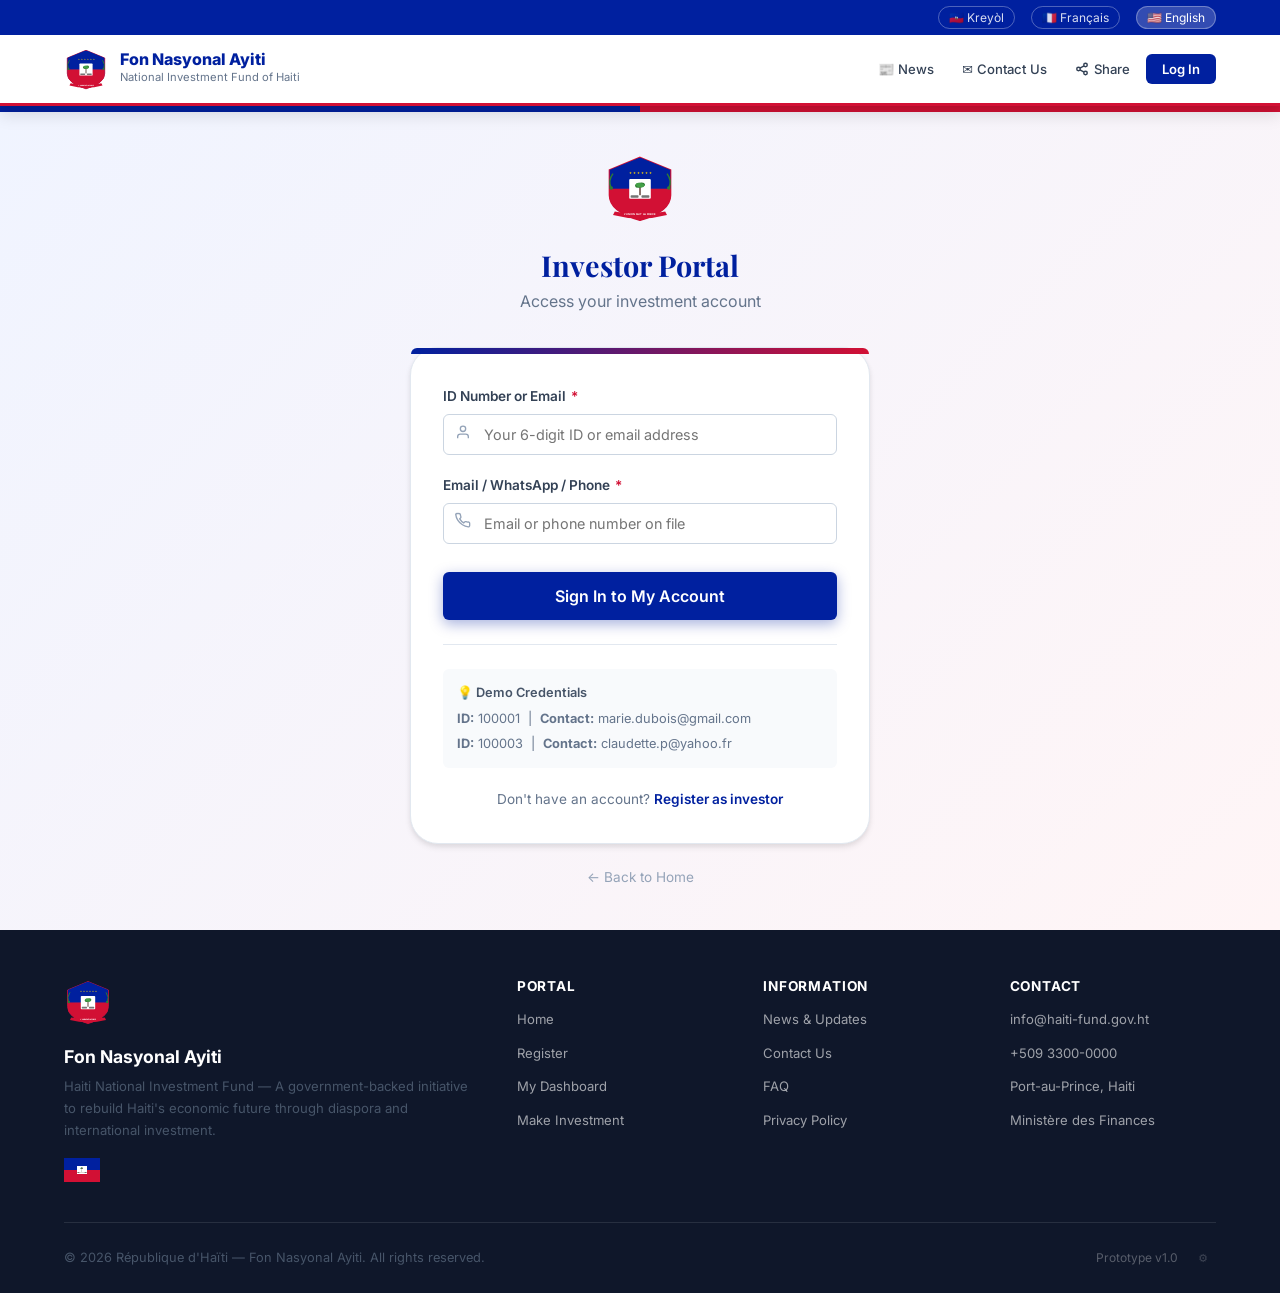
<file: investor/payment.html>
<!DOCTYPE html>
<html lang="en">
<head>
  <meta charset="UTF-8">
  <meta name="viewport" content="width=device-width, initial-scale=1.0">
  <title>Make Investment — Haiti National Investment Fund</title>
  <meta name="description" content="Complete your investment transfer for the Haiti National Investment Fund.">
  <link rel="stylesheet" href="styles.css">
  <link href="https://fonts.googleapis.com/css2?family=Inter:wght@300;400;500;600;700;800;900&family=Playfair+Display:wght@700;800&display=swap" rel="stylesheet">
</head>
<body>
  <div id="toast-container" class="toast-container"></div>
  <nav id="navbar" class="navbar"></nav>
  <div class="flag-divider"></div>

  <main class="page" style="min-height:calc(100vh - 120px);background:var(--gray-50);padding:48px 0">
    <div class="container-sm">

      <!-- Payment Form View -->
      <div id="payment-view">
        <div class="section-header text-center" style="margin-bottom:32px">
          <div class="section-badge">💳 Secure Transfer</div>
          <h1 style="color:var(--haiti-blue)">Make Your Investment</h1>
          <p>Your investment is secured and processed by the Haiti National Investment Fund.</p>
        </div>

        <!-- Security Notice -->
        <div style="display:flex;align-items:center;gap:10px;background:#F0FDF4;border:1px solid #A7F3D0;border-radius:var(--radius-sm);padding:12px 16px;margin-bottom:24px;font-size:0.85rem;color:#065F46">
          <span style="font-size:1.1rem">🔒</span>
          <span>This form is for demonstration purposes only. No real payment data is transmitted or stored.</span>
        </div>

        <div style="display:grid;grid-template-columns:1fr 320px;gap:24px;align-items:start">
          <!-- Left: Payment Form -->
          <div>
            <!-- Payment Method -->
            <div class="card" style="margin-bottom:20px">
              <div class="card-body">
                <div class="form-section-title" style="margin-bottom:14px">Payment Method</div>
                <div class="payment-method-grid" id="payment-methods">
                  <!-- Rendered by JS -->
                </div>
              </div>
            </div>

            <!-- Card Details -->
            <div class="card">
              <div class="card-body">
                <div class="form-section-title" style="margin-bottom:18px">Card Information</div>
                <form id="payment-form" novalidate>
                  <div class="form-group" style="margin-bottom:18px">
                    <label class="form-label" for="card-name">Name on Card <span class="required">*</span></label>
                    <input type="text" class="form-control" id="card-name"
                      placeholder="MARIE DUBOIS" autocomplete="cc-name" required>
                    <span class="form-error hidden" id="err-card-name">Required</span>
                  </div>

                  <div class="form-group" style="margin-bottom:18px">
                    <label class="form-label" for="card-number">Card Number <span class="required">*</span></label>
                    <input type="text" class="form-control card-number-display" id="card-number"
                      placeholder="1234 5678 9012 3456" maxlength="19"
                      autocomplete="cc-number" required>
                    <span class="form-error hidden" id="err-card-number">Enter a valid 16-digit card number</span>
                  </div>

                  <div class="form-row" style="margin-bottom:18px">
                    <div class="form-group">
                      <label class="form-label" for="card-expiry">Expiration Date <span class="required">*</span></label>
                      <input type="text" class="form-control" id="card-expiry"
                        placeholder="MM/YY" maxlength="5" autocomplete="cc-exp" required>
                      <span class="form-error hidden" id="err-card-expiry">Enter valid expiry (MM/YY)</span>
                    </div>
                    <div class="form-group">
                      <label class="form-label" for="card-cvv">CVV <span class="required">*</span></label>
                      <input type="text" class="form-control" id="card-cvv"
                        placeholder="•••" maxlength="4" autocomplete="cc-csc" required>
                      <span class="form-error hidden" id="err-card-cvv">Required</span>
                    </div>
                  </div>

                  <div class="divider"></div>

                  <div class="form-row" style="margin-bottom:18px">
                    <div class="form-group">
                      <label class="form-label">Investment Amount</label>
                      <input type="text" class="form-control" id="inv-amount" readonly>
                    </div>
                    <div class="form-group">
                      <label class="form-label">Total Invested (to date)</label>
                      <input type="text" class="form-control" id="total-invested" readonly>
                    </div>
                  </div>

                  <button type="submit" class="btn btn-red btn-full btn-xl" id="transfer-btn" style="margin-top:8px;font-size:1rem">
                    <span id="transfer-btn-text">🏦 Make Transfer Now</span>
                    <span id="transfer-spinner" class="spinner hidden"></span>
                  </button>

                  <p style="font-size:0.75rem;color:var(--gray-400);text-align:center;margin-top:12px">
                    By clicking "Make Transfer Now" you confirm this is a demonstration transfer.
                  </p>
                </form>
              </div>
            </div>
          </div>

          <!-- Right: Summary -->
          <div>
            <div id="profile-payment-summary" style="margin-bottom:16px"></div>

            <div class="card">
              <div class="card-body">
                <div class="form-section-title" style="margin-bottom:12px">Accepted Methods</div>
                <div style="display:flex;flex-wrap:wrap;gap:6px" id="method-logos"></div>
                <div class="divider"></div>
                <div style="font-size:0.8rem;color:var(--gray-500);display:flex;flex-direction:column;gap:8px">
                  <div style="display:flex;gap:8px;align-items:center">
                    <span>🔒</span><span>256-bit SSL encryption</span>
                  </div>
                  <div style="display:flex;gap:8px;align-items:center">
                    <span>🏛️</span><span>Government-certified portal</span>
                  </div>
                  <div style="display:flex;gap:8px;align-items:center">
                    <span>📋</span><span>Official receipt generated</span>
                  </div>
                </div>
              </div>
            </div>
          </div>
        </div>
      </div>

      <!-- Receipt View (hidden until payment success) -->
      <div id="receipt-view" class="hidden" style="animation:fadeInUp 0.5s ease">
        <div class="text-center" style="margin-bottom:32px">
          <div class="success-icon-wrapper">
            <svg width="40" height="40" viewBox="0 0 24 24" fill="none" stroke="#10B981" stroke-width="3">
              <polyline points="20 6 9 17 4 12"/>
            </svg>
          </div>
          <h2 style="color:var(--haiti-blue);font-family:var(--font-display);margin-top:16px">Transfer Successful!</h2>
          <p style="color:var(--gray-600)">Your investment has been received and recorded.</p>
        </div>

        <!-- The Receipt Card -->
        <div class="receipt-card" id="the-receipt">
          <div class="receipt-header">
            <div id="receipt-emblem"></div>
            <h2>Investment Receipt</h2>
            <p>Fon Nasyonal Ayiti — Haiti National Investment Fund</p>
          </div>

          <div class="receipt-body">
            <div class="receipt-status">
              ✅ TRANSFER CONFIRMED
            </div>

            <div class="receipt-amount">
              <div class="amount-value" id="receipt-amount-val"></div>
              <div class="amount-label">Total Investment Amount</div>
            </div>

            <div class="receipt-id-box">
              <div class="id-label">Investor ID</div>
              <div class="id-number" id="receipt-investor-id"></div>
            </div>

            <div id="receipt-rows"></div>

            <div class="receipt-dots">
              <div class="receipt-dot"></div><div class="receipt-dot"></div><div class="receipt-dot"></div>
              <div class="receipt-dot"></div><div class="receipt-dot"></div>
            </div>

            <!-- QR Code -->
            <div style="text-align:center;margin:20px 0">
              <div id="receipt-qr"></div>
            </div>
          </div>

          <div class="receipt-footer">
            <p style="font-size:0.75rem;color:var(--gray-500);margin-bottom:8px">
              This receipt is your official confirmation. Please save or print it for your records.
            </p>
            <p style="font-size:0.72rem;color:var(--gray-400)">
              République d'Haïti — Ministère des Finances — © 2026
            </p>
          </div>
        </div>

        <div style="display:flex;gap:12px;justify-content:center;margin-top:24px;flex-wrap:wrap" class="no-print">
          <button class="btn btn-outline btn-lg" onclick="window.print()">🖨️ Print Receipt</button>
          <a href="dashboard.html" class="btn btn-primary btn-lg">📊 Go to Dashboard</a>
          <a href="index.html" class="btn btn-ghost btn-lg">🏠 Home</a>
        </div>
      </div>

    </div>
  </main>

  <footer id="site-footer" class="site-footer"></footer>

  <script src="app.js"></script>
  <script src="components.js"></script>
  <script>
    let investor;
    let selectedMethod = 'visa';

    const PAYMENT_METHODS = [
      { id: 'debit',       label: 'Debit',       icon: '💳' },
      { id: 'credit',      label: 'Credit',      icon: '🏦' },
      { id: 'visa',        label: 'Visa',        icon: '💳' },
      { id: 'mastercard',  label: 'Mastercard',  icon: '🔴' },
      { id: 'amex',        label: 'Amex',        icon: '🔷' },
      { id: 'paypal',      label: 'PayPal',      icon: '🅿️' },
      { id: 'apple-pay',   label: 'Apple Pay',   icon: '🍎' },
      { id: 'google-pay',  label: 'Google Pay',  icon: '🔵' }
    ];

    document.addEventListener('DOMContentLoaded', function() {
      investor = window.APP.getCurrentUser();
      if (!investor) {
        window.location.href = 'login.html';
        return;
      }
      renderNavbar();
      renderFooter();
      initPaymentPage();
    });

    function initPaymentPage() {
      // Payment methods
      const methodsGrid = document.getElementById('payment-methods');
      methodsGrid.innerHTML = PAYMENT_METHODS.map(m => `
        <button type="button" class="payment-method-btn ${m.id === selectedMethod ? 'selected' : ''}"
          id="method-${m.id}" onclick="selectMethod('${m.id}')">
          <span class="payment-method-icon">${m.icon}</span>
          <span>${m.label}</span>
        </button>
      `).join('');

      // Method logos in sidebar
      document.getElementById('method-logos').innerHTML = PAYMENT_METHODS.map(m =>
        `<span style="font-size:1.5rem" title="${m.label}">${m.icon}</span>`
      ).join('');

      // Fill amounts
      document.getElementById('inv-amount').value = formatCurrency(investor.exactAmount);
      document.getElementById('total-invested').value = formatCurrency(investor.totalInvested);

      // Profile summary
      renderProfileSummary('profile-payment-summary', investor);

      // Card number formatting
      document.getElementById('card-number').addEventListener('input', function(e) {
        let val = e.target.value.replace(/\D/g, '').slice(0, 16);
        e.target.value = val.replace(/(.{4})/g, '$1 ').trim();
      });

      // Expiry formatting
      document.getElementById('card-expiry').addEventListener('input', function(e) {
        let val = e.target.value.replace(/\D/g, '').slice(0, 4);
        if (val.length >= 2) val = val.slice(0, 2) + '/' + val.slice(2);
        e.target.value = val;
      });

      // Form submit
      document.getElementById('payment-form').addEventListener('submit', handlePayment);
    }

    function selectMethod(methodId) {
      selectedMethod = methodId;
      document.querySelectorAll('.payment-method-btn').forEach(b => {
        b.classList.toggle('selected', b.id === `method-${methodId}`);
      });
    }

    function handlePayment(e) {
      e.preventDefault();

      const cardName   = document.getElementById('card-name').value.trim();
      const cardNumber = document.getElementById('card-number').value.trim();
      const cardExpiry = document.getElementById('card-expiry').value.trim();
      const cardCvv    = document.getElementById('card-cvv').value.trim();

      // Clear errors
      ['card-name','card-number','card-expiry','card-cvv'].forEach(f => {
        document.getElementById(`err-${f}`).classList.add('hidden');
        document.getElementById(f).classList.remove('is-invalid');
      });

      let valid = true;
      if (!cardName)  { showPayErr('card-name'); valid = false; }
      if (!cardNumber || cardNumber.replace(/\D/g,'').length < 16) { showPayErr('card-number'); valid = false; }
      if (!cardExpiry || !/^\d{2}\/\d{2}$/.test(cardExpiry)) { showPayErr('card-expiry'); valid = false; }
      if (!cardCvv || cardCvv.length < 3) { showPayErr('card-cvv'); valid = false; }
      if (!valid) return;

      // Show loading state
      const btn = document.getElementById('transfer-btn');
      btn.disabled = true;
      document.getElementById('transfer-btn-text').innerHTML = 'Processing Transfer...';
      document.getElementById('transfer-spinner').classList.remove('hidden');

      // Progress simulation
      let progress = 0;
      const progressSteps = ['Connecting to payment gateway...', 'Verifying card details...', 'Processing transfer...', 'Confirming with bank...', 'Transfer successful! ✅'];
      let stepIdx = 0;
      const interval = setInterval(() => {
        if (stepIdx < progressSteps.length - 1) {
          stepIdx++;
          document.getElementById('transfer-btn-text').textContent = progressSteps[stepIdx];
        }
      }, 600);

      setTimeout(() => {
        clearInterval(interval);
        const txnId = generateTxnId();
        const last4 = cardNumber.replace(/\D/g,'').slice(-4);

        // Confirm payment in state
        const updated = window.APP.confirmPayment(investor.id, {
          cardLast4: last4,
          transactionId: txnId,
          totalInvested: investor.exactAmount,
          paymentMethod: selectedMethod
        });
        investor = updated || investor;

        showReceipt({ investor, txnId, last4, amount: investor.exactAmount });
      }, 3400);
    }

    function showPayErr(field) {
      document.getElementById(`err-${field}`).classList.remove('hidden');
      document.getElementById(field).classList.add('is-invalid');
    }

    function showReceipt({ investor, txnId, last4, amount }) {
      document.getElementById('payment-view').classList.add('hidden');
      const receiptView = document.getElementById('receipt-view');
      receiptView.classList.remove('hidden');

      // Emblem
      document.getElementById('receipt-emblem').innerHTML = HaitiEmblem({ size: 60 });

      // Amount
      document.getElementById('receipt-amount-val').textContent = formatCurrency(amount);
      document.getElementById('receipt-investor-id').textContent = investor.id;

      // Rows
      const today = new Date().toLocaleDateString('en-US', { year: 'numeric', month: 'long', day: 'numeric' });
      const rows = [
        { label: 'Investor Name',    value: `${investor.firstName} ${investor.lastName}` },
        { label: 'Transaction ID',   value: txnId },
        { label: 'Transaction Date', value: today },
        { label: 'Investment Range', value: investor.amountRange },
        { label: 'Payment Method',   value: selectedMethod.toUpperCase() },
        { label: 'Card Number',      value: `•••• •••• •••• ${last4}` },
        { label: 'Email',            value: investor.email },
        { label: 'WhatsApp',         value: investor.whatsapp },
        { label: 'Status',           value: '✅ CONFIRMED' }
      ];
      document.getElementById('receipt-rows').innerHTML = rows.map(r => `
        <div class="receipt-row">
          <span class="receipt-label">${r.label}</span>
          <span class="receipt-value">${r.value}</span>
        </div>`).join('');

      // QR Code
      renderQRCode('receipt-qr', txnId + investor.id);

      // Scroll to receipt
      window.scrollTo({ top: 0, behavior: 'smooth' });

      // Update navbar
      renderNavbar();

      toast('🎉 Transfer successful! Your receipt has been generated.', 'success');
    }
  </script>
</body>
</html>
</file>
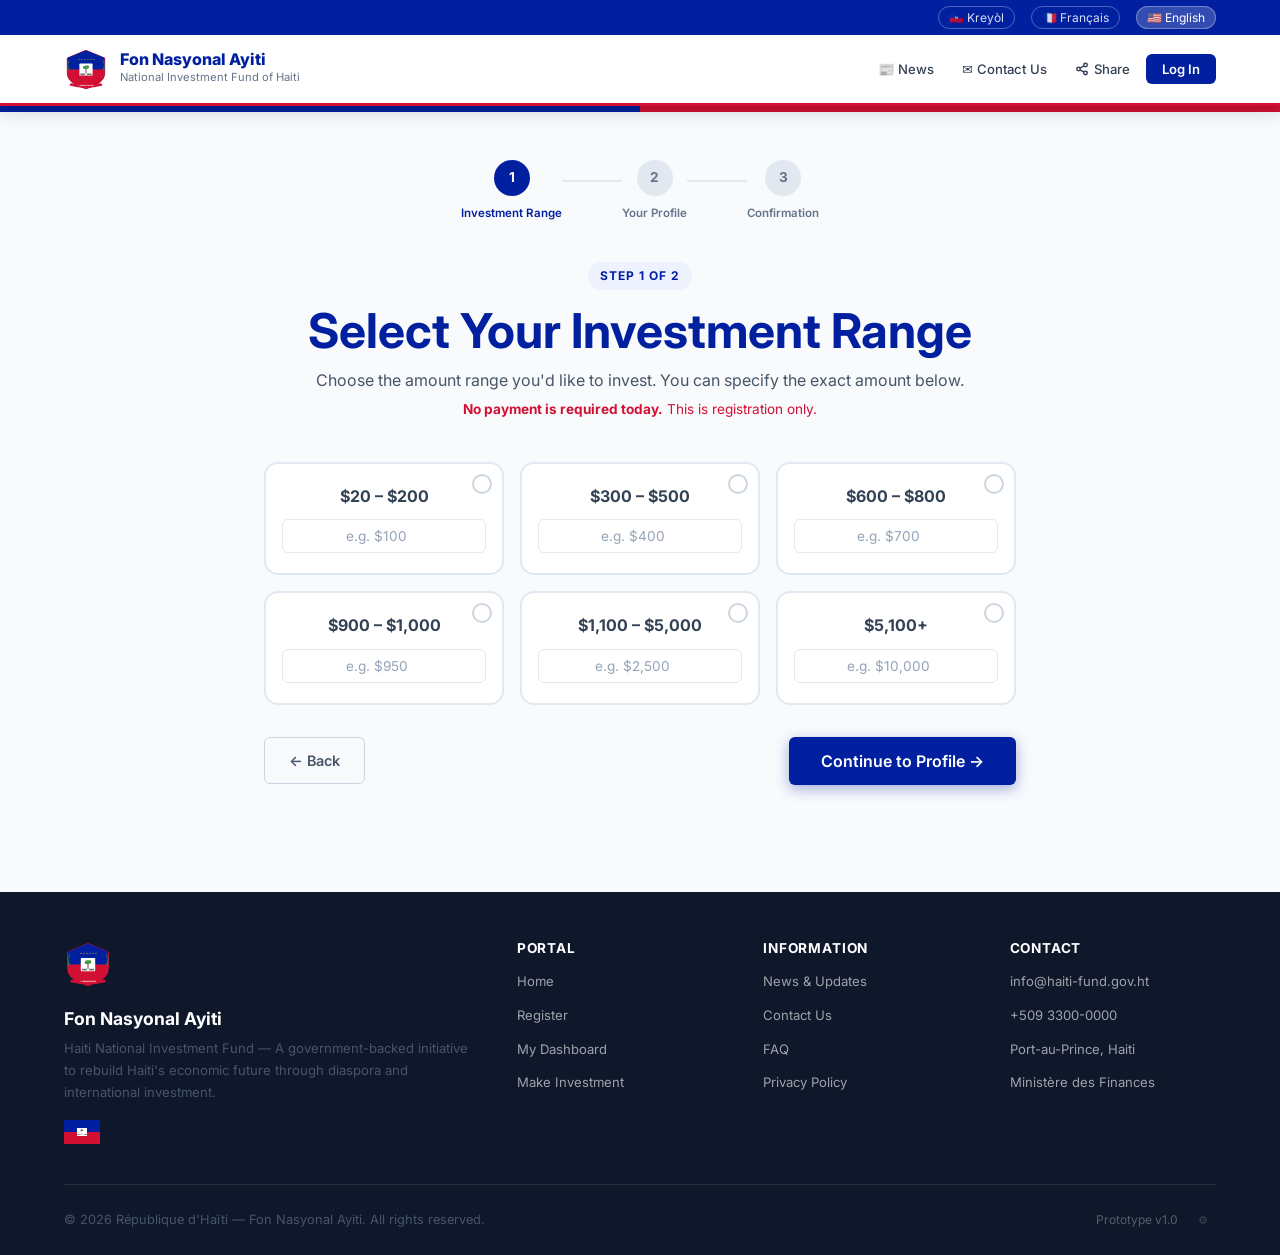
<file: investor/register.html>
<!DOCTYPE html>
<html lang="en">
<head>
  <meta charset="UTF-8">
  <meta name="viewport" content="width=device-width, initial-scale=1.0">
  <title>Register as Investor — Haiti National Investment Fund</title>
  <meta name="description" content="Register as a potential investor in the Haiti National Investment Fund. Select your investment range and complete your profile.">
  <link rel="stylesheet" href="styles.css">
  <link href="https://fonts.googleapis.com/css2?family=Inter:wght@300;400;500;600;700;800;900&family=Playfair+Display:wght@700;800&display=swap" rel="stylesheet">
</head>
<body>
  <div id="toast-container" class="toast-container"></div>
  <nav id="navbar" class="navbar"></nav>
  <div class="flag-divider"></div>

  <main class="page" style="min-height:calc(100vh - 120px);background:var(--gray-50);padding:48px 0">
    <div class="container-sm">

      <!-- Step Indicator -->
      <div id="step-indicator" style="margin-bottom:40px"></div>

      <!-- STEP 1: Amount Selection -->
      <div id="step-1" class="page">
        <div class="section-header text-center">
          <div class="section-badge">Step 1 of 2</div>
          <h1 style="color:var(--haiti-blue);margin-bottom:8px">Select Your Investment Range</h1>
          <p>Choose the amount range you'd like to invest. You can specify the exact amount below.</p>
          <p style="font-size:0.85rem;color:var(--haiti-red);margin-top:4px"><strong>No payment is required today.</strong> This is registration only.</p>
        </div>

        <div id="amount-tiles-container" style="margin-bottom:32px"></div>

        <div id="amount-error" class="hidden" style="background:#FFF1F2;border:1px solid #FECDD3;border-radius:var(--radius-sm);padding:12px 16px;margin-bottom:20px;font-size:0.875rem;color:var(--haiti-red)">
          ❌ Please select an investment range and enter an amount.
        </div>

        <div style="display:flex;justify-content:space-between;align-items:center;margin-top:8px">
          <a href="index.html" class="btn btn-ghost">← Back</a>
          <button class="btn btn-primary btn-lg" id="next-to-profile" onclick="goToStep2()">
            Continue to Profile →
          </button>
        </div>
      </div>

      <!-- STEP 2: Profile Form -->
      <div id="step-2" class="hidden page">
        <div class="section-header text-center">
          <div class="section-badge">Step 2 of 2</div>
          <h1 style="color:var(--haiti-blue);margin-bottom:8px">Complete Your Profile</h1>
          <p>Provide your contact information so we can reach you when your investment is processed.</p>
        </div>

        <div class="card" style="border-radius:var(--radius-xl)">
          <div style="height:5px;background:linear-gradient(to right,var(--haiti-blue),var(--haiti-red));border-radius:var(--radius-xl) var(--radius-xl) 0 0"></div>
          <div class="card-body" style="padding:36px">
            <form id="profile-form" novalidate>
              <!-- Selected amount summary -->
              <div style="background:linear-gradient(135deg,#EEF2FF,#E0F2FE);border-radius:var(--radius-md);padding:16px 20px;margin-bottom:28px;display:flex;justify-content:space-between;align-items:center">
                <div>
                  <div style="font-size:0.75rem;font-weight:700;color:var(--gray-500);text-transform:uppercase;letter-spacing:0.05em">Selected Range</div>
                  <div style="font-weight:700;color:var(--haiti-blue)" id="selected-range-display">—</div>
                </div>
                <div>
                  <div style="font-size:0.75rem;font-weight:700;color:var(--gray-500);text-transform:uppercase;letter-spacing:0.05em">Exact Amount</div>
                  <div style="font-weight:700;color:var(--haiti-blue);font-size:1.2rem" id="selected-amount-display">—</div>
                </div>
                <button type="button" class="btn btn-ghost btn-sm" onclick="goToStep1()">✏️ Change</button>
              </div>

              <div class="form-row" style="margin-bottom:20px">
                <div class="form-group">
                  <label class="form-label" for="first-name">First Name <span class="required">*</span></label>
                  <input type="text" class="form-control" id="first-name" placeholder="Marie" autocomplete="given-name" required>
                  <span class="form-error hidden" id="err-first-name">Required</span>
                </div>
                <div class="form-group">
                  <label class="form-label" for="last-name">Last Name <span class="required">*</span></label>
                  <input type="text" class="form-control" id="last-name" placeholder="Dupont" autocomplete="family-name" required>
                  <span class="form-error hidden" id="err-last-name">Required</span>
                </div>
              </div>

              <div class="form-group" style="margin-bottom:20px">
                <label class="form-label" for="email">Email Address <span class="required">*</span></label>
                <input type="email" class="form-control" id="email" placeholder="marie.dupont@gmail.com" autocomplete="email" required>
                <span class="form-error hidden" id="err-email">Please enter a valid email address.</span>
              </div>

              <div class="form-group" style="margin-bottom:20px">
                <label class="form-label" for="whatsapp">WhatsApp Number <span class="required">*</span></label>
                <input type="tel" class="form-control" id="whatsapp" placeholder="+1-305-555-0100" autocomplete="tel" required>
                <span class="form-help">Include country code (e.g. +1 for USA, +33 for France)</span>
                <span class="form-error hidden" id="err-whatsapp">Please enter your WhatsApp number.</span>
              </div>

              <div class="form-row" style="margin-bottom:28px">
                <div class="form-group">
                  <label class="form-label">Amount</label>
                  <input type="text" class="form-control" id="form-amount" readonly>
                </div>
                <div class="form-group">
                  <label class="form-label">Date</label>
                  <input type="text" class="form-control" id="form-date" readonly>
                </div>
              </div>

              <div style="display:flex;gap:12px;justify-content:space-between">
                <button type="button" class="btn btn-ghost btn-lg" onclick="goToStep1()">← Back</button>
                <button type="submit" class="btn btn-primary btn-lg" id="submit-btn">
                  <span id="submit-btn-text">Submit Registration ✓</span>
                  <span id="submit-spinner" class="spinner hidden"></span>
                </button>
              </div>
            </form>
          </div>
        </div>
      </div>

      <!-- STEP 3: Success Screen -->
      <div id="step-3" class="hidden">
        <div class="success-screen" id="success-content">
          <!-- Populated by JS -->
        </div>
      </div>

    </div>
  </main>

  <footer id="site-footer" class="site-footer"></footer>

  <script src="app.js"></script>
  <script src="components.js"></script>
  <script>
    let currentStep = 1;

    document.addEventListener('DOMContentLoaded', function() {
      renderNavbar();
      renderFooter();
      renderAmountTiles('amount-tiles-container', null, '');
      renderSteps('step-indicator', ['Investment Range', 'Your Profile', 'Confirmation'], 1);

      // Set today's date
      document.getElementById('form-date').value = new Date().toLocaleDateString('en-US', { year: 'numeric', month: 'long', day: 'numeric' });
    });

    function onAmountSelected(rangeId, rangeLabel, amount) {
      document.getElementById('selected-range-display').textContent = rangeLabel;
      document.getElementById('selected-amount-display').textContent = amount ? formatCurrency(parseFloat(amount)) : '—';
      document.getElementById('form-amount').value = amount ? `${rangeLabel} — ${formatCurrency(parseFloat(amount))}` : rangeLabel;
    }

    function goToStep2() {
      // Validate amount selection
      if (!_selectedTileId || !_selectedAmount || parseFloat(_selectedAmount) <= 0) {
        document.getElementById('amount-error').classList.remove('hidden');
        document.getElementById('amount-tiles-container').scrollIntoView({ behavior: 'smooth' });
        return;
      }
      document.getElementById('amount-error').classList.add('hidden');
      currentStep = 2;
      document.getElementById('step-1').classList.add('hidden');
      document.getElementById('step-2').classList.remove('hidden');
      document.getElementById('step-2').classList.add('page');
      renderSteps('step-indicator', ['Investment Range', 'Your Profile', 'Confirmation'], 2);
      window.scrollTo({ top: 0, behavior: 'smooth' });
    }

    function goToStep1() {
      currentStep = 1;
      document.getElementById('step-2').classList.add('hidden');
      document.getElementById('step-1').classList.remove('hidden');
      renderSteps('step-indicator', ['Investment Range', 'Your Profile', 'Confirmation'], 1);
      window.scrollTo({ top: 0, behavior: 'smooth' });
    }

    // Profile form submission
    document.addEventListener('submit', function(e) {
      if (e.target.id !== 'profile-form') return;
      e.preventDefault();

      const firstName = document.getElementById('first-name').value.trim();
      const lastName  = document.getElementById('last-name').value.trim();
      const email     = document.getElementById('email').value.trim();
      const whatsapp  = document.getElementById('whatsapp').value.trim();

      // Clear errors
      ['first-name','last-name','email','whatsapp'].forEach(f => {
        document.getElementById(`err-${f}`).classList.add('hidden');
        document.getElementById(f).classList.remove('is-invalid');
      });

      let valid = true;
      if (!firstName) { showErr('first-name'); valid = false; }
      if (!lastName)  { showErr('last-name');  valid = false; }
      if (!email || !/^[^\s@]+@[^\s@]+\.[^\s@]+$/.test(email)) { showErr('email'); valid = false; }
      if (!whatsapp)  { showErr('whatsapp');   valid = false; }
      if (!valid) return;

      // Loading
      const btn = document.getElementById('submit-btn');
      btn.disabled = true;
      document.getElementById('submit-btn-text').textContent = 'Registering...';
      document.getElementById('submit-spinner').classList.remove('hidden');

      setTimeout(() => {
        const investor = window.APP.registerPotential({
          firstName, lastName, email, whatsapp,
          amountRange: _selectedLabel,
          exactAmount: parseFloat(_selectedAmount),
          country: 'Unknown'
        });

        showSuccess(investor);
      }, 1500);
    });

    function showErr(field) {
      document.getElementById(`err-${field}`).classList.remove('hidden');
      document.getElementById(field).classList.add('is-invalid');
    }

    function showSuccess(investor) {
      currentStep = 3;
      document.getElementById('step-2').classList.add('hidden');
      document.getElementById('step-3').classList.remove('hidden');
      renderSteps('step-indicator', ['Investment Range', 'Your Profile', 'Confirmation'], 3);

      document.getElementById('success-content').innerHTML = `
        <div style="margin-bottom:24px">${HaitiEmblem({ size: 80 })}</div>
        <div class="success-icon-wrapper">
          <svg width="40" height="40" viewBox="0 0 24 24" fill="none" stroke="#10B981" stroke-width="3">
            <polyline points="20 6 9 17 4 12"/>
          </svg>
        </div>
        <h2 style="color:var(--haiti-blue);font-family:var(--font-display);font-size:2rem;margin-bottom:8px">
          Thank You, ${investor.firstName}!
        </h2>
        <p style="color:var(--gray-600);max-width:420px;margin:0 auto 24px">
          Your registration has been received. You are now registered as a <strong>Potential Investor</strong> with the Haiti National Investment Fund.
        </p>

        <div class="success-id-display">
          <div class="id-lbl">Your Investor ID Number</div>
          <div class="id-num">${investor.id}</div>
          <div class="id-lbl" style="margin-top:8px">Keep this number safe — you'll need it to log in</div>
        </div>

        <div style="background:var(--gray-50);border-radius:var(--radius-md);padding:20px;max-width:420px;margin:24px auto;text-align:left">
          <div style="font-size:0.875rem;color:var(--gray-700);font-weight:600;margin-bottom:8px">📋 Summary</div>
          <div class="profile-row" style="color:var(--gray-700)">
            <span style="color:var(--gray-500);font-size:0.85rem">Name</span>
            <span style="font-weight:600">${investor.firstName} ${investor.lastName}</span>
          </div>
          <div class="profile-row" style="color:var(--gray-700)">
            <span style="color:var(--gray-500);font-size:0.85rem">Investment Range</span>
            <span style="font-weight:600">${investor.amountRange}</span>
          </div>
          <div class="profile-row" style="color:var(--gray-700)">
            <span style="color:var(--gray-500);font-size:0.85rem">Amount</span>
            <span style="font-weight:600;color:var(--haiti-blue)">${formatCurrency(investor.exactAmount)}</span>
          </div>
          <div class="profile-row" style="color:var(--gray-700)">
            <span style="color:var(--gray-500);font-size:0.85rem">Registered</span>
            <span style="font-weight:600">${formatDate(investor.registeredAt)}</span>
          </div>
        </div>

        <div style="background:#EEF2FF;border-radius:var(--radius-md);padding:16px;max-width:420px;margin:0 auto 32px;font-size:0.875rem;color:var(--haiti-blue)">
          📧 You will be contacted by our team via <strong>${investor.email}</strong> and <strong>${investor.whatsapp}</strong> within 3–5 business days with next steps.
        </div>

        <div style="display:flex;gap:12px;justify-content:center;flex-wrap:wrap">
          <a href="dashboard.html" class="btn btn-primary btn-lg">Go to My Dashboard →</a>
          <a href="payment.html" class="btn btn-red btn-lg">💳 Invest Now</a>
        </div>
      `;
      window.scrollTo({ top: 0, behavior: 'smooth' });
    }
  </script>
</body>
</html>
</file>
<file: investor/styles.css>
/* =========================================
   HAITI INVESTOR PORTAL — GLOBAL STYLES
   ========================================= */

@import url('https://fonts.googleapis.com/css2?family=Inter:wght@300;400;500;600;700;800;900&family=Playfair+Display:wght@700;800&display=swap');

/* ── CSS Variables ── */
:root {
  --haiti-red:       #D21034;
  --haiti-red-dark:  #A00D28;
  --haiti-red-light: #FF4D6D;
  --haiti-blue:      #00209F;
  --haiti-blue-dark: #001880;
  --haiti-blue-light:#1A3BBF;
  --white:           #FFFFFF;
  --gray-50:         #F8FAFC;
  --gray-100:        #F1F5F9;
  --gray-200:        #E2E8F0;
  --gray-300:        #CBD5E1;
  --gray-400:        #94A3B8;
  --gray-500:        #64748B;
  --gray-600:        #475569;
  --gray-700:        #334155;
  --gray-800:        #1E293B;
  --gray-900:        #0F172A;
  --success:         #10B981;
  --warning:         #F59E0B;
  --error:           #EF4444;

  --font-body: 'Inter', system-ui, sans-serif;
  --font-display: 'Playfair Display', Georgia, serif;

  --shadow-sm: 0 1px 2px rgba(0,0,0,0.05);
  --shadow:    0 4px 6px rgba(0,0,0,0.07), 0 2px 4px rgba(0,0,0,0.05);
  --shadow-md: 0 10px 15px rgba(0,0,0,0.1), 0 4px 6px rgba(0,0,0,0.05);
  --shadow-lg: 0 20px 25px rgba(0,0,0,0.1), 0 8px 10px rgba(0,0,0,0.05);
  --shadow-xl: 0 25px 50px rgba(0,0,0,0.15);

  --radius-sm: 6px;
  --radius:    10px;
  --radius-md: 14px;
  --radius-lg: 20px;
  --radius-xl: 28px;

  --transition: all 0.2s ease;
  --transition-slow: all 0.4s ease;
}

/* ── Reset ── */
*, *::before, *::after { box-sizing: border-box; margin: 0; padding: 0; }
html { scroll-behavior: smooth; font-size: 16px; }
body {
  font-family: var(--font-body);
  color: var(--gray-800);
  background: var(--gray-50);
  line-height: 1.6;
  -webkit-font-smoothing: antialiased;
}
img { max-width: 100%; display: block; }
a { text-decoration: none; color: inherit; }
button { cursor: pointer; font-family: inherit; }
input, textarea, select { font-family: inherit; }

/* ── Utility Classes ── */
.container { max-width: 1200px; margin: 0 auto; padding: 0 24px; }
.container-sm { max-width: 800px; margin: 0 auto; padding: 0 24px; }
.sr-only { position:absolute; width:1px; height:1px; overflow:hidden; clip:rect(0,0,0,0); }

.flex { display: flex; }
.flex-col { flex-direction: column; }
.items-center { align-items: center; }
.justify-center { justify-content: center; }
.justify-between { justify-content: space-between; }
.gap-2 { gap: 8px; }
.gap-3 { gap: 12px; }
.gap-4 { gap: 16px; }
.gap-6 { gap: 24px; }
.gap-8 { gap: 32px; }
.text-center { text-align: center; }
.w-full { width: 100%; }
.hidden { display: none !important; }
.relative { position: relative; }
.absolute { position: absolute; }

/* ── Typography ── */
h1, h2, h3, h4, h5 { line-height: 1.2; font-weight: 700; color: var(--gray-900); }
h1 { font-size: clamp(1.8rem, 4vw, 3rem); }
h2 { font-size: clamp(1.4rem, 3vw, 2.2rem); }
h3 { font-size: clamp(1.1rem, 2vw, 1.5rem); }
p  { color: var(--gray-600); line-height: 1.7; }

.text-red   { color: var(--haiti-red) !important; }
.text-blue  { color: var(--haiti-blue) !important; }
.text-white { color: var(--white) !important; }
.text-gray  { color: var(--gray-500) !important; }
.text-success { color: var(--success) !important; }
.text-sm    { font-size: 0.875rem; }
.text-xs    { font-size: 0.75rem; }
.text-lg    { font-size: 1.125rem; }
.text-xl    { font-size: 1.25rem; }
.text-2xl   { font-size: 1.5rem; }
.text-3xl   { font-size: 1.875rem; }
.font-bold  { font-weight: 700; }
.font-semibold { font-weight: 600; }
.font-medium { font-weight: 500; }

/* ── NAVBAR ── */
.navbar {
  background: var(--white);
  border-bottom: 3px solid var(--haiti-red);
  position: sticky; top: 0; z-index: 1000;
  box-shadow: var(--shadow-md);
}
.navbar-top {
  background: var(--haiti-blue);
  padding: 6px 0;
}
.navbar-top-inner {
  display: flex; align-items: center; justify-content: flex-end; gap: 16px;
}
.navbar-top .lang-btn {
  background: transparent; border: 1px solid rgba(255,255,255,0.3);
  color: rgba(255,255,255,0.85); font-size: 0.75rem; padding: 3px 10px;
  border-radius: 20px; cursor: pointer; transition: var(--transition);
}
.navbar-top .lang-btn:hover,
.navbar-top .lang-btn.active { background: rgba(255,255,255,0.2); color: white; }
.navbar-main {
  padding: 12px 0;
}
.navbar-main-inner {
  display: flex; align-items: center; justify-content: space-between; gap: 16px;
}
.navbar-brand {
  display: flex; align-items: center; gap: 12px; text-decoration: none;
}
.navbar-brand-text h1 {
  font-size: 1rem; font-weight: 800; color: var(--haiti-blue); line-height: 1.1;
}
.navbar-brand-text p {
  font-size: 0.7rem; color: var(--gray-500); margin: 0;
}
.nav-links {
  display: flex; align-items: center; gap: 4px; list-style: none;
}
.nav-links a, .nav-links button {
  font-size: 0.82rem; font-weight: 500; color: var(--gray-700);
  padding: 7px 12px; border-radius: var(--radius-sm); border: none;
  background: transparent; transition: var(--transition);
  text-decoration: none; display: flex; align-items: center; gap: 5px;
}
.nav-links a:hover, .nav-links button:hover {
  background: var(--gray-100); color: var(--haiti-blue);
}
.nav-links .btn-login {
  background: var(--haiti-blue); color: white; border-radius: var(--radius-sm);
  padding: 7px 16px; font-weight: 600;
}
.nav-links .btn-login:hover { background: var(--haiti-blue-dark); color: white; }
.nav-links .btn-logout {
  background: transparent; color: var(--haiti-red); border: 1px solid var(--haiti-red);
  border-radius: var(--radius-sm); padding: 7px 14px;
}
.nav-links .btn-logout:hover { background: var(--haiti-red); color: white; }

.dropdown { position: relative; }
.dropdown-menu {
  position: absolute; top: calc(100% + 8px); right: 0;
  background: white; border-radius: var(--radius-md); box-shadow: var(--shadow-lg);
  border: 1px solid var(--gray-200); min-width: 180px; z-index: 999;
  overflow: hidden; opacity: 0; visibility: hidden;
  transform: translateY(-8px); transition: var(--transition);
}
.dropdown:hover .dropdown-menu, .dropdown.open .dropdown-menu {
  opacity: 1; visibility: visible; transform: translateY(0);
}
.dropdown-menu a, .dropdown-menu button {
  display: block; width: 100%; padding: 10px 16px;
  font-size: 0.85rem; color: var(--gray-700); text-align: left;
  border: none; background: transparent; cursor: pointer;
  transition: var(--transition); text-decoration: none;
}
.dropdown-menu a:hover, .dropdown-menu button:hover {
  background: var(--gray-50); color: var(--haiti-blue);
}
.hamburger {
  display: none; flex-direction: column; gap: 5px; cursor: pointer;
  background: none; border: none; padding: 4px;
}
.hamburger span { width: 24px; height: 2px; background: var(--gray-700); border-radius: 2px; transition: var(--transition); }

/* ── FLAG DIVIDER ── */
.flag-divider {
  height: 6px;
  background: linear-gradient(to right, var(--haiti-blue) 50%, var(--haiti-red) 50%);
}

/* ── HERO SECTION ── */
.hero {
  display: grid; grid-template-columns: 1fr 420px; gap: 0;
  min-height: 480px; overflow: hidden;
}
.hero-image {
  position: relative; overflow: hidden;
}
.hero-image img {
  width: 100%; height: 100%; object-fit: cover;
}
.hero-image-overlay {
  position: absolute; inset: 0;
  background: linear-gradient(135deg, rgba(0,32,159,0.3) 0%, transparent 60%);
}
.hero-flag {
  display: flex; flex-direction: column;
  position: relative; overflow: hidden;
}
.hero-flag-top {
  flex: 1; background: var(--haiti-blue);
  display: flex; align-items: center; justify-content: center;
}
.hero-flag-bottom {
  flex: 1; background: var(--haiti-red);
  display: flex; align-items: center; justify-content: center;
}
.hero-flag-emblem {
  position: absolute; top: 50%; left: 50%; transform: translate(-50%, -50%);
  z-index: 2;
}
.hero-text-overlay {
  position: absolute; bottom: 0; left: 0; right: 0;
  background: linear-gradient(to top, rgba(0,0,0,0.7) 0%, transparent 100%);
  padding: 40px 32px 28px;
  color: white;
}
.hero-text-overlay h2 {
  color: white; font-size: 1.8rem; font-family: var(--font-display);
  margin-bottom: 8px;
}
.hero-text-overlay p { color: rgba(255,255,255,0.85); font-size: 0.95rem; }

/* ── SECTION DIVIDER ── */
.section-divider {
  height: 2px;
  background: linear-gradient(to right, var(--haiti-blue), var(--haiti-red));
  margin: 0;
}

/* ── CARDS ── */
.card {
  background: white; border-radius: var(--radius-md);
  box-shadow: var(--shadow); border: 1px solid var(--gray-200);
  overflow: hidden;
}
.card-header {
  padding: 20px 24px 0;
}
.card-body {
  padding: 24px;
}
.card-footer {
  padding: 16px 24px;
  border-top: 1px solid var(--gray-100);
  background: var(--gray-50);
}

.stat-card {
  background: white; border-radius: var(--radius-md);
  box-shadow: var(--shadow); border: 1px solid var(--gray-200);
  padding: 24px; transition: var(--transition);
}
.stat-card:hover { transform: translateY(-2px); box-shadow: var(--shadow-md); }
.stat-card .stat-value {
  font-size: 2rem; font-weight: 800; color: var(--haiti-blue); line-height: 1;
}
.stat-card .stat-label { font-size: 0.8rem; color: var(--gray-500); margin-top: 4px; }
.stat-card .stat-icon {
  width: 48px; height: 48px; border-radius: 12px;
  display: flex; align-items: center; justify-content: center;
}
.stat-card .stat-change {
  font-size: 0.75rem; font-weight: 600; padding: 2px 8px; border-radius: 20px;
  display: inline-flex; align-items: center; gap: 3px; margin-top: 8px;
}
.stat-change.positive { background: #D1FAE5; color: #065F46; }
.stat-change.neutral  { background: #EEF2FF; color: var(--haiti-blue); }

/* ── BUTTONS ── */
.btn {
  display: inline-flex; align-items: center; justify-content: center;
  gap: 8px; padding: 11px 24px; border-radius: var(--radius-sm);
  font-size: 0.9rem; font-weight: 600; border: none;
  cursor: pointer; transition: var(--transition);
  text-decoration: none; white-space: nowrap;
  position: relative; overflow: hidden;
}
.btn::after {
  content: ''; position: absolute; inset: 0;
  background: white; opacity: 0; transition: var(--transition);
}
.btn:hover::after { opacity: 0.1; }
.btn:active { transform: scale(0.98); }

.btn-primary {
  background: var(--haiti-blue); color: white;
  box-shadow: 0 4px 14px rgba(0,32,159,0.35);
}
.btn-primary:hover { background: var(--haiti-blue-dark); box-shadow: 0 6px 20px rgba(0,32,159,0.45); }

.btn-red {
  background: var(--haiti-red); color: white;
  box-shadow: 0 4px 14px rgba(210,16,52,0.35);
}
.btn-red:hover { background: var(--haiti-red-dark); }

.btn-outline {
  background: transparent; color: var(--haiti-blue);
  border: 2px solid var(--haiti-blue);
}
.btn-outline:hover { background: var(--haiti-blue); color: white; }

.btn-outline-red {
  background: transparent; color: var(--haiti-red);
  border: 2px solid var(--haiti-red);
}
.btn-outline-red:hover { background: var(--haiti-red); color: white; }

.btn-ghost {
  background: transparent; color: var(--gray-600);
  border: 1px solid var(--gray-300);
}
.btn-ghost:hover { background: var(--gray-100); }

.btn-sm { padding: 7px 16px; font-size: 0.8rem; }
.btn-lg { padding: 14px 32px; font-size: 1rem; }
.btn-xl { padding: 16px 40px; font-size: 1.05rem; }
.btn-full { width: 100%; }

.btn-success {
  background: var(--success); color: white;
  box-shadow: 0 4px 14px rgba(16,185,129,0.35);
}
.btn:disabled {
  opacity: 0.6; cursor: not-allowed;
  box-shadow: none; transform: none;
}

/* ── FORM FIELDS ── */
.form-group { display: flex; flex-direction: column; gap: 6px; }
.form-label {
  font-size: 0.85rem; font-weight: 600; color: var(--gray-700);
}
.form-label span.required { color: var(--haiti-red); margin-left: 2px; }
.form-control {
  width: 100%; padding: 11px 14px; border: 1.5px solid var(--gray-300);
  border-radius: var(--radius-sm); font-size: 0.9rem; color: var(--gray-800);
  background: white; transition: var(--transition); outline: none;
}
.form-control:focus {
  border-color: var(--haiti-blue);
  box-shadow: 0 0 0 3px rgba(0,32,159,0.12);
}
.form-control:read-only { background: var(--gray-50); color: var(--gray-500); }
.form-control.is-invalid { border-color: var(--error); }
.form-control.is-invalid:focus { box-shadow: 0 0 0 3px rgba(239,68,68,0.12); }
.form-error { font-size: 0.8rem; color: var(--error); }
.form-help  { font-size: 0.8rem; color: var(--gray-400); }

.form-row { display: grid; grid-template-columns: 1fr 1fr; gap: 16px; }
.form-section-title {
  font-size: 0.75rem; font-weight: 700; text-transform: uppercase;
  letter-spacing: 0.08em; color: var(--gray-400); margin-bottom: 4px;
}

/* ── AMOUNT TILES ── */
.amount-grid {
  display: grid; grid-template-columns: repeat(3, 1fr); gap: 16px;
}
.amount-tile {
  border: 2px solid var(--gray-200); border-radius: var(--radius-md);
  padding: 20px 16px; cursor: pointer; transition: var(--transition);
  background: white; text-align: center; position: relative;
  user-select: none;
}
.amount-tile:hover {
  border-color: var(--haiti-blue-light);
  box-shadow: 0 4px 12px rgba(0,32,159,0.12);
  transform: translateY(-2px);
}
.amount-tile.selected {
  border-color: var(--haiti-blue); background: #EEF2FF;
  box-shadow: 0 0 0 3px rgba(0,32,159,0.15);
}
.amount-tile.selected .tile-range { color: var(--haiti-blue); }
.amount-tile .tile-check {
  position: absolute; top: 10px; right: 10px;
  width: 20px; height: 20px; border: 2px solid var(--gray-300);
  border-radius: 50%; display: flex; align-items: center; justify-content: center;
  transition: var(--transition);
}
.amount-tile.selected .tile-check {
  background: var(--haiti-blue); border-color: var(--haiti-blue);
  color: white;
}
.tile-range {
  font-size: 1rem; font-weight: 700; color: var(--gray-700); display: block;
  margin-bottom: 10px;
}
.tile-input {
  width: 100%; padding: 8px 10px; border: 1.5px solid var(--gray-200);
  border-radius: var(--radius-sm); font-size: 0.85rem; text-align: center;
  outline: none; transition: var(--transition); color: var(--gray-800);
}
.tile-input:focus { border-color: var(--haiti-blue); }
.tile-input::placeholder { color: var(--gray-400); }

/* ── MODAL ── */
.modal-overlay {
  position: fixed; inset: 0; background: rgba(15,23,42,0.6);
  display: flex; align-items: center; justify-content: center;
  z-index: 2000; padding: 16px;
  animation: fadeIn 0.15s ease;
}
.modal-box {
  background: white; border-radius: var(--radius-xl);
  width: 100%; max-width: 480px; max-height: 90vh; overflow-y: auto;
  box-shadow: var(--shadow-xl);
  animation: slideUp 0.2s ease;
}
.modal-header {
  padding: 24px 28px 0;
  display: flex; align-items: center; justify-content: space-between;
}
.modal-body { padding: 24px 28px; }
.modal-footer {
  padding: 16px 28px 24px;
  display: flex; gap: 12px; justify-content: flex-end;
}
.modal-close {
  width: 32px; height: 32px; border-radius: 50%;
  border: none; background: var(--gray-100); color: var(--gray-500);
  display: flex; align-items: center; justify-content: center;
  cursor: pointer; transition: var(--transition); font-size: 1.1rem;
}
.modal-close:hover { background: var(--gray-200); }

@keyframes fadeIn { from { opacity: 0; } to { opacity: 1; } }
@keyframes slideUp { from { transform: translateY(20px); opacity: 0; } to { transform: translateY(0); opacity: 1; } }
@keyframes slideDown { from { transform: translateY(-10px); opacity: 0; } to { transform: translateY(0); opacity: 1; } }
@keyframes pulse { 0%,100%{transform:scale(1)} 50%{transform:scale(1.05)} }
@keyframes spin { to { transform: rotate(360deg); } }
@keyframes checkmark { from { stroke-dashoffset: 100; } to { stroke-dashoffset: 0; } }
@keyframes fadeInUp { from { opacity: 0; transform: translateY(24px); } to { opacity: 1; transform: translateY(0); } }
@keyframes countUp { from { opacity: 0; transform: scale(0.8); } to { opacity: 1; transform: scale(1); } }

/* ── TOAST ── */
.toast-container {
  position: fixed; top: 80px; right: 24px; z-index: 3000;
  display: flex; flex-direction: column; gap: 10px;
}
.toast {
  background: white; border-radius: var(--radius-md); padding: 14px 18px;
  box-shadow: var(--shadow-lg); border-left: 4px solid var(--success);
  display: flex; align-items: center; gap: 12px; min-width: 300px;
  animation: slideDown 0.3s ease;
}
.toast.error { border-left-color: var(--error); }
.toast.info { border-left-color: var(--haiti-blue); }
.toast-icon { font-size: 1.2rem; }
.toast-message { font-size: 0.875rem; font-weight: 500; color: var(--gray-800); }

/* ── PAGE SECTIONS ── */
.page-section { padding: 64px 0; }
.page-section-sm { padding: 40px 0; }
.section-header { margin-bottom: 40px; }
.section-badge {
  display: inline-flex; align-items: center; gap: 6px;
  background: #EEF2FF; color: var(--haiti-blue);
  font-size: 0.75rem; font-weight: 700; text-transform: uppercase;
  letter-spacing: 0.08em; padding: 4px 12px; border-radius: 20px;
  margin-bottom: 12px;
}

/* ── NEWS PANEL ── */
.news-panel {
  background: white; border-radius: var(--radius-md);
  border: 1px solid var(--gray-200); overflow: hidden;
}
.news-panel-header {
  background: var(--haiti-blue); color: white; padding: 16px 24px;
  display: flex; align-items: center; gap: 10px;
}
.news-panel-header h3 { color: white; font-size: 1rem; }
.news-item {
  padding: 18px 24px; border-bottom: 1px solid var(--gray-100);
  transition: var(--transition);
}
.news-item:last-child { border-bottom: none; }
.news-item:hover { background: var(--gray-50); }
.news-date {
  font-size: 0.72rem; font-weight: 600; color: var(--haiti-red);
  text-transform: uppercase; letter-spacing: 0.06em; margin-bottom: 4px;
}
.news-title { font-size: 0.9rem; font-weight: 600; color: var(--gray-800); margin-bottom: 4px; }
.news-excerpt { font-size: 0.82rem; color: var(--gray-500); line-height: 1.5; }
.news-badge {
  display: inline-flex; font-size: 0.68rem; font-weight: 700;
  background: #FEF3C7; color: #92400E; padding: 2px 8px; border-radius: 20px;
  margin-left: 8px; vertical-align: middle;
}

/* ── TABLES ── */
.table-wrapper { overflow-x: auto; }
.data-table {
  width: 100%; border-collapse: collapse; font-size: 0.85rem;
}
.data-table th {
  background: var(--gray-50); color: var(--gray-600); font-size: 0.75rem;
  font-weight: 700; text-transform: uppercase; letter-spacing: 0.06em;
  padding: 12px 16px; text-align: left; border-bottom: 2px solid var(--gray-200);
  cursor: pointer; user-select: none; white-space: nowrap;
}
.data-table th:hover { background: var(--gray-100); color: var(--haiti-blue); }
.data-table th .sort-icon { margin-left: 4px; opacity: 0.4; }
.data-table th.sorted .sort-icon { opacity: 1; color: var(--haiti-blue); }
.data-table td {
  padding: 13px 16px; border-bottom: 1px solid var(--gray-100);
  color: var(--gray-700); vertical-align: middle;
}
.data-table tr:hover td { background: #F8F9FF; }
.data-table tr:last-child td { border-bottom: none; }

.badge {
  display: inline-flex; align-items: center; gap: 4px;
  padding: 3px 10px; border-radius: 20px; font-size: 0.72rem; font-weight: 700;
}
.badge-blue { background: #EEF2FF; color: var(--haiti-blue); }
.badge-red  { background: #FFF1F2; color: var(--haiti-red); }
.badge-green { background: #D1FAE5; color: #065F46; }
.badge-yellow { background: #FEF3C7; color: #92400E; }
.badge-gray { background: var(--gray-100); color: var(--gray-600); }

/* ── PAYMENT SECTION ── */
.payment-method-grid {
  display: grid; grid-template-columns: repeat(4, 1fr); gap: 10px;
}
.payment-method-btn {
  padding: 12px 8px; border: 2px solid var(--gray-200); border-radius: var(--radius-sm);
  cursor: pointer; transition: var(--transition); background: white;
  display: flex; align-items: center; justify-content: center; flex-direction: column;
  gap: 4px; font-size: 0.72rem; font-weight: 600; color: var(--gray-500);
}
.payment-method-btn:hover { border-color: var(--haiti-blue-light); color: var(--haiti-blue); }
.payment-method-btn.selected { border-color: var(--haiti-blue); background: #EEF2FF; color: var(--haiti-blue); }
.payment-method-icon { font-size: 1.5rem; }

/* ── RECEIPT ── */
.receipt-card {
  background: white; border-radius: var(--radius-xl);
  box-shadow: var(--shadow-xl); overflow: hidden;
  max-width: 480px; margin: 0 auto;
  border: 1px solid var(--gray-200);
}
.receipt-header {
  background: linear-gradient(135deg, var(--haiti-blue) 0%, var(--haiti-blue-dark) 100%);
  padding: 32px 28px; text-align: center; color: white;
}
.receipt-header h2 { color: white; font-family: var(--font-display); margin-top: 12px; }
.receipt-header p { color: rgba(255,255,255,0.75); font-size: 0.85rem; margin-top: 4px; }
.receipt-body { padding: 28px; }
.receipt-row {
  display: flex; justify-content: space-between; align-items: flex-start;
  padding: 10px 0; border-bottom: 1px solid var(--gray-100);
}
.receipt-row:last-child { border-bottom: none; }
.receipt-label { font-size: 0.8rem; color: var(--gray-500); font-weight: 500; }
.receipt-value { font-size: 0.9rem; font-weight: 600; color: var(--gray-800); text-align: right; max-width: 60%; }
.receipt-amount {
  background: linear-gradient(135deg, #EEF2FF 0%, #E0F2FE 100%);
  border-radius: var(--radius-md); padding: 20px; text-align: center;
  margin: 20px 0; border: 1px solid rgba(0,32,159,0.1);
}
.receipt-amount .amount-value { font-size: 2rem; font-weight: 900; color: var(--haiti-blue); }
.receipt-amount .amount-label { font-size: 0.8rem; color: var(--gray-500); margin-top: 4px; }
.receipt-id-box {
  background: var(--gray-900); color: white; border-radius: var(--radius-md);
  padding: 16px; text-align: center; margin: 16px 0;
  font-family: 'Courier New', monospace;
}
.receipt-id-box .id-number { font-size: 1.8rem; font-weight: 900; letter-spacing: 4px; color: #60A5FA; }
.receipt-id-box .id-label { font-size: 0.7rem; color: rgba(255,255,255,0.5); margin-top: 4px; text-transform: uppercase; letter-spacing: 0.1em; }
.receipt-footer {
  background: var(--gray-50); padding: 20px 28px; text-align: center;
  border-top: 1px solid var(--gray-100);
}
.receipt-status {
  display: inline-flex; align-items: center; gap: 8px;
  background: #D1FAE5; color: #065F46; padding: 8px 20px; border-radius: 30px;
  font-weight: 700; font-size: 0.9rem; margin-bottom: 12px;
}
.receipt-dots {
  display: flex; gap: 6px; justify-content: center; margin: 16px 0;
}
.receipt-dot { width: 6px; height: 6px; border-radius: 50%; background: var(--gray-300); }

/* ── SUCCESS SCREEN ── */
.success-screen {
  text-align: center; padding: 48px 32px;
  animation: fadeInUp 0.4s ease;
}
.success-icon-wrapper {
  width: 80px; height: 80px; background: #D1FAE5; border-radius: 50%;
  display: flex; align-items: center; justify-content: center;
  margin: 0 auto 24px;
  animation: pulse 1s ease 2;
}
.success-id-display {
  background: var(--gray-900); color: white; border-radius: var(--radius-md);
  padding: 24px; margin: 24px 0; display: inline-block; min-width: 260px;
}
.success-id-display .id-num { font-size: 3rem; font-weight: 900; letter-spacing: 6px; color: #60A5FA; font-family: monospace; }
.success-id-display .id-lbl { font-size: 0.75rem; color: rgba(255,255,255,0.5); text-transform: uppercase; letter-spacing: 0.1em; }

/* ── ADMIN DASHBOARD ── */
.admin-navbar {
  background: var(--gray-900); color: white; padding: 14px 0;
  position: sticky; top: 0; z-index: 1000;
}
.admin-navbar-inner {
  display: flex; align-items: center; justify-content: space-between; gap: 16px;
}
.admin-brand { display: flex; align-items: center; gap: 10px; }
.admin-brand span { font-weight: 700; font-size: 1rem; color: white; }
.admin-badge {
  background: var(--haiti-red); color: white;
  font-size: 0.7rem; font-weight: 700; padding: 2px 8px;
  border-radius: 20px; min-width: 20px; text-align: center;
}
.admin-nav-links { display: flex; align-items: center; gap: 4px; }
.admin-nav-links button {
  background: transparent; border: none; color: rgba(255,255,255,0.7);
  font-size: 0.85rem; padding: 8px 14px; border-radius: var(--radius-sm);
  cursor: pointer; transition: var(--transition); display: flex; align-items: center; gap: 6px;
}
.admin-nav-links button:hover, .admin-nav-links button.active {
  background: rgba(255,255,255,0.1); color: white;
}
.admin-nav-links .btn-admin-logout {
  background: rgba(210,16,52,0.2); color: #FCA5A5; border: 1px solid rgba(210,16,52,0.3);
}
.admin-nav-links .btn-admin-logout:hover { background: var(--haiti-red); color: white; }

.admin-section { display: none; }
.admin-section.active { display: block; }

.stats-grid { display: grid; grid-template-columns: repeat(3, 1fr); gap: 20px; }

/* ── SEARCH BAR ── */
.search-bar {
  display: flex; gap: 10px; align-items: center;
  background: var(--gray-50); border-radius: var(--radius-sm);
  padding: 8px 14px; border: 1.5px solid var(--gray-200);
  transition: var(--transition);
}
.search-bar:focus-within { border-color: var(--haiti-blue); background: white; }
.search-bar input {
  border: none; background: transparent; outline: none; flex: 1;
  font-size: 0.875rem; color: var(--gray-800);
}
.search-bar svg { color: var(--gray-400); flex-shrink: 0; }

/* ── CHART WRAPPER ── */
.chart-wrapper {
  background: white; border-radius: var(--radius-md); padding: 24px;
  border: 1px solid var(--gray-200); box-shadow: var(--shadow-sm);
}
.chart-title { font-size: 0.85rem; font-weight: 700; color: var(--gray-700); margin-bottom: 16px; }

/* ── PROGRESS / LOADING ── */
.spinner {
  width: 20px; height: 20px; border: 2px solid rgba(255,255,255,0.3);
  border-top-color: white; border-radius: 50%; animation: spin 0.7s linear infinite;
  display: inline-block;
}
.spinner-blue {
  border-color: rgba(0,32,159,0.2); border-top-color: var(--haiti-blue);
}
.progress-bar {
  height: 4px; background: var(--gray-200); border-radius: 2px; overflow: hidden;
}
.progress-bar-fill {
  height: 100%; background: linear-gradient(to right, var(--haiti-blue), var(--haiti-red));
  border-radius: 2px; transition: width 0.5s ease;
}

/* ── FOOTER ── */
.site-footer {
  background: var(--gray-900); color: rgba(255,255,255,0.7);
  padding: 48px 0 24px;
}
.footer-grid { display: grid; grid-template-columns: 2fr 1fr 1fr 1fr; gap: 40px; margin-bottom: 40px; }
.footer-brand h3 { color: white; font-size: 1.1rem; margin-bottom: 8px; }
.footer-brand p { font-size: 0.82rem; line-height: 1.7; }
.footer-col h4 { color: white; font-size: 0.85rem; font-weight: 700; margin-bottom: 12px; text-transform: uppercase; letter-spacing: 0.06em; }
.footer-col ul { list-style: none; display: flex; flex-direction: column; gap: 8px; }
.footer-col ul li a { font-size: 0.82rem; color: rgba(255,255,255,0.6); transition: var(--transition); }
.footer-col ul li a:hover { color: white; }
.footer-bottom {
  border-top: 1px solid rgba(255,255,255,0.1); padding-top: 24px;
  display: flex; align-items: center; justify-content: space-between; flex-wrap: wrap; gap: 12px;
}
.footer-bottom p { font-size: 0.8rem; }
.admin-trigger {
  background: transparent; border: none; color: rgba(255,255,255,0.2);
  cursor: pointer; font-size: 0.7rem; padding: 4px 8px;
  transition: var(--transition);
}
.admin-trigger:hover { color: rgba(255,255,255,0.5); }

/* ── CONTACT PAGE ── */
.contact-grid { display: grid; grid-template-columns: 1fr 1fr; gap: 48px; align-items: start; }
.contact-info-item {
  display: flex; gap: 14px; align-items: flex-start; margin-bottom: 24px;
}
.contact-info-icon {
  width: 44px; height: 44px; border-radius: 10px;
  background: #EEF2FF; color: var(--haiti-blue);
  display: flex; align-items: center; justify-content: center;
  flex-shrink: 0;
}

/* ── INVESTOR PROFILE SUMMARY ── */
.profile-summary {
  background: linear-gradient(135deg, var(--haiti-blue) 0%, var(--haiti-blue-dark) 100%);
  border-radius: var(--radius-md); padding: 24px; color: white;
}
.profile-summary h3 { color: white; font-size: 1rem; margin-bottom: 16px; }
.profile-row { display: flex; justify-content: space-between; align-items: center; padding: 8px 0; border-bottom: 1px solid rgba(255,255,255,0.1); }
.profile-row:last-child { border-bottom: none; }
.profile-label { font-size: 0.8rem; color: rgba(255,255,255,0.65); }
.profile-value { font-size: 0.9rem; font-weight: 600; color: white; }

/* ── QR CODE PLACEHOLDER ── */
.qr-placeholder {
  width: 100px; height: 100px;
  background: white; border: 2px solid var(--gray-300);
  border-radius: 8px; margin: 0 auto;
  display: flex; align-items: center; justify-content: center;
  font-size: 0.65rem; color: var(--gray-400); text-align: center;
  overflow: hidden;
}
.qr-grid {
  display: grid; grid-template-columns: repeat(7, 1fr); gap: 2px;
  padding: 8px; width: 100%; height: 100%;
}
.qr-cell {
  border-radius: 1px;
}
.qr-cell.b { background: var(--gray-900); }
.qr-cell.w { background: white; }

/* ── RESPONSIVE ── */
@media (max-width: 1024px) {
  .footer-grid { grid-template-columns: 1fr 1fr; }
  .stats-grid  { grid-template-columns: 1fr 1fr; }
}
@media (max-width: 768px) {
  .hero { grid-template-columns: 1fr; }
  .hero-flag { height: 200px; }
  .form-row { grid-template-columns: 1fr; }
  .amount-grid { grid-template-columns: repeat(2, 1fr); }
  .payment-method-grid { grid-template-columns: repeat(4, 1fr); }
  .contact-grid { grid-template-columns: 1fr; }
  .footer-grid { grid-template-columns: 1fr; gap: 24px; }
  .stats-grid { grid-template-columns: 1fr; }
  .nav-links { display: none; }
  .nav-links.open { display: flex; flex-direction: column; position: absolute; top: 100%; left: 0; right: 0; background: white; padding: 16px; box-shadow: var(--shadow-lg); z-index: 999; }
  .hamburger { display: flex; }
  .navbar-main { position: relative; }
  .admin-nav-links { display: none; }
  .admin-nav-links.open { display: flex; flex-direction: column; position: absolute; top: 100%; left: 0; right: 0; background: var(--gray-900); padding: 16px; z-index: 999; }
}
@media (max-width: 480px) {
  .amount-grid { grid-template-columns: 1fr; }
  .payment-method-grid { grid-template-columns: repeat(2, 1fr); }
  .modal-box { border-radius: var(--radius-md); }
  .container, .container-sm { padding: 0 16px; }
}

/* ── PAGE TRANSITIONS ── */
.page { animation: fadeInUp 0.35s ease; }

/* ── INTRO BLOCK ── */
.intro-block {
  background: linear-gradient(135deg, #F0F4FF 0%, #FFF5F6 100%);
  border-radius: var(--radius-xl); padding: 48px;
  border: 1px solid var(--gray-200); text-align: center;
  position: relative; overflow: hidden;
}
.intro-block::before {
  content: ''; position: absolute; top: -40px; right: -40px;
  width: 160px; height: 160px; border-radius: 50%;
  background: rgba(0,32,159,0.05);
}
.intro-block::after {
  content: ''; position: absolute; bottom: -40px; left: -40px;
  width: 120px; height: 120px; border-radius: 50%;
  background: rgba(210,16,52,0.05);
}
.intro-block h2 { font-family: var(--font-display); color: var(--haiti-blue); margin-bottom: 16px; }
.intro-block p { max-width: 600px; margin: 0 auto 24px; font-size: 1rem; }

/* ── STEP INDICATOR ── */
.steps { display: flex; align-items: center; justify-content: center; gap: 0; margin-bottom: 40px; }
.step { display: flex; flex-direction: column; align-items: center; gap: 8px; }
.step-number {
  width: 36px; height: 36px; border-radius: 50%;
  display: flex; align-items: center; justify-content: center;
  font-size: 0.85rem; font-weight: 700; transition: var(--transition);
}
.step.completed .step-number { background: var(--success); color: white; }
.step.active .step-number { background: var(--haiti-blue); color: white; }
.step.pending .step-number { background: var(--gray-200); color: var(--gray-500); }
.step-label { font-size: 0.72rem; font-weight: 600; color: var(--gray-500); white-space: nowrap; }
.step.active .step-label { color: var(--haiti-blue); }
.step.completed .step-label { color: var(--success); }
.step-line { width: 60px; height: 2px; background: var(--gray-200); margin-bottom: 20px; }
.step-line.completed { background: var(--success); }

/* ── DASHBOARD TABS ── */
.tab-nav { display: flex; gap: 0; border-bottom: 2px solid var(--gray-200); margin-bottom: 28px; overflow-x: auto; }
.tab-btn {
  padding: 12px 20px; border: none; background: transparent;
  font-size: 0.875rem; font-weight: 600; color: var(--gray-500);
  cursor: pointer; transition: var(--transition); white-space: nowrap;
  border-bottom: 2px solid transparent; margin-bottom: -2px;
  display: flex; align-items: center; gap: 7px;
}
.tab-btn:hover { color: var(--haiti-blue); background: var(--gray-50); }
.tab-btn.active { color: var(--haiti-blue); border-bottom-color: var(--haiti-blue); }
.tab-content { display: none; animation: fadeInUp 0.3s ease; }
.tab-content.active { display: block; }

/* ── MISC ── */
.divider { height: 1px; background: var(--gray-200); margin: 24px 0; }
.text-truncate { overflow: hidden; text-overflow: ellipsis; white-space: nowrap; }
.cursor-pointer { cursor: pointer; }

.flag-stripe-top { height: 4px; background: var(--haiti-blue); }
.flag-stripe-bottom { height: 4px; background: var(--haiti-red); }

.admin-login-page {
  min-height: 100vh; background: var(--gray-900);
  display: flex; align-items: center; justify-content: center;
}
.admin-login-box {
  background: white; border-radius: var(--radius-xl); padding: 40px;
  width: 100%; max-width: 400px; box-shadow: var(--shadow-xl);
}

.chart-bar-container { display: flex; align-items: flex-end; gap: 6px; height: 100px; }
.chart-bar {
  flex: 1; border-radius: 4px 4px 0 0; transition: height 0.5s ease;
  background: var(--haiti-blue); cursor: pointer; position: relative;
  min-height: 4px;
}
.chart-bar:hover { opacity: 0.8; }
.chart-bar:nth-child(even) { background: var(--haiti-red); }
.chart-labels { display: flex; gap: 6px; margin-top: 4px; }
.chart-label { flex: 1; font-size: 0.6rem; color: var(--gray-400); text-align: center; overflow: hidden; }

.compose-textarea {
  width: 100%; padding: 12px; border: 1.5px solid var(--gray-300);
  border-radius: var(--radius-sm); font-size: 0.875rem; resize: vertical;
  min-height: 100px; outline: none; transition: var(--transition); font-family: inherit;
}
.compose-textarea:focus { border-color: var(--haiti-blue); box-shadow: 0 0 0 3px rgba(0,32,159,0.12); }

.unread-dot {
  width: 8px; height: 8px; border-radius: 50%; background: var(--haiti-red);
  display: inline-block; margin-left: 4px; animation: pulse 2s infinite;
}

.action-row { display: flex; gap: 8px; flex-wrap: wrap; align-items: center; }

@media print {
  .no-print { display: none !important; }
  .receipt-card { box-shadow: none; border: 1px solid #ccc; }
}

.input-with-icon { position: relative; }
.input-with-icon .form-control { padding-left: 40px; }
.input-with-icon .input-icon {
  position: absolute; left: 12px; top: 50%; transform: translateY(-50%);
  color: var(--gray-400); pointer-events: none;
}

.card-number-display {
  font-family: 'Courier New', monospace; letter-spacing: 4px; font-size: 1rem;
}
</file>
